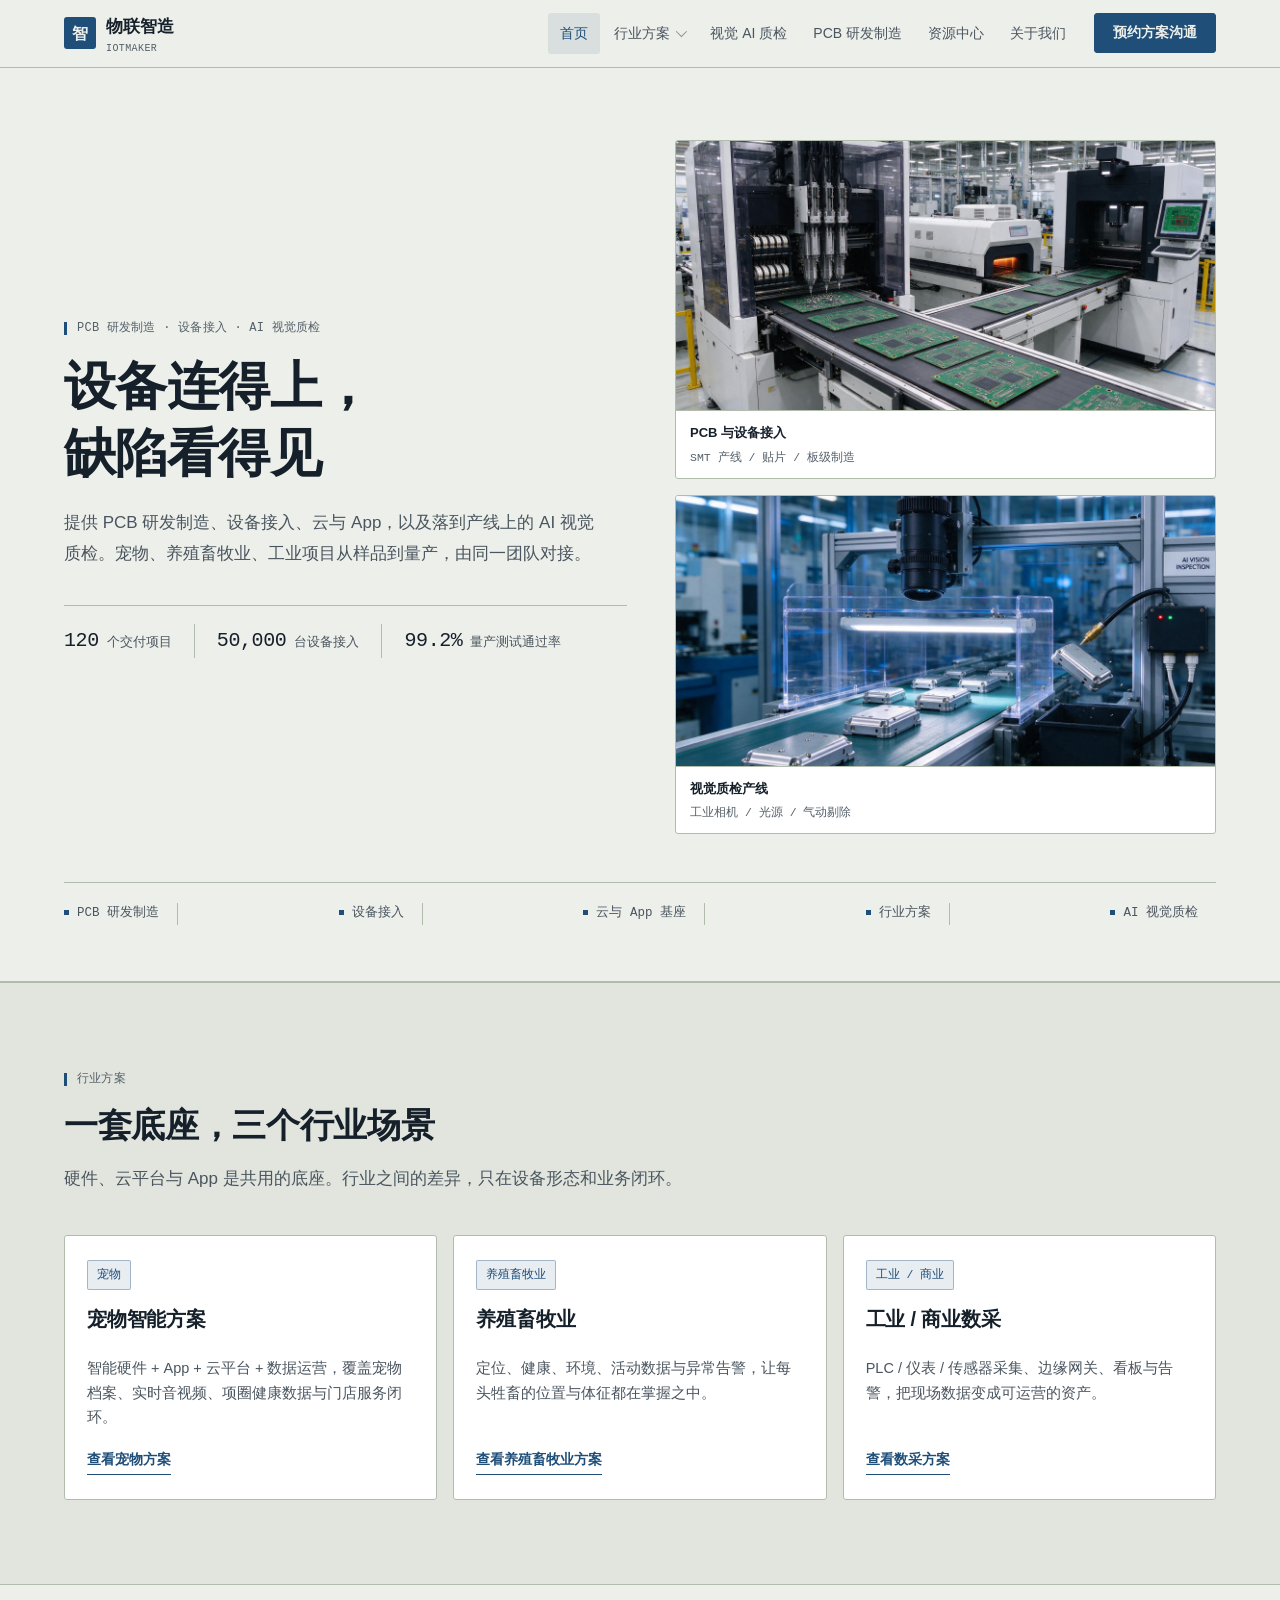
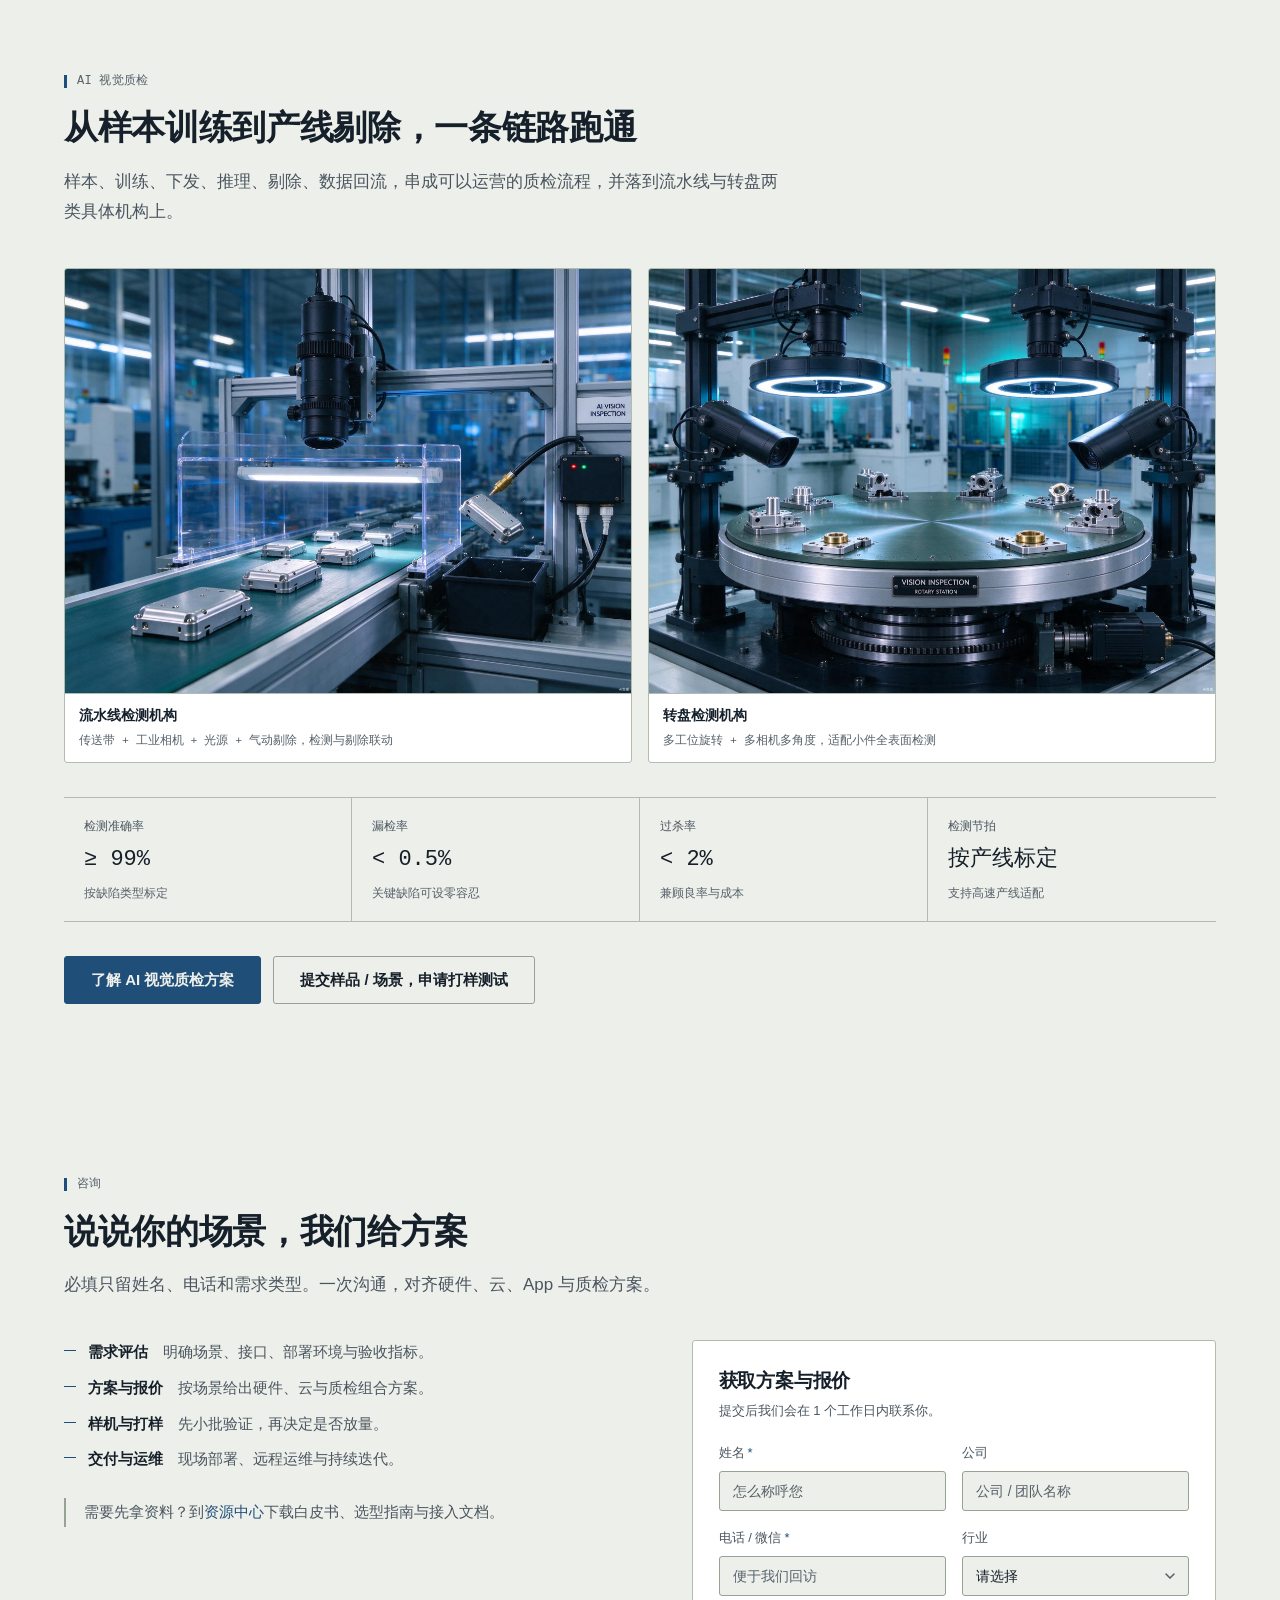
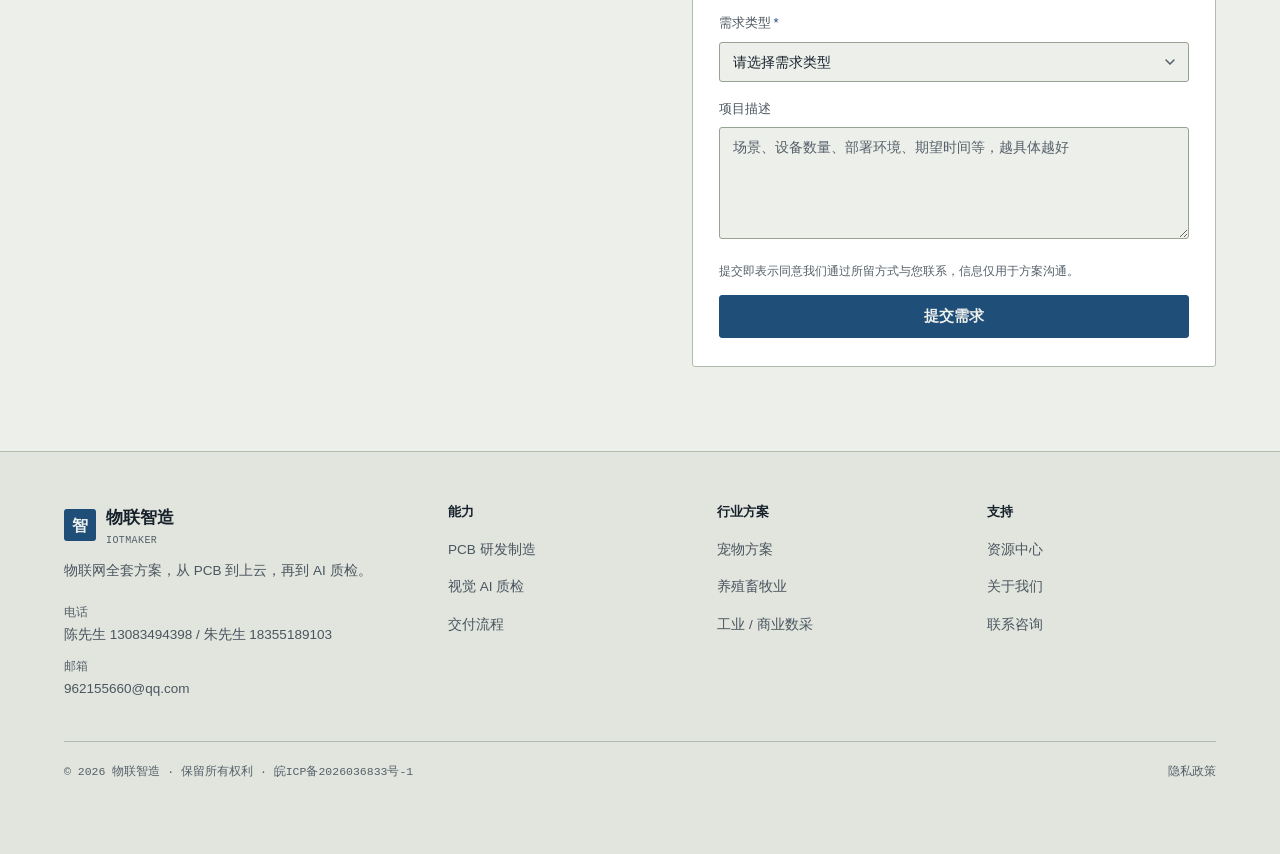
<file: index.html>
<!DOCTYPE html>
<html lang="zh-CN">
<head>
<meta charset="UTF-8">
<meta name="viewport" content="width=device-width, initial-scale=1">
<title>物联智造 · 移联万物，AI 视觉智能</title>
<meta name="description" content="物联智造以「移联万物」的设备连接与数据基座，叠加 AI 视觉智能，为宠物、养殖畜牧业、工业等行业交付从硬件到应用的一体化方案，并提供 PCB 研发制造能力。">
<link rel="stylesheet" href="/assets/css/style.css">
</head>
<body>
<div data-site-header></div>

<main>

<!-- ========== 首屏：双主线（移联万物 / AI 视觉智能） ========== -->
<section class="hero">
  <div class="container">
    <div class="hero__grid">
      <div class="hero__copy reveal">
        <span class="eyebrow">PCB 研发制造 · 设备接入 · AI 视觉质检</span>
        <h1 class="h1 hero__title">设备连得上，<br>缺陷看得见</h1>
        <p class="lead hero__sub">提供 PCB 研发制造、设备接入、云与 App，以及落到产线上的 AI 视觉质检。宠物、养殖畜牧业、工业项目从样品到量产，由同一团队对接。</p>
        <div class="hero__meta">
          <div class="hero__meta-item"><b>120</b><span>个交付项目</span></div>
          <div class="hero__meta-item"><b>50,000</b><span>台设备接入</span></div>
          <div class="hero__meta-item"><b>99.2%</b><span>量产测试通过率</span></div>
        </div>
      </div>

      <div class="hero__visual reveal d1">
        <div class="pillar-visual">
          <figure class="figure">
            <img src="/assets/img/pcb-smt.jpg" alt="SMT 产线上的 PCB 板与贴片设备" fetchpriority="high">
            <figcaption class="figure__caption">PCB 与设备接入<span>SMT 产线 / 贴片 / 板级制造</span></figcaption>
          </figure>
          <figure class="figure">
            <img src="/assets/img/ai-line.jpg" alt="流水线上的工业相机视觉检测机构" loading="lazy">
            <figcaption class="figure__caption">视觉质检产线<span>工业相机 / 光源 / 气动剔除</span></figcaption>
          </figure>
        </div>
      </div>
    </div>

    <div class="trustbar reveal d2">
      <div class="trustbar__row">
        <span class="trustbar__item">PCB 研发制造</span>
        <span class="trustbar__item">设备接入</span>
        <span class="trustbar__item">云与 App 基座</span>
        <span class="trustbar__item">行业方案</span>
        <span class="trustbar__item">AI 视觉质检</span>
      </div>
    </div>
  </div>
</section>

<!-- ========== 行业方案入口 ========== -->
<section class="section section--alt" id="solutions">
  <div class="container">
    <div class="section-head section-head--center reveal">
      <span class="eyebrow">行业方案</span>
      <h2 class="h2">一套底座，三个行业场景</h2>
      <p class="lead">硬件、云平台与 App 是共用的底座。行业之间的差异，只在设备形态和业务闭环。</p>
    </div>

    <div class="grid grid--3">
      <article class="card card--accent reveal">
        <span class="tag tag--cyan">宠物</span>
        <h3 class="card__title" style="margin-top:16px">宠物智能方案</h3>
        <p class="card__text">智能硬件 + App + 云平台 + 数据运营，覆盖宠物档案、实时音视频、项圈健康数据与门店服务闭环。</p>
        <a class="card__link" href="/solutions/pet/">查看宠物方案</a>
      </article>

      <article class="card card--accent reveal d1">
        <span class="tag tag--cyan">养殖畜牧业</span>
        <h3 class="card__title" style="margin-top:16px">养殖畜牧业</h3>
        <p class="card__text">定位、健康、环境、活动数据与异常告警，让每头牲畜的位置与体征都在掌握之中。</p>
        <a class="card__link" href="/solutions/livestock/">查看养殖畜牧业方案</a>
      </article>

      <article class="card card--accent reveal d2">
        <span class="tag tag--cyan">工业 / 商业</span>
        <h3 class="card__title" style="margin-top:16px">工业 / 商业数采</h3>
        <p class="card__text">PLC / 仪表 / 传感器采集、边缘网关、看板与告警，把现场数据变成可运营的资产。</p>
        <a class="card__link" href="/solutions/industrial/">查看数采方案</a>
      </article>
    </div>
  </div>
</section>

<!-- ========== AI 视觉智能专区 ========== -->
<section class="section" id="ai">
  <div class="container">
    <div class="section-head reveal">
      <span class="eyebrow">AI 视觉质检</span>
      <h2 class="h2">从样本训练到产线剔除，一条链路跑通</h2>
      <p class="lead">样本、训练、下发、推理、剔除、数据回流，串成可以运营的质检流程，并落到流水线与转盘两类具体机构上。</p>
    </div>

    <div class="figures reveal d1">
      <figure class="figure">
        <img src="/assets/img/ai-line.jpg" alt="流水线视觉检测机构：传送带上的工件经过工业相机与光源，末端由气动机构剔除不良品" loading="lazy">
        <figcaption class="figure__caption">流水线检测机构<span>传送带 + 工业相机 + 光源 + 气动剔除，检测与剔除联动</span></figcaption>
      </figure>
      <figure class="figure">
        <img src="/assets/img/ai-turntable.jpg" alt="转盘式视觉检测机构：多工位旋转转盘配合多台工业相机进行多角度拍摄" loading="lazy">
        <figcaption class="figure__caption">转盘检测机构<span>多工位旋转 + 多相机多角度，适配小件全表面检测</span></figcaption>
      </figure>
    </div>

    <div class="kpis reveal d2" style="margin-top:34px">
      <div class="kpi"><div class="kpi__label">检测准确率</div><div class="kpi__value">≥ 99%</div><div class="kpi__hint">按缺陷类型标定</div></div>
      <div class="kpi"><div class="kpi__label">漏检率</div><div class="kpi__value">&lt; 0.5%</div><div class="kpi__hint">关键缺陷可设零容忍</div></div>
      <div class="kpi"><div class="kpi__label">过杀率</div><div class="kpi__value">&lt; 2%</div><div class="kpi__hint">兼顾良率与成本</div></div>
      <div class="kpi"><div class="kpi__label">检测节拍</div><div class="kpi__value">按产线标定</div><div class="kpi__hint">支持高速产线适配</div></div>
    </div>

    <div class="actions-row reveal d3">
      <a class="btn btn--primary btn--lg" href="/ai-inspection/">了解 AI 视觉质检方案</a>
      <a class="btn btn--ghost btn--lg" href="/contact/#form">提交样品 / 场景，申请打样测试</a>
    </div>
  </div>
</section>

<!-- ========== 咨询表单 ========== -->
<section class="section" id="contact">
  <div class="container">
    <div class="section-head section-head--center reveal">
      <span class="eyebrow">咨询</span>
      <h2 class="h2">说说你的场景，我们给方案</h2>
      <p class="lead">必填只留姓名、电话和需求类型。一次沟通，对齐硬件、云、App 与质检方案。</p>
    </div>

    <div class="split" style="align-items:flex-start">
      <div class="reveal">
        <ul class="checklist">
          <li><b>需求评估</b>　明确场景、接口、部署环境与验收指标。</li>
          <li><b>方案与报价</b>　按场景给出硬件、云与质检组合方案。</li>
          <li><b>样机与打样</b>　先小批验证，再决定是否放量。</li>
          <li><b>交付与运维</b>　现场部署、远程运维与持续迭代。</li>
        </ul>
        <p class="quote" style="margin-top:26px">需要先拿资料？到<a href="/resources/" style="color:var(--signal)">资源中心</a>下载白皮书、选型指南与接入文档。</p>
      </div>

      <form class="form reveal d1" id="form" data-form>
        <h3 class="h4" style="margin-bottom:6px">获取方案与报价</h3>
        <p class="small muted" style="margin:0 0 20px">提交后我们会在 1 个工作日内联系你。</p>
        <div class="form__grid">
          <div class="field">
            <label class="field__label">姓名<span class="req">*</span></label>
            <input class="input" name="name" required placeholder="怎么称呼您">
            <span class="field__error">请填写姓名</span>
          </div>
          <div class="field">
            <label class="field__label">公司</label>
            <input class="input" name="company" placeholder="公司 / 团队名称">
          </div>
          <div class="field">
            <label class="field__label">电话 / 微信<span class="req">*</span></label>
            <input class="input" name="phone" type="tel" required placeholder="便于我们回访">
            <span class="field__error">请填写正确的联系方式</span>
          </div>
          <div class="field">
            <label class="field__label">行业</label>
            <select class="select" name="industry">
              <option value="">请选择</option>
              <option>宠物</option>
              <option>养殖畜牧业</option>
              <option>工业 / 商业数采</option>
              <option>其他</option>
            </select>
          </div>
          <div class="field field--full">
            <label class="field__label">需求类型<span class="req">*</span></label>
            <select class="select" name="type" required>
              <option value="">请选择需求类型</option>
              <option>PCB 设计 / 打样 / 批量生产</option>
              <option>行业方案（含硬件 · 云 · App）</option>
              <option>视觉 AI 质检</option>
            </select>
            <span class="field__error">请选择需求类型</span>
          </div>
          <div class="field field--full">
            <label class="field__label">项目描述</label>
            <textarea class="textarea" name="desc" placeholder="场景、设备数量、部署环境、期望时间等，越具体越好"></textarea>
          </div>
        </div>
        <div class="form__foot">
          <span class="form__note">提交即表示同意我们通过所留方式与您联系，信息仅用于方案沟通。</span>
          <button class="btn btn--primary" type="submit" data-label="提交需求">提交需求</button>
        </div>
        <div class="form__success">✓ 已收到您的需求，我们会在 1 个工作日内与您联系。</div>
      </form>
    </div>
  </div>
</section>

</main>

<div data-site-footer></div>
<script src="/assets/js/main.js"></script>
</body>
</html>
</file>
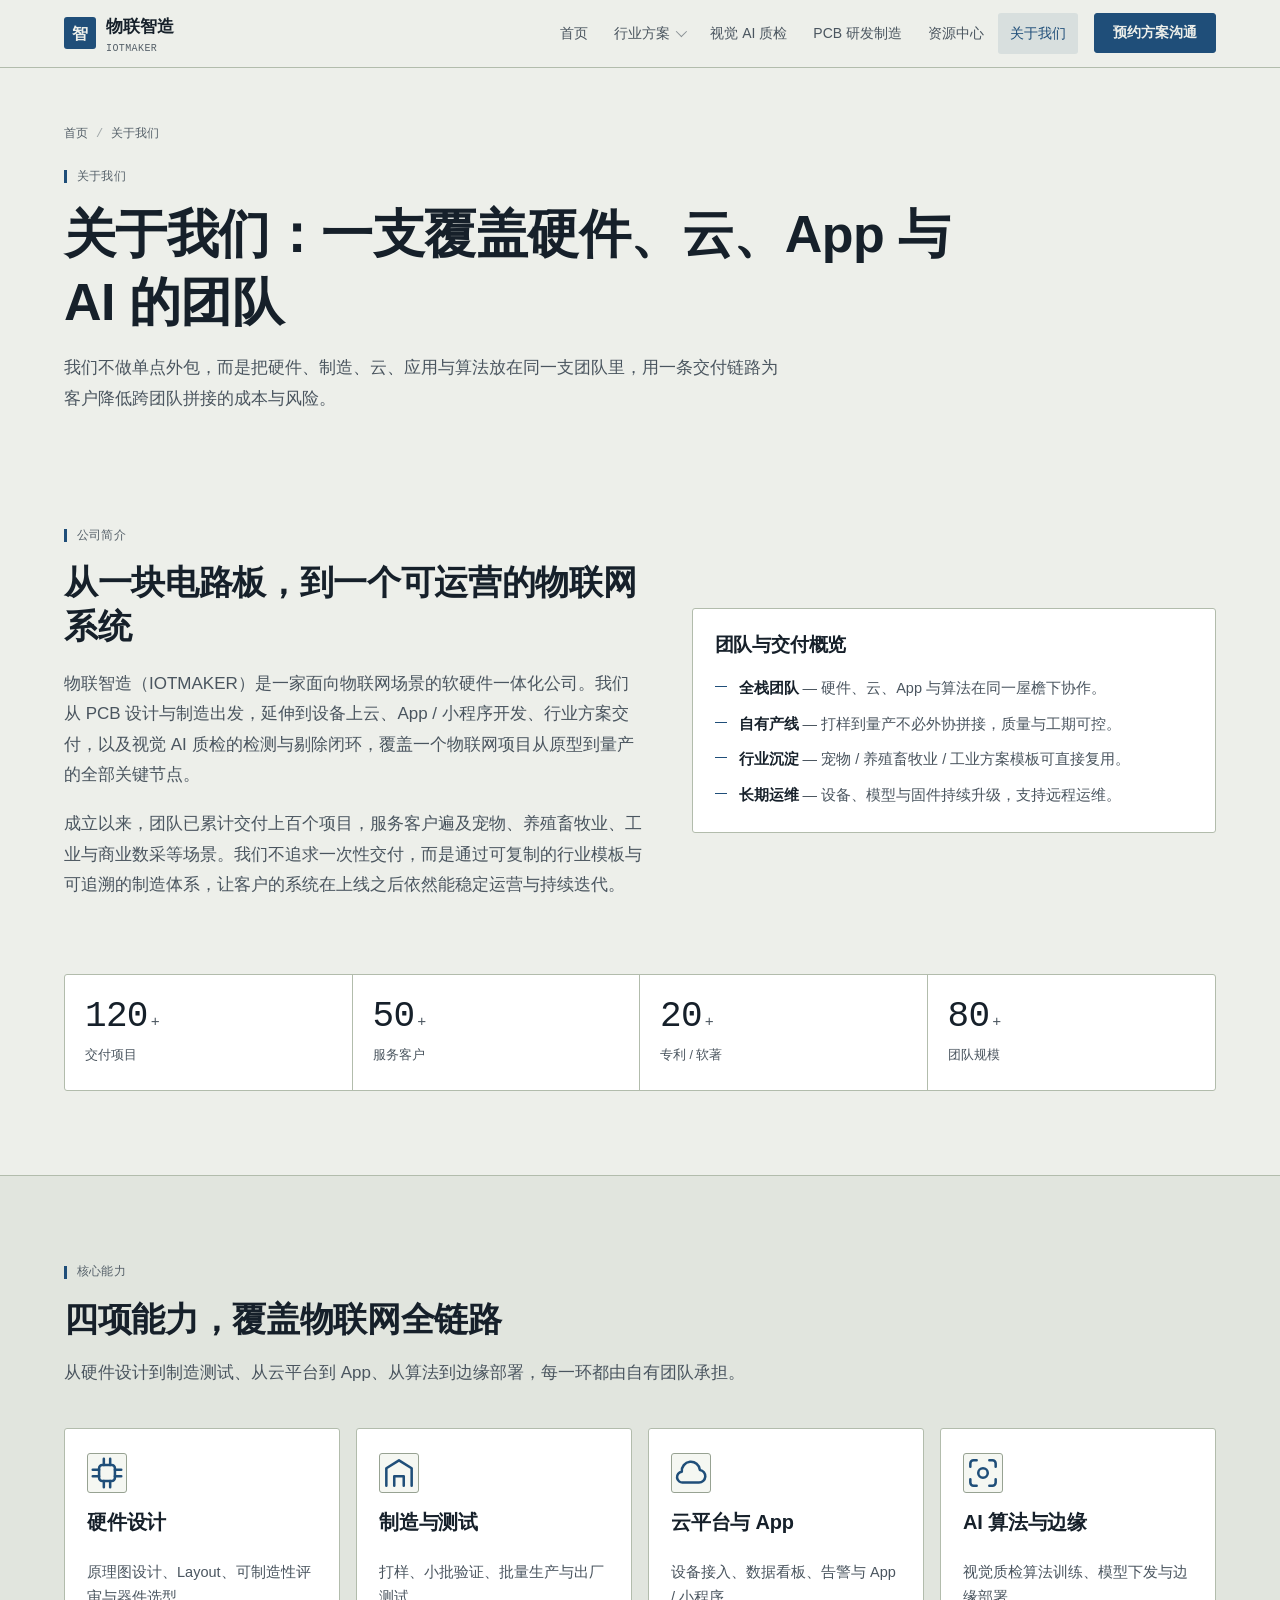
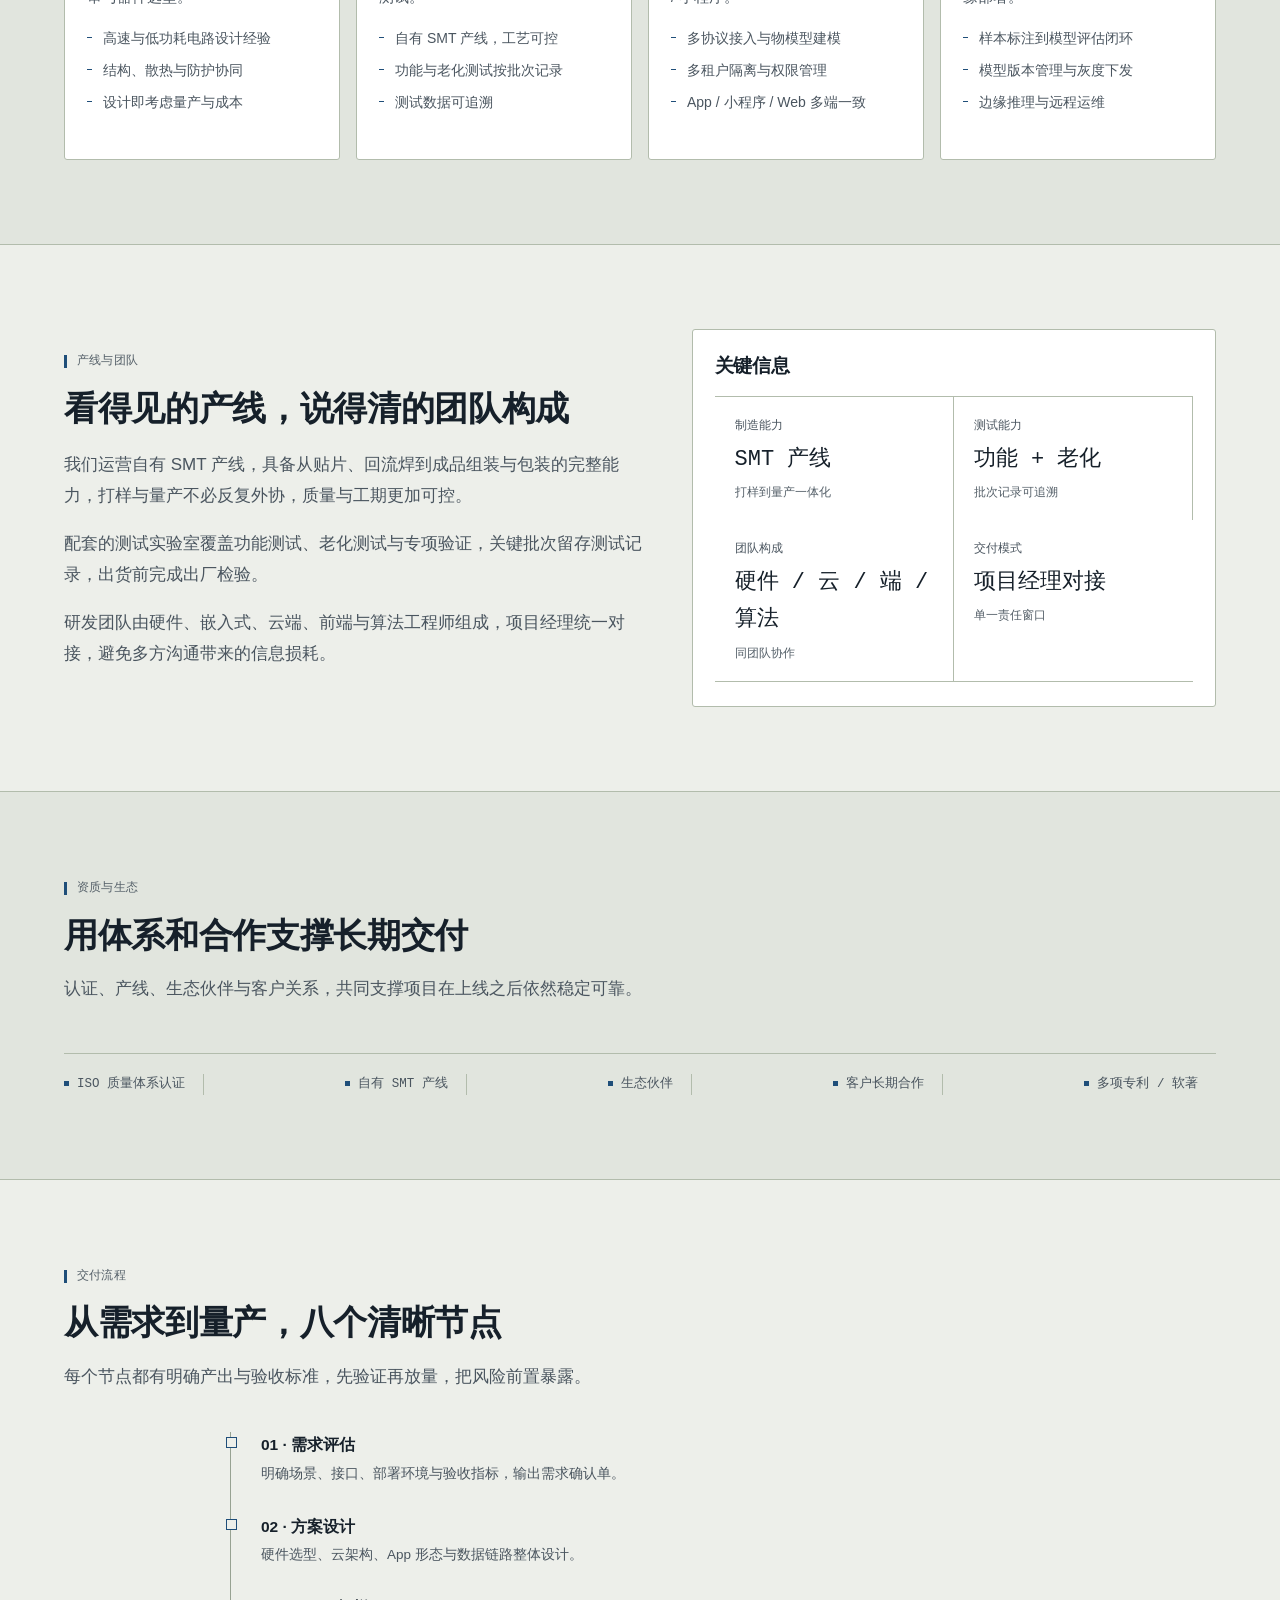
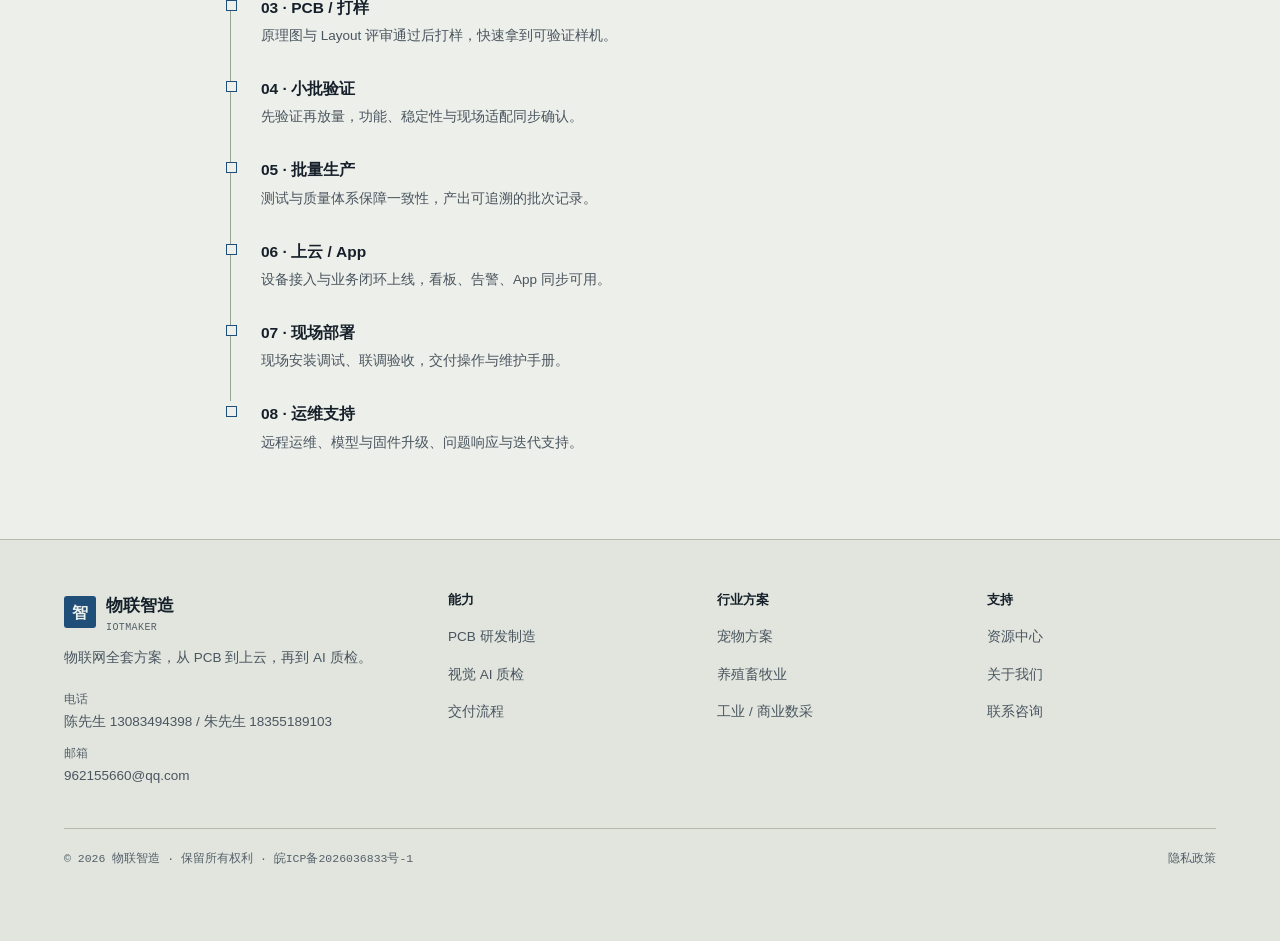
<file: about/index.html>
<!DOCTYPE html>
<html lang="zh-CN">
<head>
<meta charset="UTF-8">
<meta name="viewport" content="width=device-width, initial-scale=1">
<title>关于我们 · 物联智造</title>
<meta name="description" content="物联智造是一支覆盖硬件、云、App 与 AI 的团队，自有 SMT 产线与测试实验室，提供从 PCB 到上云、再到视觉 AI 质检的一条交付链路。">
<link rel="stylesheet" href="/assets/css/style.css">
</head>
<body>
<div data-site-header></div>

<main>

<!-- ========== 页头 ========== -->
<section class="page-hero">
  <div class="container">
    <nav class="breadcrumb"><a href="/">首页</a><i>/</i><span>关于我们</span></nav>
    <span class="eyebrow">关于我们</span>
    <h1 class="h1 page-hero__title">关于我们：一支覆盖硬件、云、App 与 AI 的团队</h1>
    <p class="lead page-hero__lead">我们不做单点外包，而是把硬件、制造、云、应用与算法放在同一支团队里，用一条交付链路为客户降低跨团队拼接的成本与风险。</p>
  </div>
</section>

<!-- ========== 公司简介 ========== -->
<section class="section">
  <div class="container">
    <div class="split">
      <div class="reveal">
        <span class="eyebrow">公司简介</span>
        <h2 class="h2" style="margin-bottom:20px">从一块电路板，到一个可运营的物联网系统</h2>
        <div class="stack">
          <p class="lead">物联智造（IOTMAKER）是一家面向物联网场景的软硬件一体化公司。我们从 PCB 设计与制造出发，延伸到设备上云、App / 小程序开发、行业方案交付，以及视觉 AI 质检的检测与剔除闭环，覆盖一个物联网项目从原型到量产的全部关键节点。</p>
          <p class="lead">成立以来，团队已累计交付上百个项目，服务客户遍及宠物、养殖畜牧业、工业与商业数采等场景。我们不追求一次性交付，而是通过可复制的行业模板与可追溯的制造体系，让客户的系统在上线之后依然能稳定运营与持续迭代。</p>
        </div>
      </div>
      <div class="panel reveal d1">
        <h4 class="h4" style="margin-bottom:18px">团队与交付概览</h4>
        <ul class="checklist">
          <li><b>全栈团队</b> — 硬件、云、App 与算法在同一屋檐下协作。</li>
          <li><b>自有产线</b> — 打样到量产不必外协拼接，质量与工期可控。</li>
          <li><b>行业沉淀</b> — 宠物 / 养殖畜牧业 / 工业方案模板可直接复用。</li>
          <li><b>长期运维</b> — 设备、模型与固件持续升级，支持远程运维。</li>
        </ul>
      </div>
    </div>

    <div class="stats reveal d1" style="margin-top:56px">
      <div class="stat"><div class="stat__num"><span data-count="120">0</span><small>+</small></div><div class="stat__label">交付项目</div></div>
      <div class="stat"><div class="stat__num"><span data-count="50">0</span><small>+</small></div><div class="stat__label">服务客户</div></div>
      <div class="stat"><div class="stat__num"><span data-count="20">0</span><small>+</small></div><div class="stat__label">专利 / 软著</div></div>
      <div class="stat"><div class="stat__num"><span data-count="80">0</span><small>+</small></div><div class="stat__label">团队规模</div></div>
    </div>
  </div>
</section>

<!-- ========== 四项核心能力 ========== -->
<section class="section section--alt">
  <div class="container">
    <div class="section-head section-head--center reveal">
      <span class="eyebrow">核心能力</span>
      <h2 class="h2">四项能力，覆盖物联网全链路</h2>
      <p class="lead">从硬件设计到制造测试、从云平台到 App、从算法到边缘部署，每一环都由自有团队承担。</p>
    </div>

    <div class="grid grid--4">
      <article class="card reveal">
        <div class="card__icon">
          <svg viewBox="0 0 24 24" fill="none" stroke="currentColor" stroke-width="1.6" stroke-linecap="round">
            <rect x="7" y="7" width="10" height="10" rx="2"/>
            <path d="M10 3v4M14 3v4M10 17v4M14 17v4M3 10h4M3 14h4M17 10h4M17 14h4"/>
          </svg>
        </div>
        <h3 class="card__title">硬件设计</h3>
        <p class="card__text">原理图设计、Layout、可制造性评审与器件选型。</p>
        <ul class="card__list">
          <li>高速与低功耗电路设计经验</li>
          <li>结构、散热与防护协同</li>
          <li>设计即考虑量产与成本</li>
        </ul>
      </article>

      <article class="card reveal d1">
        <div class="card__icon">
          <svg viewBox="0 0 24 24" fill="none" stroke="currentColor" stroke-width="1.6" stroke-linecap="round" stroke-linejoin="round">
            <path d="M4 20V9l8-5 8 5v11"/>
            <path d="M9 20v-6h6v6"/>
          </svg>
        </div>
        <h3 class="card__title">制造与测试</h3>
        <p class="card__text">打样、小批验证、批量生产与出厂测试。</p>
        <ul class="card__list">
          <li>自有 SMT 产线，工艺可控</li>
          <li>功能与老化测试按批次记录</li>
          <li>测试数据可追溯</li>
        </ul>
      </article>

      <article class="card reveal d2">
        <div class="card__icon">
          <svg viewBox="0 0 24 24" fill="none" stroke="currentColor" stroke-width="1.6" stroke-linecap="round" stroke-linejoin="round">
            <path d="M7 18h10a4 4 0 0 0 .6-7.96A5.5 5.5 0 0 0 6.2 11.2A3.4 3.4 0 0 0 7 18Z"/>
          </svg>
        </div>
        <h3 class="card__title">云平台与 App</h3>
        <p class="card__text">设备接入、数据看板、告警与 App / 小程序。</p>
        <ul class="card__list">
          <li>多协议接入与物模型建模</li>
          <li>多租户隔离与权限管理</li>
          <li>App / 小程序 / Web 多端一致</li>
        </ul>
      </article>

      <article class="card reveal d3">
        <div class="card__icon">
          <svg viewBox="0 0 24 24" fill="none" stroke="currentColor" stroke-width="1.6" stroke-linecap="round">
            <path d="M4 8V6a2 2 0 0 1 2-2h2M20 8V6a2 2 0 0 0-2-2h-2M4 16v2a2 2 0 0 0 2 2h2M20 16v2a2 2 0 0 1-2 2h-2"/>
            <circle cx="12" cy="12" r="3"/>
          </svg>
        </div>
        <h3 class="card__title">AI 算法与边缘</h3>
        <p class="card__text">视觉质检算法训练、模型下发与边缘部署。</p>
        <ul class="card__list">
          <li>样本标注到模型评估闭环</li>
          <li>模型版本管理与灰度下发</li>
          <li>边缘推理与远程运维</li>
        </ul>
      </article>
    </div>
  </div>
</section>

<!-- ========== 产线与团队 ========== -->
<section class="section">
  <div class="container">
    <div class="split">
      <div class="reveal">
        <span class="eyebrow">产线与团队</span>
        <h2 class="h2" style="margin-bottom:20px">看得见的产线，说得清的团队构成</h2>
        <div class="stack">
          <p class="lead">我们运营自有 SMT 产线，具备从贴片、回流焊到成品组装与包装的完整能力，打样与量产不必反复外协，质量与工期更加可控。</p>
          <p class="lead">配套的测试实验室覆盖功能测试、老化测试与专项验证，关键批次留存测试记录，出货前完成出厂检验。</p>
          <p class="lead">研发团队由硬件、嵌入式、云端、前端与算法工程师组成，项目经理统一对接，避免多方沟通带来的信息损耗。</p>
        </div>
      </div>
      <div class="panel reveal d1">
        <h4 class="h4" style="margin-bottom:18px">关键信息</h4>
        <div class="kpis">
          <div class="kpi"><div class="kpi__label">制造能力</div><div class="kpi__value">SMT 产线</div><div class="kpi__hint">打样到量产一体化</div></div>
          <div class="kpi"><div class="kpi__label">测试能力</div><div class="kpi__value">功能 + 老化</div><div class="kpi__hint">批次记录可追溯</div></div>
          <div class="kpi"><div class="kpi__label">团队构成</div><div class="kpi__value">硬件 / 云 / 端 / 算法</div><div class="kpi__hint">同团队协作</div></div>
          <div class="kpi"><div class="kpi__label">交付模式</div><div class="kpi__value">项目经理对接</div><div class="kpi__hint">单一责任窗口</div></div>
        </div>
      </div>
    </div>
  </div>
</section>

<!-- ========== 资质与合作生态 ========== -->
<section class="section section--alt">
  <div class="container">
    <div class="section-head section-head--center reveal">
      <span class="eyebrow">资质与生态</span>
      <h2 class="h2">用体系和合作支撑长期交付</h2>
      <p class="lead">认证、产线、生态伙伴与客户关系，共同支撑项目在上线之后依然稳定可靠。</p>
    </div>

    <div class="trustbar reveal d1">
      <div class="trustbar__row">
        <span class="trustbar__item">ISO 质量体系认证</span>
        <span class="trustbar__item">自有 SMT 产线</span>
        <span class="trustbar__item">生态伙伴</span>
        <span class="trustbar__item">客户长期合作</span>
        <span class="trustbar__item">多项专利 / 软著</span>
      </div>
    </div>
  </div>
</section>

<!-- ========== 交付流程 ========== -->
<section class="section" id="process">
  <div class="container">
    <div class="section-head section-head--center reveal">
      <span class="eyebrow">交付流程</span>
      <h2 class="h2">从需求到量产，八个清晰节点</h2>
      <p class="lead">每个节点都有明确产出与验收标准，先验证再放量，把风险前置暴露。</p>
    </div>

    <div class="timeline reveal d1" style="max-width:820px;margin:0 auto">
      <div class="timeline__item"><div class="timeline__title">01 · 需求评估</div><div class="timeline__text">明确场景、接口、部署环境与验收指标，输出需求确认单。</div></div>
      <div class="timeline__item"><div class="timeline__title">02 · 方案设计</div><div class="timeline__text">硬件选型、云架构、App 形态与数据链路整体设计。</div></div>
      <div class="timeline__item"><div class="timeline__title">03 · PCB / 打样</div><div class="timeline__text">原理图与 Layout 评审通过后打样，快速拿到可验证样机。</div></div>
      <div class="timeline__item"><div class="timeline__title">04 · 小批验证</div><div class="timeline__text">先验证再放量，功能、稳定性与现场适配同步确认。</div></div>
      <div class="timeline__item"><div class="timeline__title">05 · 批量生产</div><div class="timeline__text">测试与质量体系保障一致性，产出可追溯的批次记录。</div></div>
      <div class="timeline__item"><div class="timeline__title">06 · 上云 / App</div><div class="timeline__text">设备接入与业务闭环上线，看板、告警、App 同步可用。</div></div>
      <div class="timeline__item"><div class="timeline__title">07 · 现场部署</div><div class="timeline__text">现场安装调试、联调验收，交付操作与维护手册。</div></div>
      <div class="timeline__item"><div class="timeline__title">08 · 运维支持</div><div class="timeline__text">远程运维、模型与固件升级、问题响应与迭代支持。</div></div>
    </div>
  </div>
</section>

</main>

<div data-site-footer></div>
<script src="/assets/js/main.js"></script>
</body>
</html>
</file>
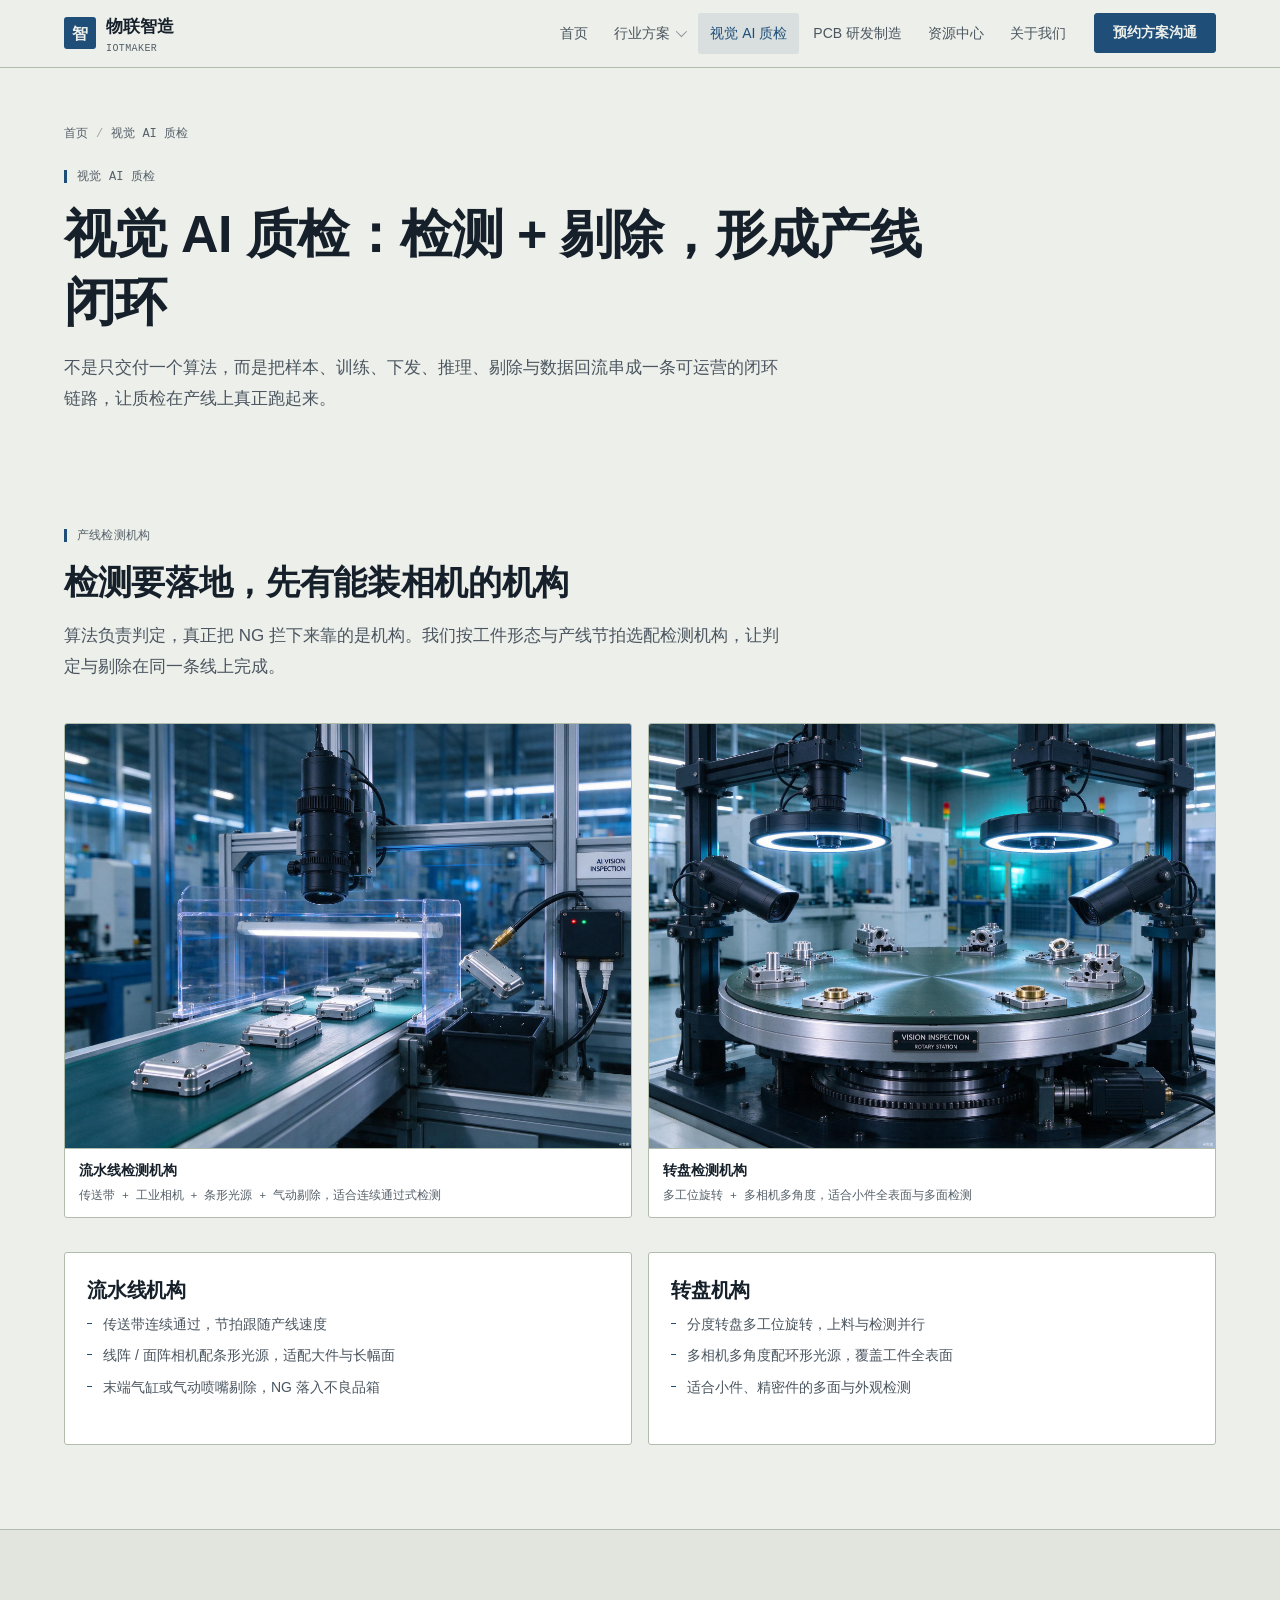
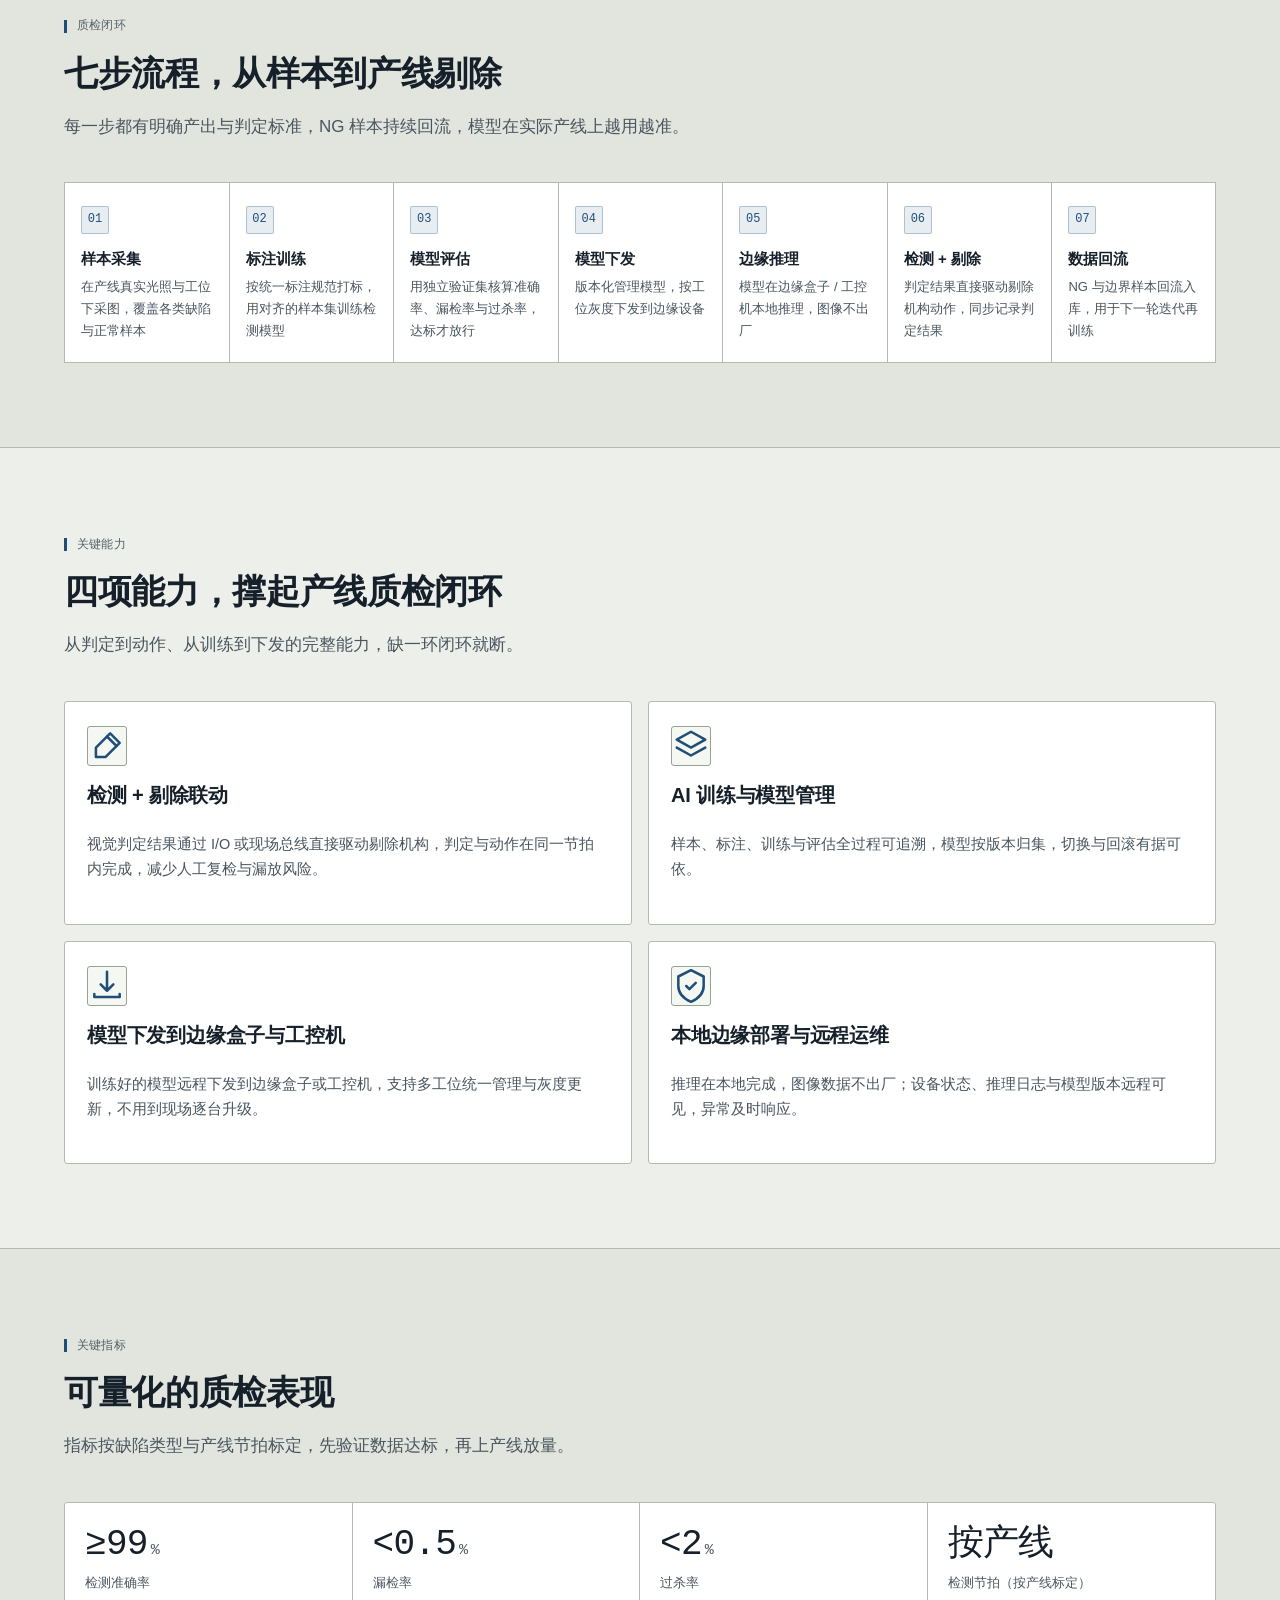
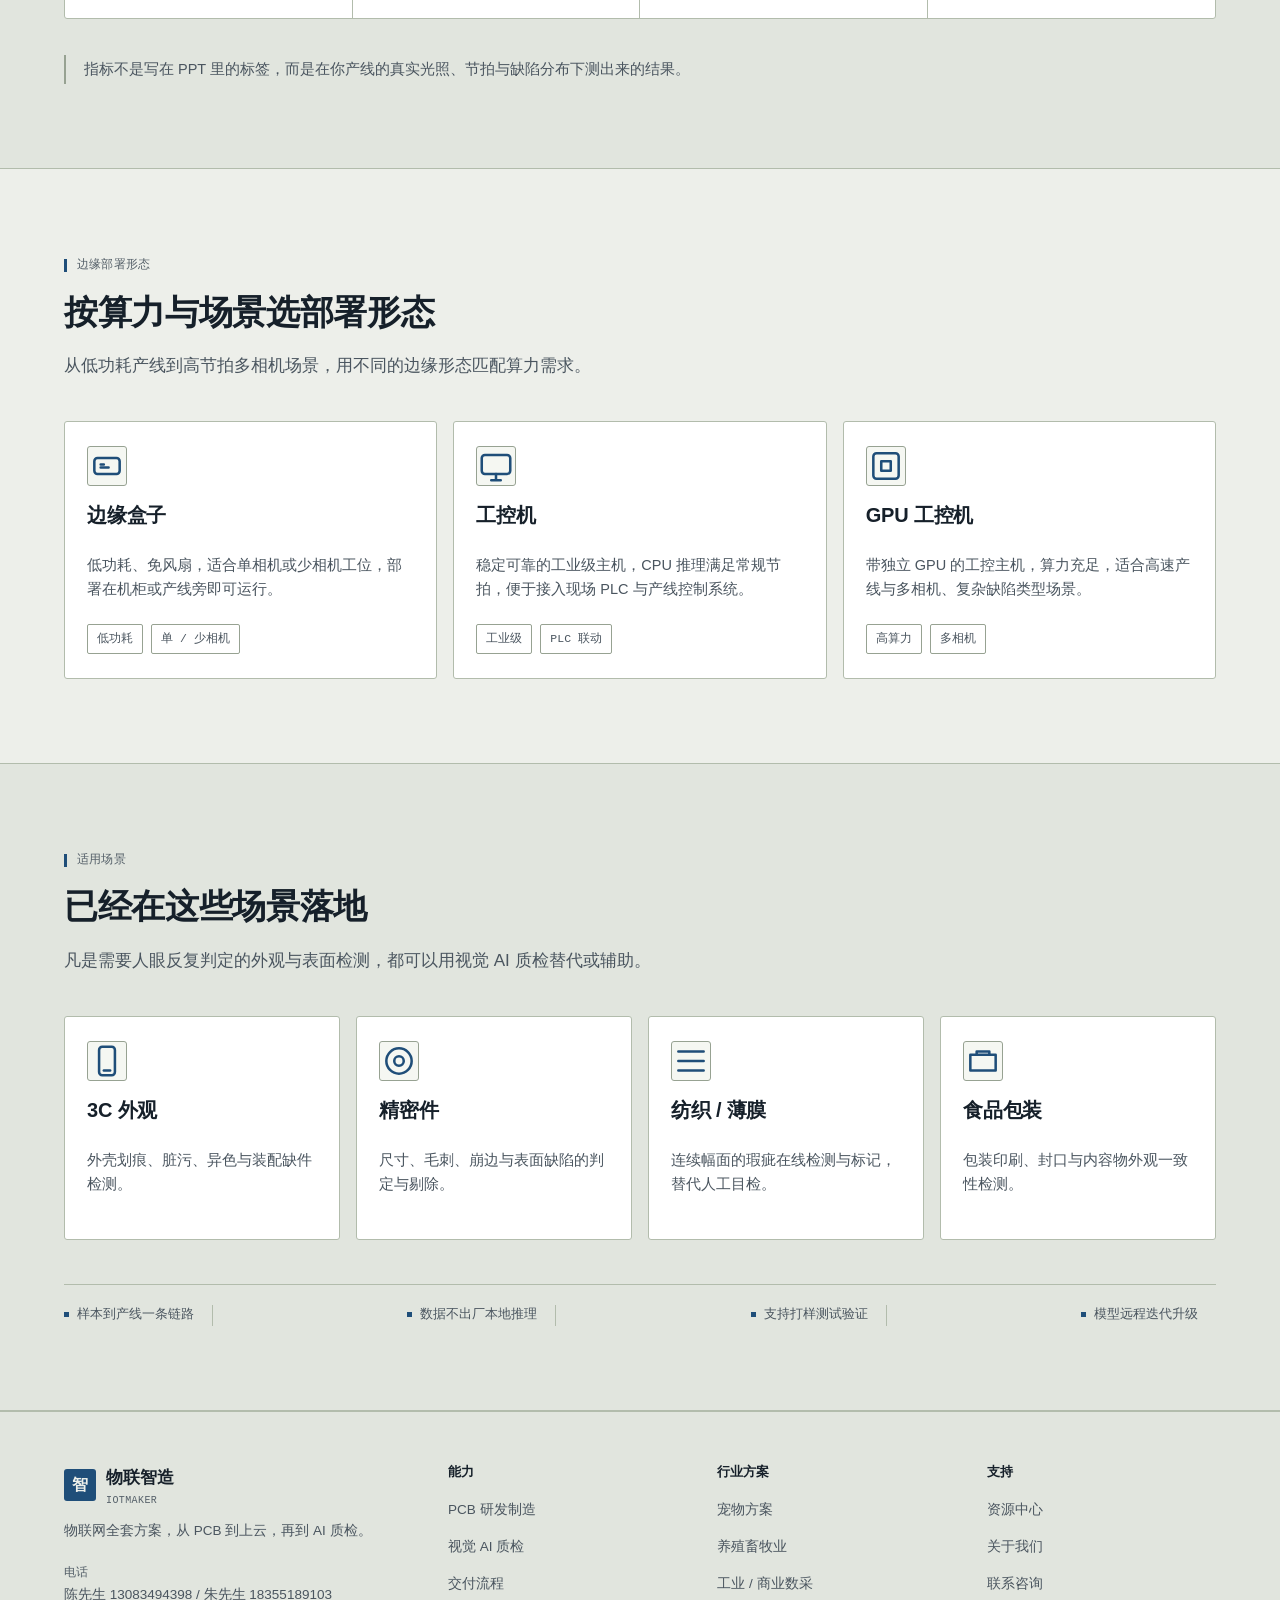
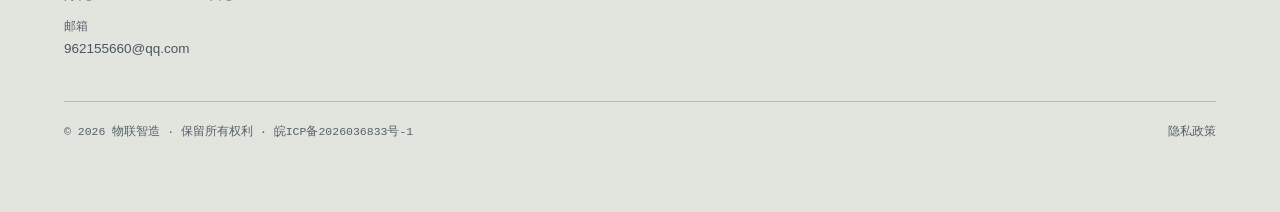
<file: ai-inspection/index.html>
<!DOCTYPE html>
<html lang="zh-CN">
<head>
<meta charset="UTF-8">
<meta name="viewport" content="width=device-width, initial-scale=1">
<title>视觉 AI 质检 · 物联智造</title>
<meta name="description" content="物联智造视觉 AI 质检方案：从样本采集、标注训练到边缘推理与检测 + 剔除联动，形成产线质检闭环。支持边缘盒子 / 工控机本地部署与远程运维，检测准确率 ≥99%、漏检率 <0.5%。">
<link rel="stylesheet" href="/assets/css/style.css">
</head>
<body>
<div data-site-header></div>

<main>

<!-- ========== 页头 ========== -->
<section class="page-hero">
  <div class="container">
    <nav class="breadcrumb"><a href="/">首页</a><i>/</i><span>视觉 AI 质检</span></nav>
    <span class="eyebrow">视觉 AI 质检</span>
    <h1 class="h1 page-hero__title">视觉 AI 质检：检测 + 剔除，形成产线闭环</h1>
    <p class="lead page-hero__lead">不是只交付一个算法，而是把样本、训练、下发、推理、剔除与数据回流串成一条可运营的闭环链路，让质检在产线上真正跑起来。</p>
  </div>
</section>

<!-- ========== 屏一：产线检测机构 ========== -->
<section class="section" id="mechanism">
  <div class="container">
    <div class="section-head reveal">
      <span class="eyebrow">产线检测机构</span>
      <h2 class="h2">检测要落地，先有能装相机的机构</h2>
      <p class="lead">算法负责判定，真正把 NG 拦下来靠的是机构。我们按工件形态与产线节拍选配检测机构，让判定与剔除在同一条线上完成。</p>
    </div>

    <div class="figures reveal d1">
      <figure class="figure">
        <img src="/assets/img/ai-line.jpg" alt="流水线视觉检测机构：传送带上的工件经过工业相机与条形光源，末端由气动机构剔除不良品" loading="lazy">
        <figcaption class="figure__caption">流水线检测机构<span>传送带 + 工业相机 + 条形光源 + 气动剔除，适合连续通过式检测</span></figcaption>
      </figure>
      <figure class="figure">
        <img src="/assets/img/ai-turntable.jpg" alt="转盘式视觉检测机构：多工位旋转转盘配合多台工业相机进行多角度拍摄" loading="lazy">
        <figcaption class="figure__caption">转盘检测机构<span>多工位旋转 + 多相机多角度，适合小件全表面与多面检测</span></figcaption>
      </figure>
    </div>

    <div class="grid grid--2" style="margin-top:34px">
      <article class="card reveal">
        <h3 class="card__title">流水线机构</h3>
        <ul class="card__list">
          <li>传送带连续通过，节拍跟随产线速度</li>
          <li>线阵 / 面阵相机配条形光源，适配大件与长幅面</li>
          <li>末端气缸或气动喷嘴剔除，NG 落入不良品箱</li>
        </ul>
      </article>
      <article class="card reveal d1">
        <h3 class="card__title">转盘机构</h3>
        <ul class="card__list">
          <li>分度转盘多工位旋转，上料与检测并行</li>
          <li>多相机多角度配环形光源，覆盖工件全表面</li>
          <li>适合小件、精密件的多面与外观检测</li>
        </ul>
      </article>
    </div>
  </div>
</section>

<!-- ========== 屏二：七步闭环流程 ========== -->
<section class="section section--alt" id="flow">
  <div class="container">
    <div class="section-head reveal">
      <span class="eyebrow">质检闭环</span>
      <h2 class="h2">七步流程，从样本到产线剔除</h2>
      <p class="lead">每一步都有明确产出与判定标准，NG 样本持续回流，模型在实际产线上越用越准。</p>
    </div>

    <div class="flow flow--row reveal d1">
      <div class="flow__step"><span class="flow__num">01</span><div class="flow__title">样本采集</div><div class="flow__text">在产线真实光照与工位下采图，覆盖各类缺陷与正常样本</div></div>
      <div class="flow__step"><span class="flow__num">02</span><div class="flow__title">标注训练</div><div class="flow__text">按统一标注规范打标，用对齐的样本集训练检测模型</div></div>
      <div class="flow__step"><span class="flow__num">03</span><div class="flow__title">模型评估</div><div class="flow__text">用独立验证集核算准确率、漏检率与过杀率，达标才放行</div></div>
      <div class="flow__step"><span class="flow__num">04</span><div class="flow__title">模型下发</div><div class="flow__text">版本化管理模型，按工位灰度下发到边缘设备</div></div>
      <div class="flow__step"><span class="flow__num">05</span><div class="flow__title">边缘推理</div><div class="flow__text">模型在边缘盒子 / 工控机本地推理，图像不出厂</div></div>
      <div class="flow__step"><span class="flow__num">06</span><div class="flow__title">检测 + 剔除</div><div class="flow__text">判定结果直接驱动剔除机构动作，同步记录判定结果</div></div>
      <div class="flow__step"><span class="flow__num">07</span><div class="flow__title">数据回流</div><div class="flow__text">NG 与边界样本回流入库，用于下一轮迭代再训练</div></div>
    </div>
  </div>
</section>

<!-- ========== 屏二：四项关键能力 ========== -->
<section class="section" id="capability">
  <div class="container">
    <div class="section-head section-head--center reveal">
      <span class="eyebrow">关键能力</span>
      <h2 class="h2">四项能力，撑起产线质检闭环</h2>
      <p class="lead">从判定到动作、从训练到下发的完整能力，缺一环闭环就断。</p>
    </div>

    <div class="grid grid--2">
      <article class="card card--accent reveal">
        <div class="card__icon">
          <svg viewBox="0 0 24 24" fill="none" stroke="currentColor" stroke-width="1.6" stroke-linecap="round" stroke-linejoin="round">
            <path d="m14 4 6 6-9 9H5v-6z"/>
            <path d="m12 6 6 6"/>
          </svg>
        </div>
        <h3 class="card__title">检测 + 剔除联动</h3>
        <p class="card__text">视觉判定结果通过 I/O 或现场总线直接驱动剔除机构，判定与动作在同一节拍内完成，减少人工复检与漏放风险。</p>
      </article>

      <article class="card card--accent reveal d1">
        <div class="card__icon">
          <svg viewBox="0 0 24 24" fill="none" stroke="currentColor" stroke-width="1.6" stroke-linecap="round" stroke-linejoin="round">
            <path d="M12 3 3 8l9 5 9-5-9-5Z"/>
            <path d="m3 13 9 5 9-5"/>
          </svg>
        </div>
        <h3 class="card__title">AI 训练与模型管理</h3>
        <p class="card__text">样本、标注、训练与评估全过程可追溯，模型按版本归集，切换与回滚有据可依。</p>
      </article>

      <article class="card card--accent reveal d2">
        <div class="card__icon">
          <svg viewBox="0 0 24 24" fill="none" stroke="currentColor" stroke-width="1.6" stroke-linecap="round" stroke-linejoin="round">
            <path d="M12 3v12M12 15l-4-4M12 15l4-4"/>
            <path d="M4 17v2h16v-2"/>
          </svg>
        </div>
        <h3 class="card__title">模型下发到边缘盒子与工控机</h3>
        <p class="card__text">训练好的模型远程下发到边缘盒子或工控机，支持多工位统一管理与灰度更新，不用到现场逐台升级。</p>
      </article>

      <article class="card card--accent reveal d3">
        <div class="card__icon">
          <svg viewBox="0 0 24 24" fill="none" stroke="currentColor" stroke-width="1.6" stroke-linecap="round" stroke-linejoin="round">
            <path d="M12 2 4 6v6c0 5 3.5 8 8 10 4.5-2 8-5 8-10V6l-8-4Z"/>
            <path d="m9 12 2 2 4-4"/>
          </svg>
        </div>
        <h3 class="card__title">本地边缘部署与远程运维</h3>
        <p class="card__text">推理在本地完成，图像数据不出厂；设备状态、推理日志与模型版本远程可见，异常及时响应。</p>
      </article>
    </div>
  </div>
</section>

<!-- ========== 屏三：关键指标 ========== -->
<section class="section section--alt" id="metrics">
  <div class="container">
    <div class="section-head reveal">
      <span class="eyebrow">关键指标</span>
      <h2 class="h2">可量化的质检表现</h2>
      <p class="lead">指标按缺陷类型与产线节拍标定，先验证数据达标，再上产线放量。</p>
    </div>

    <div class="stats reveal d1">
      <div class="stat">
        <div class="stat__num">≥<span data-count="99" data-decimals="0">0</span><small>%</small></div>
        <div class="stat__label">检测准确率</div>
      </div>
      <div class="stat">
        <div class="stat__num">&lt;<span data-count="0.5" data-decimals="1">0</span><small>%</small></div>
        <div class="stat__label">漏检率</div>
      </div>
      <div class="stat">
        <div class="stat__num">&lt;<span data-count="2" data-decimals="0">0</span><small>%</small></div>
        <div class="stat__label">过杀率</div>
      </div>
      <div class="stat">
        <div class="stat__num">按产线</div>
        <div class="stat__label">检测节拍（按产线标定）</div>
      </div>
    </div>

    <div class="quote reveal d2" style="margin-top:36px">指标不是写在 PPT 里的标签，而是在你产线的真实光照、节拍与缺陷分布下测出来的结果。</div>
  </div>
</section>

<!-- ========== 屏四：边缘部署形态 ========== -->
<section class="section" id="edge">
  <div class="container">
    <div class="section-head section-head--center reveal">
      <span class="eyebrow">边缘部署形态</span>
      <h2 class="h2">按算力与场景选部署形态</h2>
      <p class="lead">从低功耗产线到高节拍多相机场景，用不同的边缘形态匹配算力需求。</p>
    </div>

    <div class="grid grid--3">
      <article class="card reveal">
        <div class="card__icon">
          <svg viewBox="0 0 24 24" fill="none" stroke="currentColor" stroke-width="1.6" stroke-linecap="round" stroke-linejoin="round">
            <rect x="4" y="7" width="16" height="10" rx="2"/>
            <path d="M8 11h2M8 13h5"/>
          </svg>
        </div>
        <h3 class="card__title">边缘盒子</h3>
        <p class="card__text">低功耗、免风扇，适合单相机或少相机工位，部署在机柜或产线旁即可运行。</p>
        <div class="case-card__metrics" style="margin-top:4px"><span class="tag">低功耗</span><span class="tag">单 / 少相机</span></div>
      </article>

      <article class="card reveal d1">
        <div class="card__icon">
          <svg viewBox="0 0 24 24" fill="none" stroke="currentColor" stroke-width="1.6" stroke-linecap="round" stroke-linejoin="round">
            <rect x="3" y="5" width="18" height="12" rx="2"/>
            <path d="M9 21h6M12 17v4"/>
          </svg>
        </div>
        <h3 class="card__title">工控机</h3>
        <p class="card__text">稳定可靠的工业级主机，CPU 推理满足常规节拍，便于接入现场 PLC 与产线控制系统。</p>
        <div class="case-card__metrics" style="margin-top:4px"><span class="tag">工业级</span><span class="tag">PLC 联动</span></div>
      </article>

      <article class="card reveal d2">
        <div class="card__icon">
          <svg viewBox="0 0 24 24" fill="none" stroke="currentColor" stroke-width="1.6" stroke-linecap="round" stroke-linejoin="round">
            <rect x="4" y="4" width="16" height="16" rx="2"/>
            <path d="M9 9h6v6H9z"/>
          </svg>
        </div>
        <h3 class="card__title">GPU 工控机</h3>
        <p class="card__text">带独立 GPU 的工控主机，算力充足，适合高速产线与多相机、复杂缺陷类型场景。</p>
        <div class="case-card__metrics" style="margin-top:4px"><span class="tag">高算力</span><span class="tag">多相机</span></div>
      </article>
    </div>
  </div>
</section>

<!-- ========== 屏五：适用场景 ========== -->
<section class="section section--alt" id="scenarios">
  <div class="container">
    <div class="section-head section-head--center reveal">
      <span class="eyebrow">适用场景</span>
      <h2 class="h2">已经在这些场景落地</h2>
      <p class="lead">凡是需要人眼反复判定的外观与表面检测，都可以用视觉 AI 质检替代或辅助。</p>
    </div>

    <div class="grid grid--4">
      <article class="card reveal">
        <div class="card__icon">
          <svg viewBox="0 0 24 24" fill="none" stroke="currentColor" stroke-width="1.6" stroke-linecap="round" stroke-linejoin="round">
            <rect x="7" y="3" width="10" height="18" rx="2"/>
            <path d="M10 18h4"/>
          </svg>
        </div>
        <h3 class="card__title">3C 外观</h3>
        <p class="card__text">外壳划痕、脏污、异色与装配缺件检测。</p>
      </article>

      <article class="card reveal d1">
        <div class="card__icon">
          <svg viewBox="0 0 24 24" fill="none" stroke="currentColor" stroke-width="1.6" stroke-linecap="round" stroke-linejoin="round">
            <circle cx="12" cy="12" r="8"/>
            <circle cx="12" cy="12" r="3"/>
          </svg>
        </div>
        <h3 class="card__title">精密件</h3>
        <p class="card__text">尺寸、毛刺、崩边与表面缺陷的判定与剔除。</p>
      </article>

      <article class="card reveal d2">
        <div class="card__icon">
          <svg viewBox="0 0 24 24" fill="none" stroke="currentColor" stroke-width="1.6" stroke-linecap="round" stroke-linejoin="round">
            <path d="M4 6h16M4 12h16M4 18h16"/>
          </svg>
        </div>
        <h3 class="card__title">纺织 / 薄膜</h3>
        <p class="card__text">连续幅面的瑕疵在线检测与标记，替代人工目检。</p>
      </article>

      <article class="card reveal d3">
        <div class="card__icon">
          <svg viewBox="0 0 24 24" fill="none" stroke="currentColor" stroke-width="1.6" stroke-linecap="round" stroke-linejoin="round">
            <path d="M4 8h16v10H4z"/>
            <path d="M8 8V6h8v2"/>
          </svg>
        </div>
        <h3 class="card__title">食品包装</h3>
        <p class="card__text">包装印刷、封口与内容物外观一致性检测。</p>
      </article>
    </div>

    <div class="trustbar reveal d3" style="margin-top:44px">
      <div class="trustbar__row">
        <span class="trustbar__item">样本到产线一条链路</span>
        <span class="trustbar__item">数据不出厂本地推理</span>
        <span class="trustbar__item">支持打样测试验证</span>
        <span class="trustbar__item">模型远程迭代升级</span>
      </div>
    </div>
  </div>
</section>

</main>

<div data-site-footer></div>
<script src="/assets/js/main.js"></script>
</body>
</html>
</file>
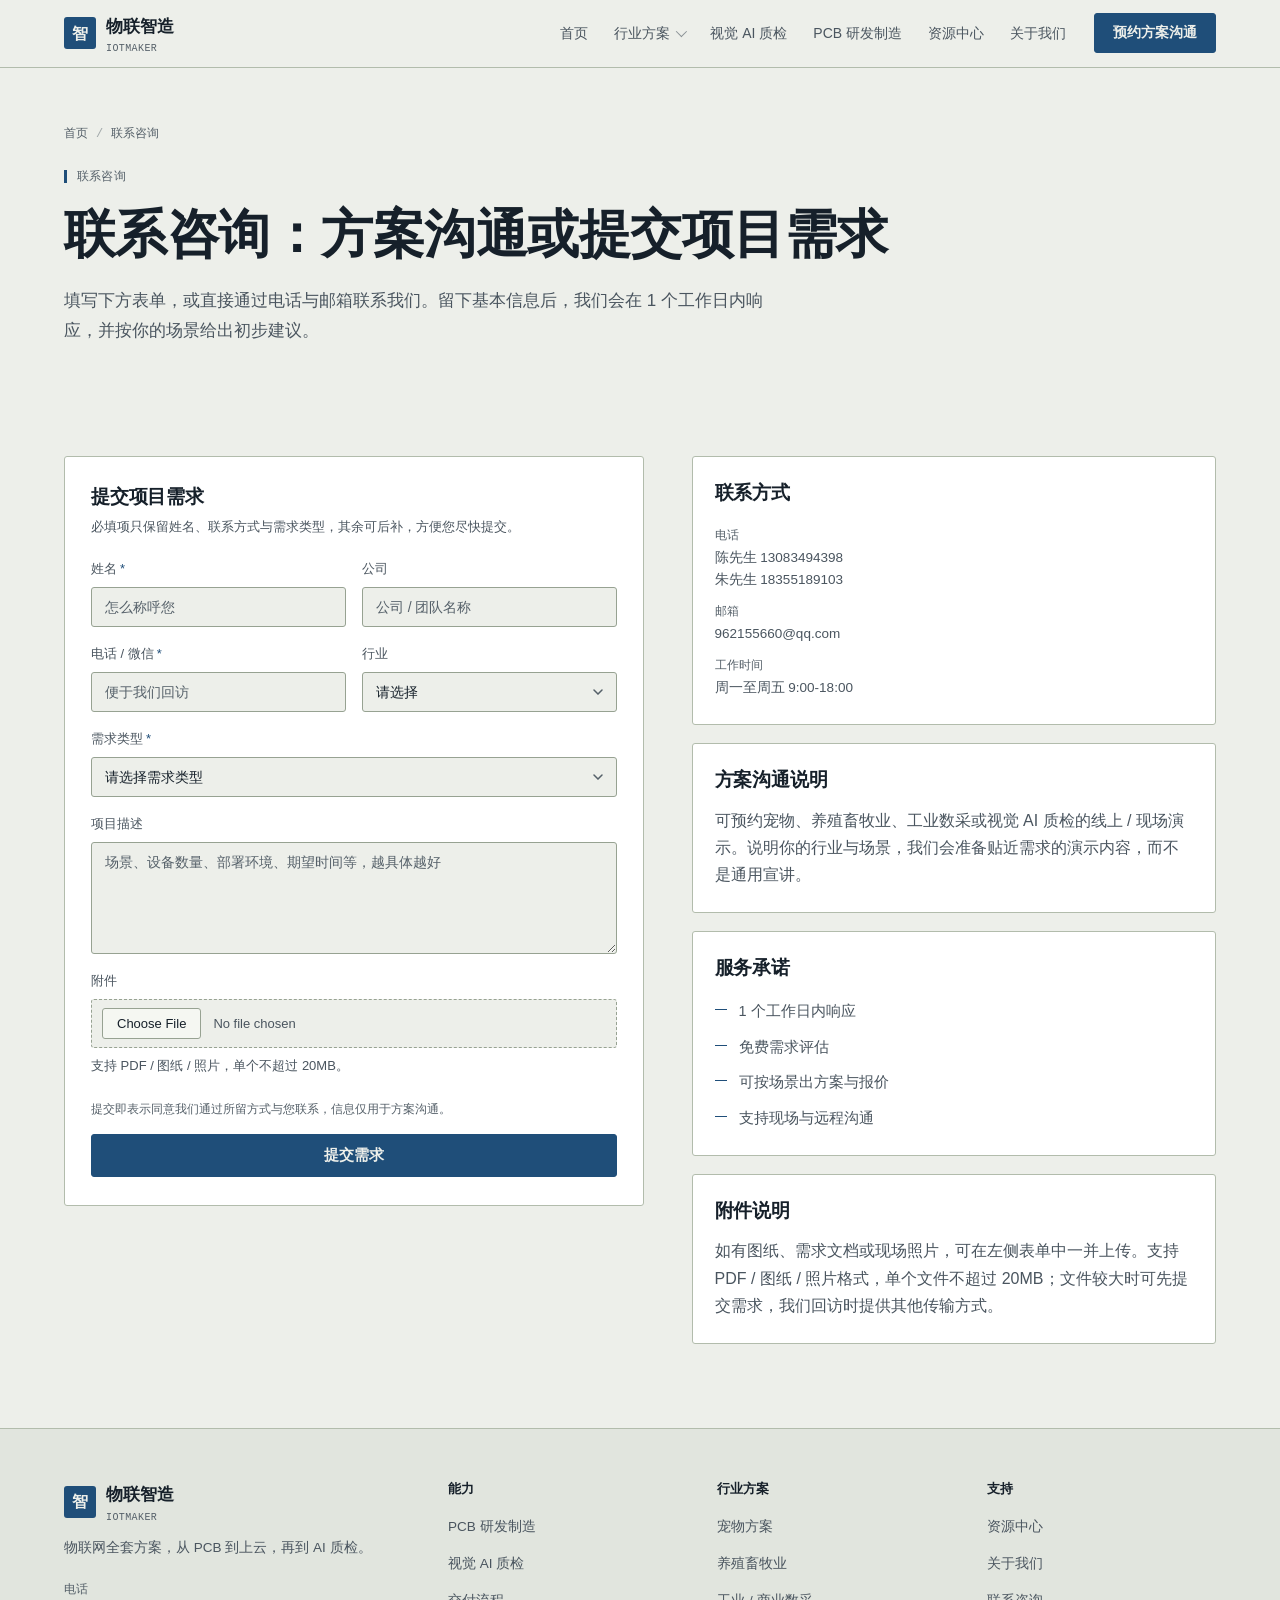
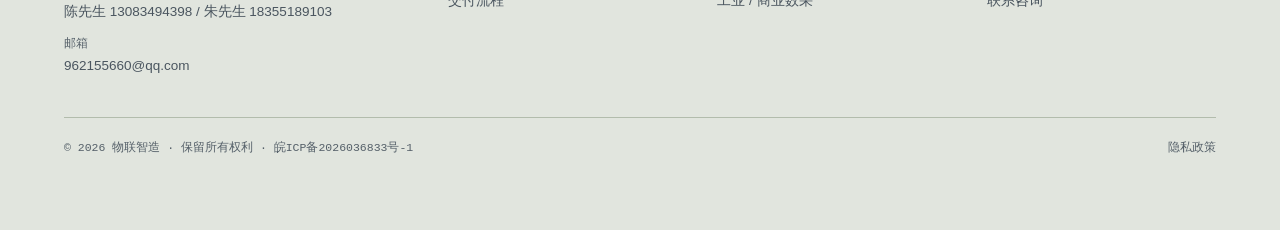
<file: contact/index.html>
<!DOCTYPE html>
<html lang="zh-CN">
<head>
<meta charset="UTF-8">
<meta name="viewport" content="width=device-width, initial-scale=1">
<title>联系咨询 · 物联智造</title>
<meta name="description" content="联系物联智造：在线提交项目需求或预约方案沟通，覆盖 PCB 设计打样、批量生产、设备上云、App / 小程序、行业方案与视觉 AI 质检。">
<link rel="stylesheet" href="/assets/css/style.css">
</head>
<body>
<div data-site-header></div>

<main>

<!-- ========== 页头 ========== -->
<section class="page-hero">
  <div class="container">
    <nav class="breadcrumb"><a href="/">首页</a><i>/</i><span>联系咨询</span></nav>
    <span class="eyebrow">联系咨询</span>
    <h1 class="h1 page-hero__title">联系咨询：方案沟通或提交项目需求</h1>
    <p class="lead page-hero__lead">填写下方表单，或直接通过电话与邮箱联系我们。留下基本信息后，我们会在 1 个工作日内响应，并按你的场景给出初步建议。</p>
  </div>
</section>

<!-- ========== 表单与联系方式 ========== -->
<section class="section">
  <div class="container">
    <div class="split" style="align-items:flex-start">

      <form class="form reveal" id="form" data-form>
        <h3 class="h4" style="margin-bottom:6px">提交项目需求</h3>
        <p class="small muted" style="margin:0 0 20px">必填项只保留姓名、联系方式与需求类型，其余可后补，方便您尽快提交。</p>
        <div class="form__grid">
          <div class="field">
            <label class="field__label">姓名<span class="req">*</span></label>
            <input class="input" name="name" required placeholder="怎么称呼您">
            <span class="field__error">请填写姓名</span>
          </div>
          <div class="field">
            <label class="field__label">公司</label>
            <input class="input" name="company" placeholder="公司 / 团队名称">
          </div>
          <div class="field">
            <label class="field__label">电话 / 微信<span class="req">*</span></label>
            <input class="input" name="phone" type="tel" required placeholder="便于我们回访">
            <span class="field__error">请填写正确的联系方式</span>
          </div>
          <div class="field">
            <label class="field__label">行业</label>
            <select class="select" name="industry">
              <option value="">请选择</option>
              <option>宠物</option>
              <option>养殖畜牧业</option>
              <option>工业</option>
              <option>商业数采</option>
              <option>其他</option>
            </select>
          </div>
          <div class="field field--full">
            <label class="field__label">需求类型<span class="req">*</span></label>
            <select class="select" name="type" required>
              <option value="">请选择需求类型</option>
              <option>PCB 设计</option>
              <option>打样</option>
              <option>批量生产</option>
              <option>设备上云</option>
              <option>App</option>
              <option>小程序</option>
              <option>行业方案</option>
              <option>视觉 AI 质检</option>
            </select>
            <span class="field__error">请选择需求类型</span>
          </div>
          <div class="field field--full">
            <label class="field__label">项目描述</label>
            <textarea class="textarea" name="desc" placeholder="场景、设备数量、部署环境、期望时间等，越具体越好"></textarea>
          </div>
          <div class="field field--full">
            <label class="field__label">附件</label>
            <input class="input" type="file" name="attachment">
            <span class="small muted">支持 PDF / 图纸 / 照片，单个不超过 20MB。</span>
          </div>
        </div>
        <div class="form__foot">
          <span class="form__note">提交即表示同意我们通过所留方式与您联系，信息仅用于方案沟通。</span>
          <button class="btn btn--primary" type="submit" data-label="提交需求">提交需求</button>
        </div>
        <div class="form__success">✓ 已收到您的需求，我们会在 1 个工作日内与您联系。</div>
      </form>

      <div class="stack reveal d1">
        <div class="panel">
          <h4 class="h4" style="margin-bottom:18px">联系方式</h4>
          <div class="footer__contact">
            <div><span>电话</span><br>陈先生 13083494398<br>朱先生 18355189103</div>
            <div><span>邮箱</span><br>962155660@qq.com</div>
            <div><span>工作时间</span><br>周一至周五 9:00-18:00</div>
          </div>
        </div>

        <div class="panel">
          <h4 class="h4" style="margin-bottom:14px">方案沟通说明</h4>
          <p class="muted" style="margin:0">可预约宠物、养殖畜牧业、工业数采或视觉 AI 质检的线上 / 现场演示。说明你的行业与场景，我们会准备贴近需求的演示内容，而不是通用宣讲。</p>
        </div>

        <div class="panel">
          <h4 class="h4" style="margin-bottom:18px">服务承诺</h4>
          <ul class="checklist">
            <li>1 个工作日内响应</li>
            <li>免费需求评估</li>
            <li>可按场景出方案与报价</li>
            <li>支持现场与远程沟通</li>
          </ul>
        </div>

        <div class="panel">
          <h4 class="h4" style="margin-bottom:14px">附件说明</h4>
          <p class="muted" style="margin:0">如有图纸、需求文档或现场照片，可在左侧表单中一并上传。支持 PDF / 图纸 / 照片格式，单个文件不超过 20MB；文件较大时可先提交需求，我们回访时提供其他传输方式。</p>
        </div>
      </div>

    </div>
  </div>
</section>

</main>

<div data-site-footer></div>
<script src="/assets/js/main.js"></script>
</body>
</html>
</file>
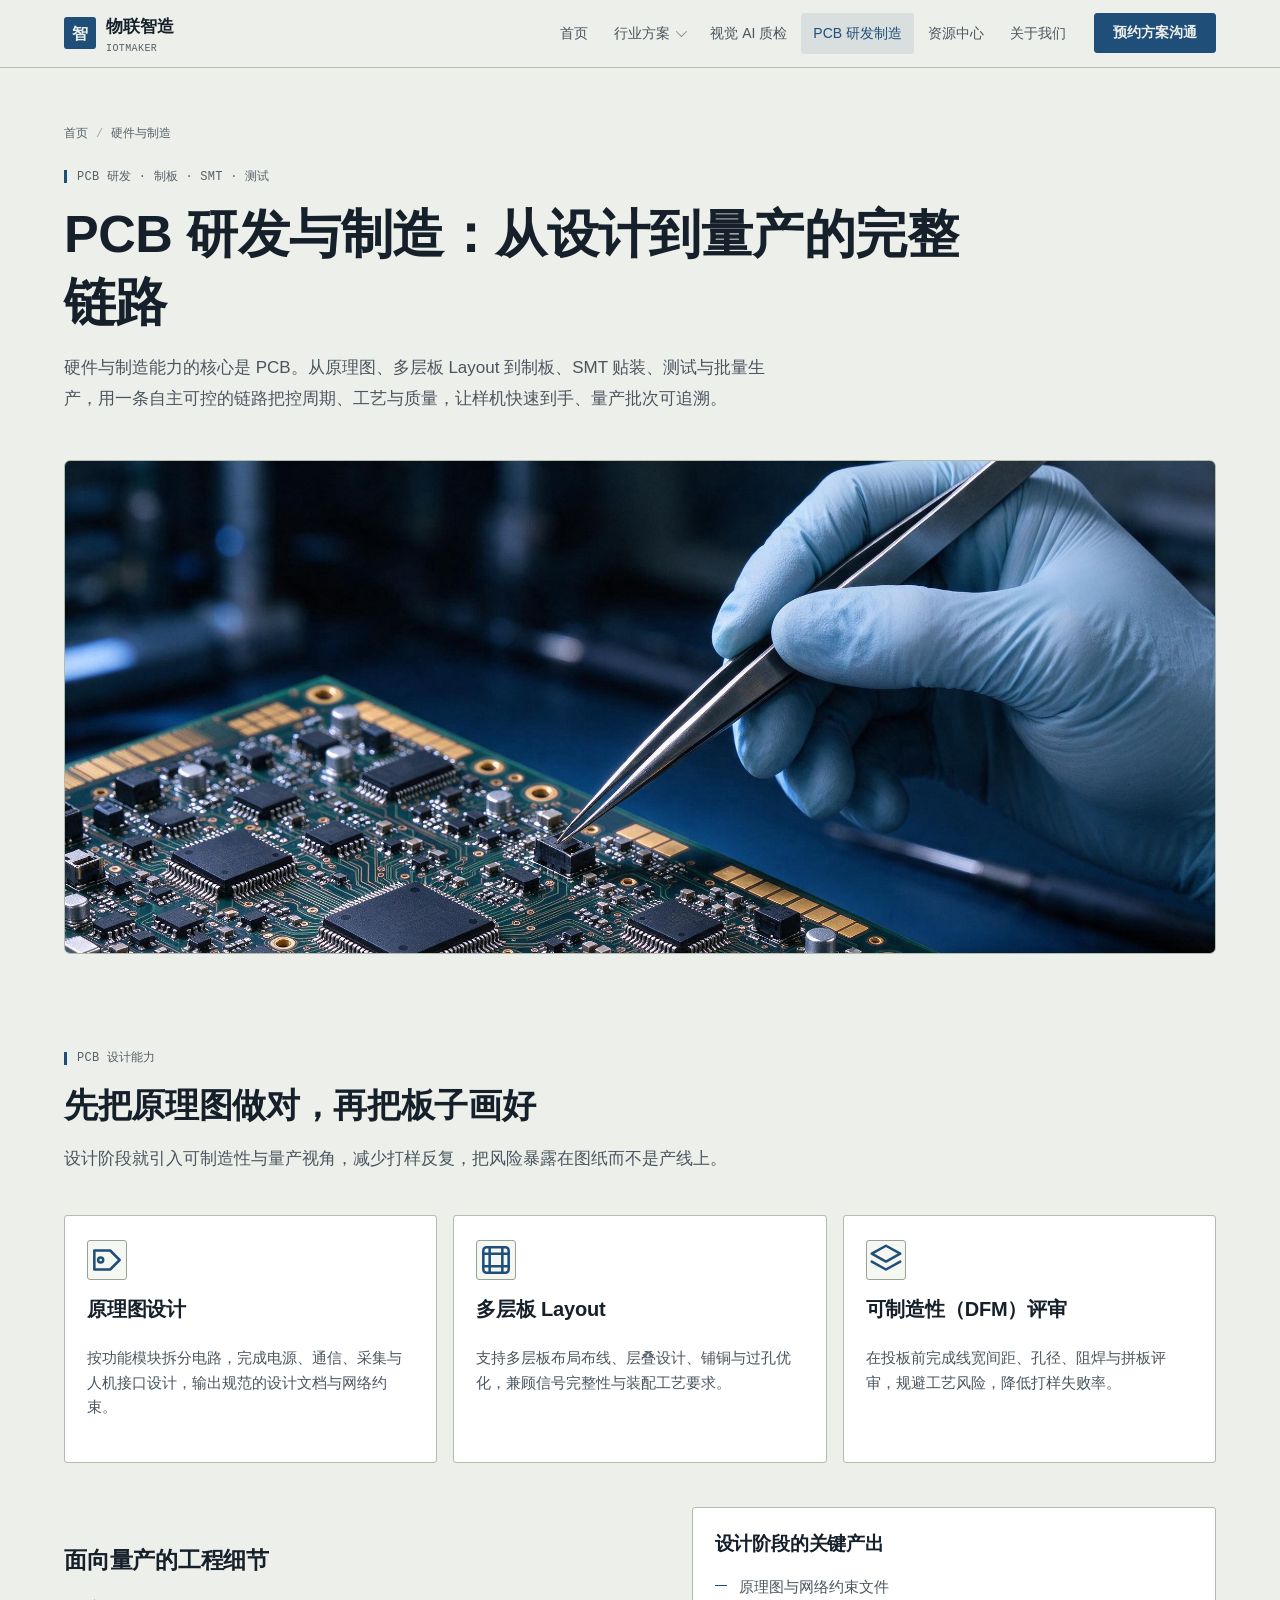
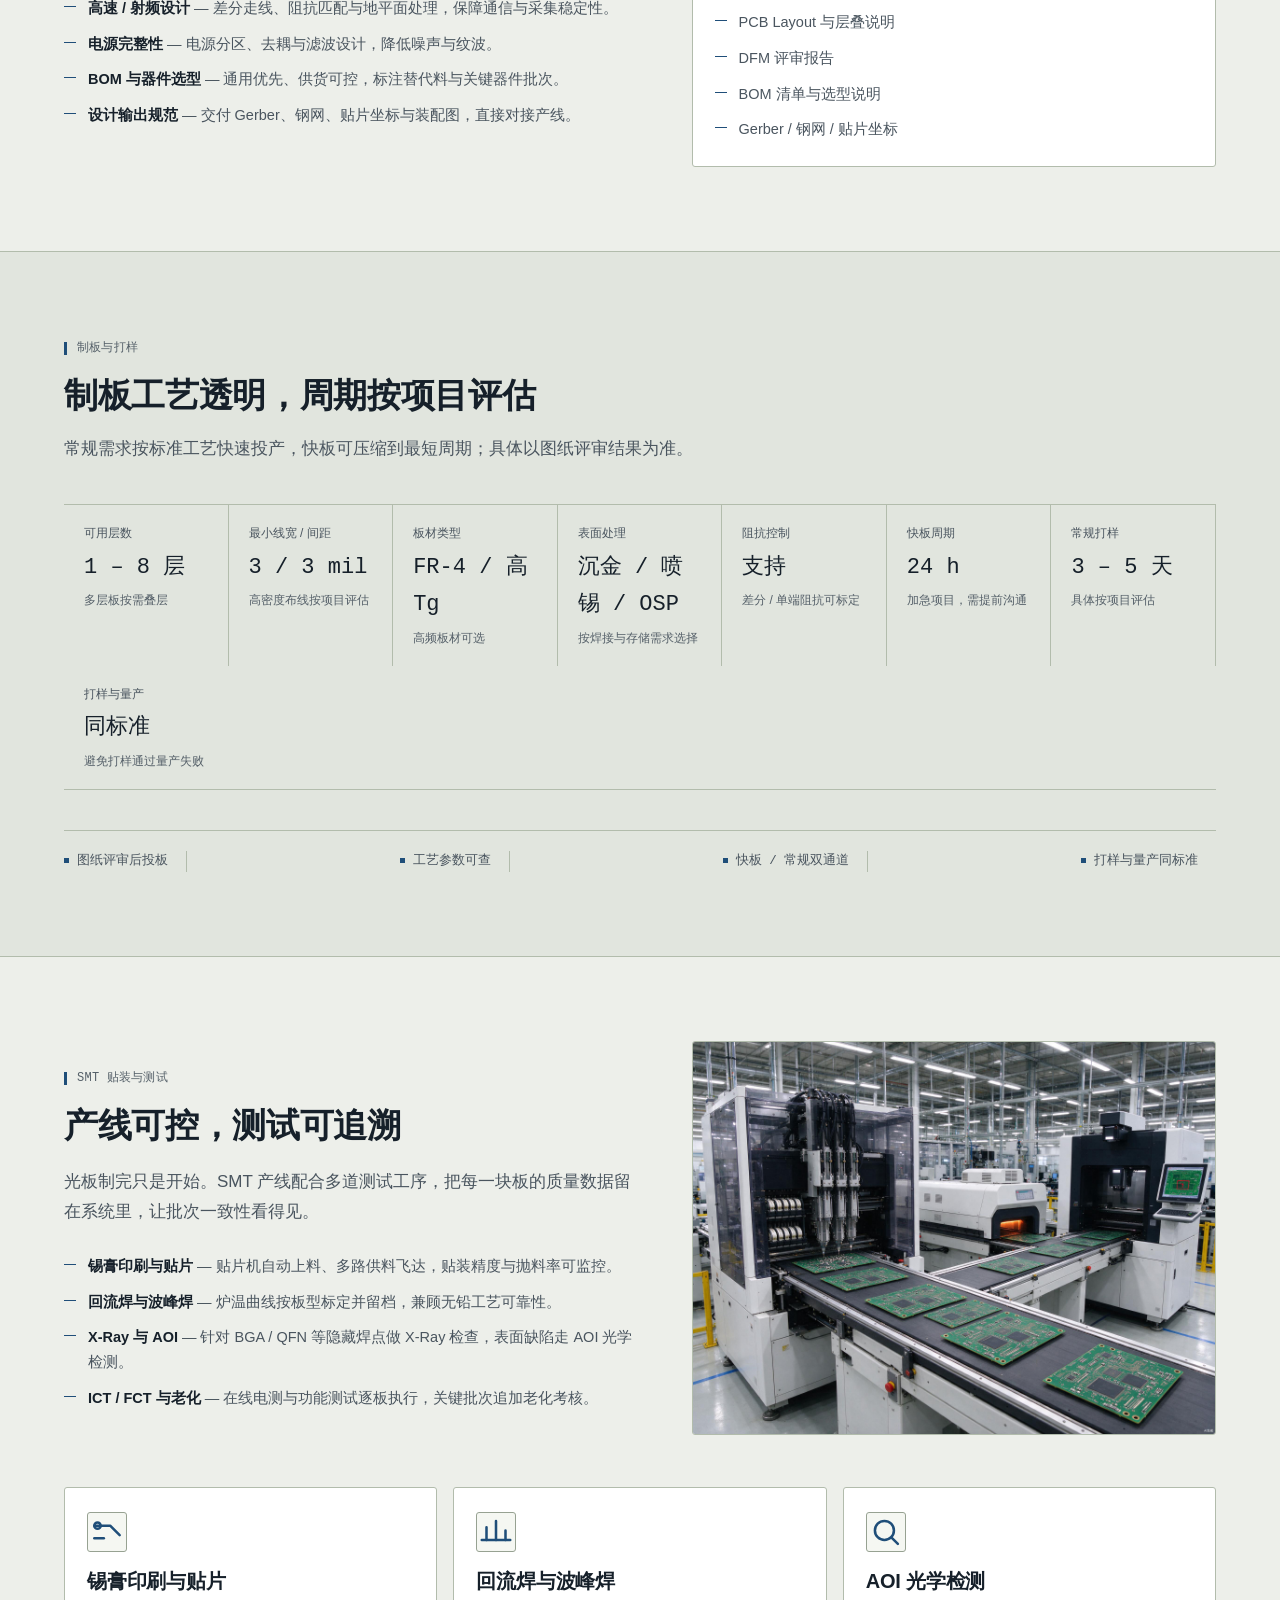
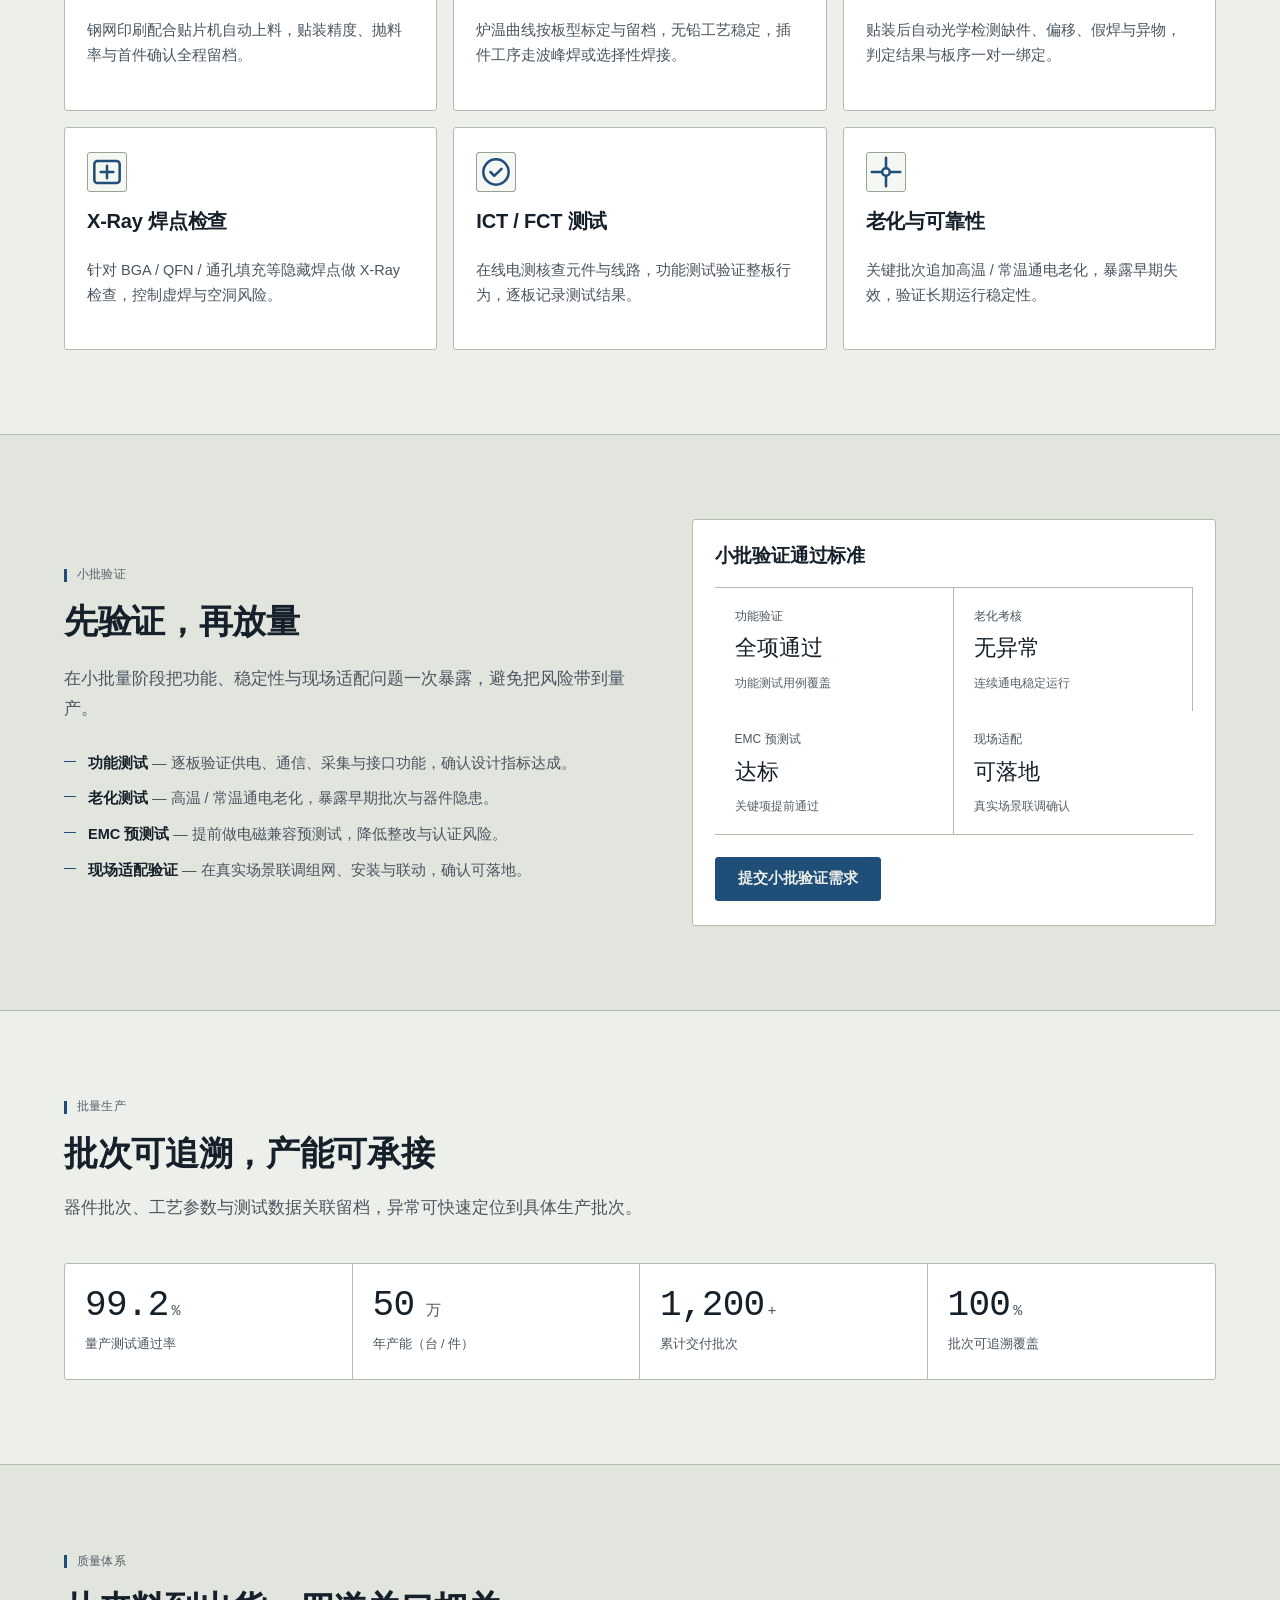
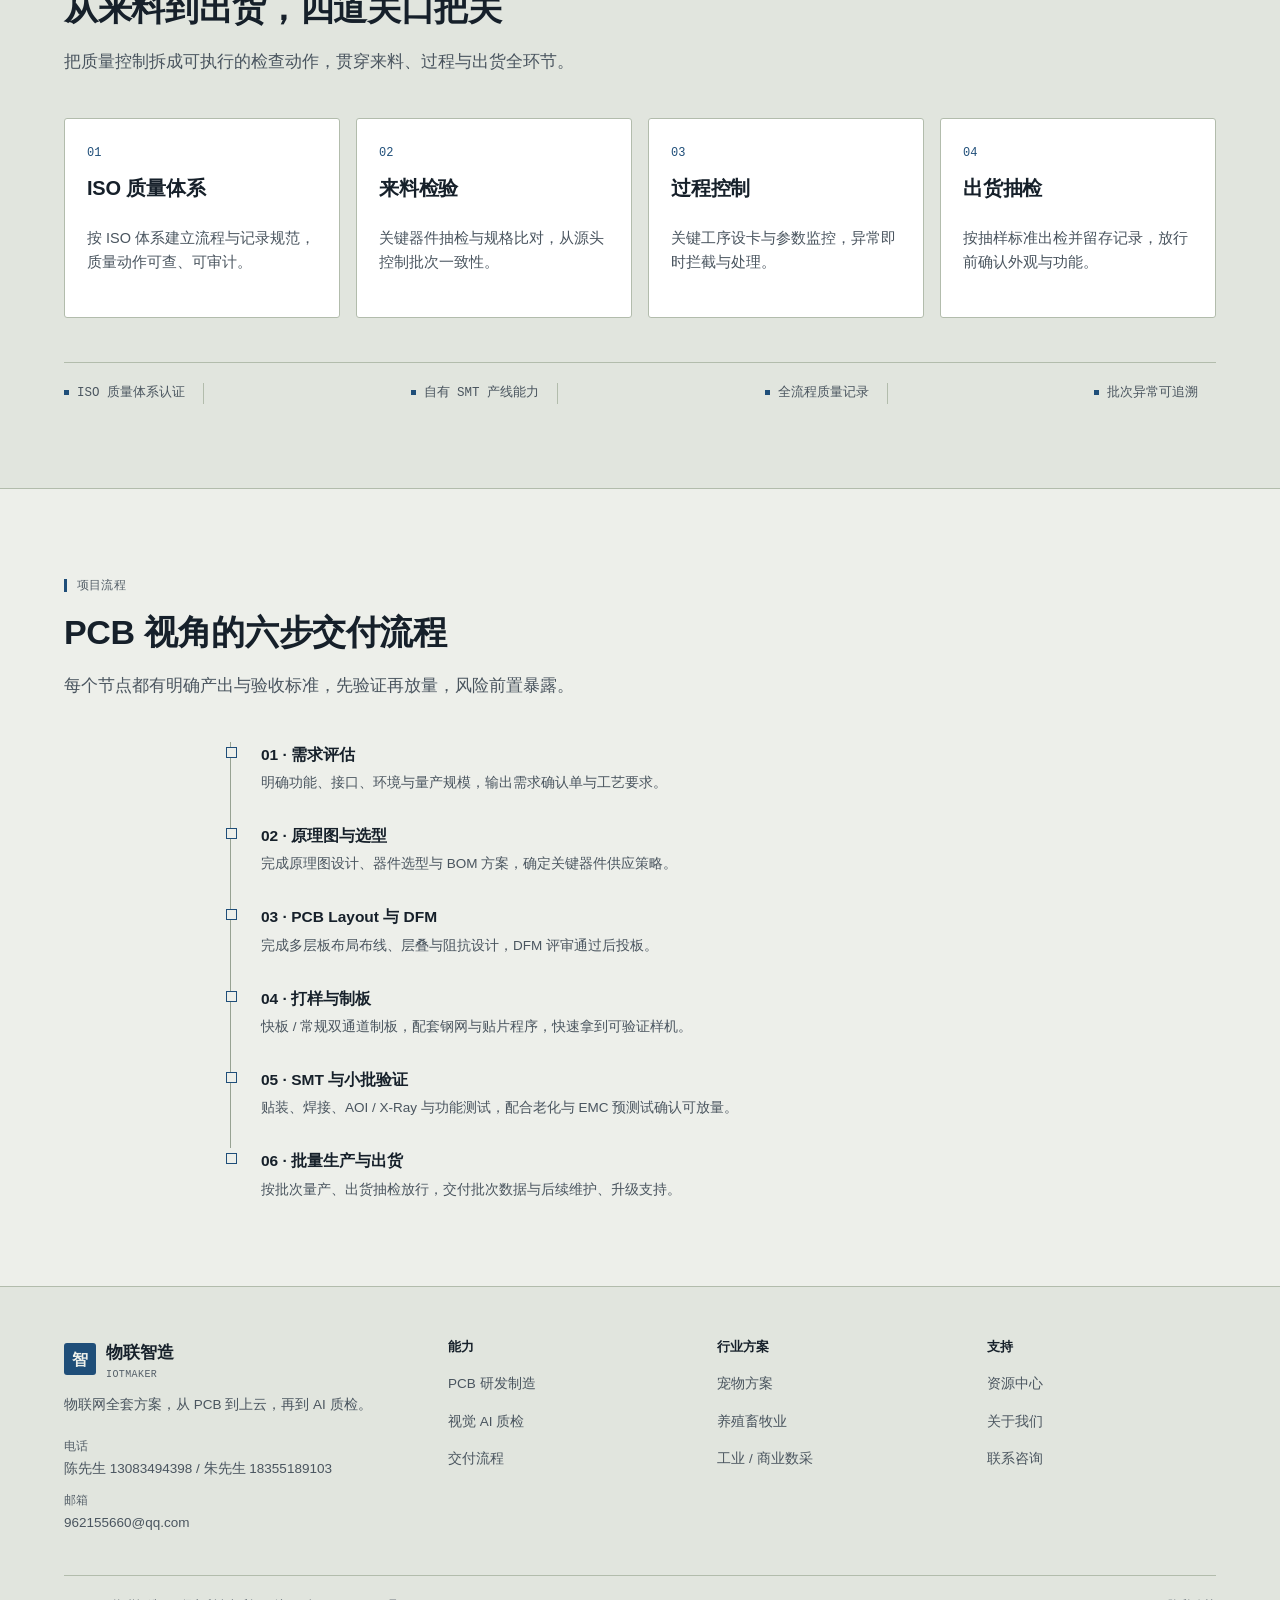
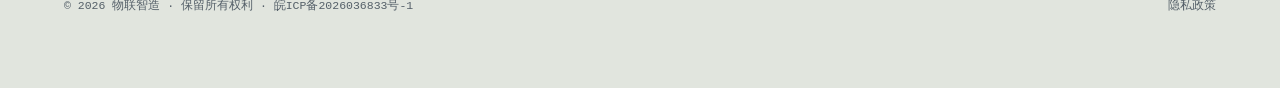
<file: hardware/index.html>
<!DOCTYPE html>
<html lang="zh-CN">
<head>
<meta charset="UTF-8">
<meta name="viewport" content="width=device-width, initial-scale=1">
<title>PCB 研发与制造 · 物联智造</title>
<meta name="description" content="物联智造以 PCB 研发与生产为核心能力：原理图与多层板 Layout 设计、DFM 评审、制板工艺、SMT 贴装与焊接、AOI / ICT / FCT 测试、小批验证与批量生产，全流程批次可追溯。">
<link rel="stylesheet" href="/assets/css/style.css">
</head>
<body>
<div data-site-header></div>

<main>

<!-- ========== 页头 ========== -->
<section class="page-hero">
  <div class="container">
    <nav class="breadcrumb"><a href="/">首页</a><i>/</i><span>硬件与制造</span></nav>
    <span class="eyebrow">PCB 研发 · 制板 · SMT · 测试</span>
    <h1 class="h1 page-hero__title">PCB 研发与制造：从设计到量产的完整链路</h1>
    <p class="lead page-hero__lead">硬件与制造能力的核心是 PCB。从原理图、多层板 Layout 到制板、SMT 贴装、测试与批量生产，用一条自主可控的链路把控周期、工艺与质量，让样机快速到手、量产批次可追溯。</p>

    <figure class="figure figure--lg reveal d1" style="margin-top:46px;aspect-ratio:21/9">
      <img src="/assets/img/pcb-board.jpg" alt="多层印制电路板特写：表面贴装器件、镀金焊盘、铜箔走线与过孔" loading="lazy">
      <figcaption class="figure__caption">PCB 研发与制造<span>原理图 · 多层板 Layout · 制板 · SMT 贴装 · 测试与量产</span></figcaption>
    </figure>
  </div>
</section>

<!-- ========== 屏一：PCB 设计能力 ========== -->
<section class="section" id="design">
  <div class="container">
    <div class="section-head reveal">
      <span class="eyebrow">PCB 设计能力</span>
      <h2 class="h2">先把原理图做对，再把板子画好</h2>
      <p class="lead">设计阶段就引入可制造性与量产视角，减少打样反复，把风险暴露在图纸而不是产线上。</p>
    </div>

    <div class="grid grid--3">
      <article class="card reveal">
        <div class="card__icon">
          <svg viewBox="0 0 24 24" fill="none" stroke="currentColor" stroke-width="1.6" stroke-linecap="round" stroke-linejoin="round">
            <path d="M4 6h10l6 6-6 6H4z"/>
            <circle cx="8" cy="12" r="1.6"/>
          </svg>
        </div>
        <h3 class="card__title">原理图设计</h3>
        <p class="card__text">按功能模块拆分电路，完成电源、通信、采集与人机接口设计，输出规范的设计文档与网络约束。</p>
      </article>

      <article class="card reveal d1">
        <div class="card__icon">
          <svg viewBox="0 0 24 24" fill="none" stroke="currentColor" stroke-width="1.6" stroke-linecap="round" stroke-linejoin="round">
            <rect x="4" y="4" width="16" height="16" rx="2"/>
            <path d="M8 4v16M16 4v16M4 8h16M4 16h16"/>
          </svg>
        </div>
        <h3 class="card__title">多层板 Layout</h3>
        <p class="card__text">支持多层板布局布线、层叠设计、铺铜与过孔优化，兼顾信号完整性与装配工艺要求。</p>
      </article>

      <article class="card reveal d2">
        <div class="card__icon">
          <svg viewBox="0 0 24 24" fill="none" stroke="currentColor" stroke-width="1.6" stroke-linecap="round" stroke-linejoin="round">
            <path d="M12 3 3 8l9 5 9-5-9-5Z"/>
            <path d="m3 13 9 5 9-5"/>
          </svg>
        </div>
        <h3 class="card__title">可制造性（DFM）评审</h3>
        <p class="card__text">在投板前完成线宽间距、孔径、阻焊与拼板评审，规避工艺风险，降低打样失败率。</p>
      </article>
    </div>

    <div class="split" style="margin-top:44px">
      <div class="reveal">
        <h3 class="h3" style="margin-bottom:20px">面向量产的工程细节</h3>
        <ul class="checklist">
          <li><b>高速 / 射频设计</b> — 差分走线、阻抗匹配与地平面处理，保障通信与采集稳定性。</li>
          <li><b>电源完整性</b> — 电源分区、去耦与滤波设计，降低噪声与纹波。</li>
          <li><b>BOM 与器件选型</b> — 通用优先、供货可控，标注替代料与关键器件批次。</li>
          <li><b>设计输出规范</b> — 交付 Gerber、钢网、贴片坐标与装配图，直接对接产线。</li>
        </ul>
      </div>
      <div class="panel reveal d1">
        <h4 class="h4" style="margin-bottom:18px">设计阶段的关键产出</h4>
        <ul class="checklist">
          <li>原理图与网络约束文件</li>
          <li>PCB Layout 与层叠说明</li>
          <li>DFM 评审报告</li>
          <li>BOM 清单与选型说明</li>
          <li>Gerber / 钢网 / 贴片坐标</li>
        </ul>
      </div>
    </div>
  </div>
</section>

<!-- ========== 屏二：制板工艺能力 ========== -->
<section class="section section--alt" id="fabrication">
  <div class="container">
    <div class="section-head section-head--center reveal">
      <span class="eyebrow">制板与打样</span>
      <h2 class="h2">制板工艺透明，周期按项目评估</h2>
      <p class="lead">常规需求按标准工艺快速投产，快板可压缩到最短周期；具体以图纸评审结果为准。</p>
    </div>

    <div class="kpis reveal d1">
      <div class="kpi"><div class="kpi__label">可用层数</div><div class="kpi__value">1 – 8 层</div><div class="kpi__hint">多层板按需叠层</div></div>
      <div class="kpi"><div class="kpi__label">最小线宽 / 间距</div><div class="kpi__value">3 / 3 mil</div><div class="kpi__hint">高密度布线按项目评估</div></div>
      <div class="kpi"><div class="kpi__label">板材类型</div><div class="kpi__value">FR-4 / 高 Tg</div><div class="kpi__hint">高频板材可选</div></div>
      <div class="kpi"><div class="kpi__label">表面处理</div><div class="kpi__value">沉金 / 喷锡 / OSP</div><div class="kpi__hint">按焊接与存储需求选择</div></div>
      <div class="kpi"><div class="kpi__label">阻抗控制</div><div class="kpi__value">支持</div><div class="kpi__hint">差分 / 单端阻抗可标定</div></div>
      <div class="kpi"><div class="kpi__label">快板周期</div><div class="kpi__value">24 h</div><div class="kpi__hint">加急项目，需提前沟通</div></div>
      <div class="kpi"><div class="kpi__label">常规打样</div><div class="kpi__value">3 – 5 天</div><div class="kpi__hint">具体按项目评估</div></div>
      <div class="kpi"><div class="kpi__label">打样与量产</div><div class="kpi__value">同标准</div><div class="kpi__hint">避免打样通过量产失败</div></div>
    </div>

    <div class="trustbar reveal d2" style="margin-top:40px">
      <div class="trustbar__row">
        <span class="trustbar__item">图纸评审后投板</span>
        <span class="trustbar__item">工艺参数可查</span>
        <span class="trustbar__item">快板 / 常规双通道</span>
        <span class="trustbar__item">打样与量产同标准</span>
      </div>
    </div>
  </div>
</section>

<!-- ========== 屏三：SMT 贴装与测试 ========== -->
<section class="section" id="smt">
  <div class="container">
    <div class="split" style="margin-bottom:52px">
      <div class="reveal">
        <span class="eyebrow">SMT 贴装与测试</span>
        <h2 class="h2" style="margin-bottom:20px">产线可控，测试可追溯</h2>
        <p class="lead" style="margin-bottom:26px">光板制完只是开始。SMT 产线配合多道测试工序，把每一块板的质量数据留在系统里，让批次一致性看得见。</p>
        <ul class="checklist">
          <li><b>锡膏印刷与贴片</b> — 贴片机自动上料、多路供料飞达，贴装精度与抛料率可监控。</li>
          <li><b>回流焊与波峰焊</b> — 炉温曲线按板型标定并留档，兼顾无铅工艺可靠性。</li>
          <li><b>X-Ray 与 AOI</b> — 针对 BGA / QFN 等隐藏焊点做 X-Ray 检查，表面缺陷走 AOI 光学检测。</li>
          <li><b>ICT / FCT 与老化</b> — 在线电测与功能测试逐板执行，关键批次追加老化考核。</li>
        </ul>
      </div>
      <div class="reveal d1">
        <figure class="figure" style="aspect-ratio:4/3">
          <img src="/assets/img/pcb-smt.jpg" alt="SMT 表面贴装产线：贴片机、回流焊炉与 AOI 光学检测设备" loading="lazy">
          <figcaption class="figure__caption">SMT 贴装与检测产线<span>贴片 · 回流焊 · AOI / X-Ray · 在线电测</span></figcaption>
        </figure>
      </div>
    </div>

    <div class="grid grid--3">
      <article class="card reveal">
        <div class="card__icon">
          <svg viewBox="0 0 24 24" fill="none" stroke="currentColor" stroke-width="1.6" stroke-linecap="round" stroke-linejoin="round">
            <path d="M4 8h10l6 6"/>
            <path d="M4 16h6"/>
            <circle cx="6" cy="8" r="2"/>
          </svg>
        </div>
        <h3 class="card__title">锡膏印刷与贴片</h3>
        <p class="card__text">钢网印刷配合贴片机自动上料，贴装精度、抛料率与首件确认全程留档。</p>
      </article>

      <article class="card reveal d1">
        <div class="card__icon">
          <svg viewBox="0 0 24 24" fill="none" stroke="currentColor" stroke-width="1.6" stroke-linecap="round" stroke-linejoin="round">
            <path d="M3 17h18"/>
            <path d="M6 17V9M12 17V5M18 17v-6"/>
          </svg>
        </div>
        <h3 class="card__title">回流焊与波峰焊</h3>
        <p class="card__text">炉温曲线按板型标定与留档，无铅工艺稳定，插件工序走波峰焊或选择性焊接。</p>
      </article>

      <article class="card reveal d2">
        <div class="card__icon">
          <svg viewBox="0 0 24 24" fill="none" stroke="currentColor" stroke-width="1.6" stroke-linecap="round" stroke-linejoin="round">
            <circle cx="11" cy="11" r="6"/>
            <path d="m15.5 15.5 4 4"/>
          </svg>
        </div>
        <h3 class="card__title">AOI 光学检测</h3>
        <p class="card__text">贴装后自动光学检测缺件、偏移、假焊与异物，判定结果与板序一对一绑定。</p>
      </article>

      <article class="card reveal">
        <div class="card__icon">
          <svg viewBox="0 0 24 24" fill="none" stroke="currentColor" stroke-width="1.6" stroke-linecap="round" stroke-linejoin="round">
            <rect x="4" y="5" width="16" height="14" rx="2"/>
            <path d="M8 12h8M12 8v8"/>
          </svg>
        </div>
        <h3 class="card__title">X-Ray 焊点检查</h3>
        <p class="card__text">针对 BGA / QFN / 通孔填充等隐藏焊点做 X-Ray 检查，控制虚焊与空洞风险。</p>
      </article>

      <article class="card reveal d1">
        <div class="card__icon">
          <svg viewBox="0 0 24 24" fill="none" stroke="currentColor" stroke-width="1.6" stroke-linecap="round" stroke-linejoin="round">
            <circle cx="12" cy="12" r="8"/>
            <path d="m8.5 12 2.4 2.4L15.5 10"/>
          </svg>
        </div>
        <h3 class="card__title">ICT / FCT 测试</h3>
        <p class="card__text">在线电测核查元件与线路，功能测试验证整板行为，逐板记录测试结果。</p>
      </article>

      <article class="card reveal d2">
        <div class="card__icon">
          <svg viewBox="0 0 24 24" fill="none" stroke="currentColor" stroke-width="1.6" stroke-linecap="round" stroke-linejoin="round">
            <path d="M12 3v6M12 15v6M3 12h6M15 12h6"/>
            <circle cx="12" cy="12" r="2.4"/>
          </svg>
        </div>
        <h3 class="card__title">老化与可靠性</h3>
        <p class="card__text">关键批次追加高温 / 常温通电老化，暴露早期失效，验证长期运行稳定性。</p>
      </article>
    </div>
  </div>
</section>

<!-- ========== 屏四：小批验证 ========== -->
<section class="section section--alt" id="pilot">
  <div class="container">
    <div class="split">
      <div class="reveal">
        <span class="eyebrow">小批验证</span>
        <h2 class="h2" style="margin-bottom:20px">先验证，再放量</h2>
        <p class="lead" style="margin-bottom:26px">在小批量阶段把功能、稳定性与现场适配问题一次暴露，避免把风险带到量产。</p>
        <ul class="checklist">
          <li><b>功能测试</b> — 逐板验证供电、通信、采集与接口功能，确认设计指标达成。</li>
          <li><b>老化测试</b> — 高温 / 常温通电老化，暴露早期批次与器件隐患。</li>
          <li><b>EMC 预测试</b> — 提前做电磁兼容预测试，降低整改与认证风险。</li>
          <li><b>现场适配验证</b> — 在真实场景联调组网、安装与联动，确认可落地。</li>
        </ul>
      </div>
      <div class="panel reveal d1">
        <h4 class="h4" style="margin-bottom:18px">小批验证通过标准</h4>
        <div class="kpis">
          <div class="kpi"><div class="kpi__label">功能验证</div><div class="kpi__value">全项通过</div><div class="kpi__hint">功能测试用例覆盖</div></div>
          <div class="kpi"><div class="kpi__label">老化考核</div><div class="kpi__value">无异常</div><div class="kpi__hint">连续通电稳定运行</div></div>
          <div class="kpi"><div class="kpi__label">EMC 预测试</div><div class="kpi__value">达标</div><div class="kpi__hint">关键项提前通过</div></div>
          <div class="kpi"><div class="kpi__label">现场适配</div><div class="kpi__value">可落地</div><div class="kpi__hint">真实场景联调确认</div></div>
        </div>
        <a class="btn btn--primary" style="margin-top:22px" href="/contact/#form">提交小批验证需求</a>
      </div>
    </div>
  </div>
</section>

<!-- ========== 屏五：批量生产与产能 ========== -->
<section class="section" id="production">
  <div class="container">
    <div class="section-head reveal">
      <span class="eyebrow">批量生产</span>
      <h2 class="h2">批次可追溯，产能可承接</h2>
      <p class="lead">器件批次、工艺参数与测试数据关联留档，异常可快速定位到具体生产批次。</p>
    </div>

    <div class="stats reveal d1">
      <div class="stat">
        <div class="stat__num"><span data-count="99.2" data-decimals="1">0</span><small>%</small></div>
        <div class="stat__label">量产测试通过率</div>
      </div>
      <div class="stat">
        <div class="stat__num"><span data-count="50" data-decimals="0">0</span><small> 万</small></div>
        <div class="stat__label">年产能（台 / 件）</div>
      </div>
      <div class="stat">
        <div class="stat__num"><span data-count="1200" data-decimals="0">0</span><small>+</small></div>
        <div class="stat__label">累计交付批次</div>
      </div>
      <div class="stat">
        <div class="stat__num"><span data-count="100" data-decimals="0">0</span><small>%</small></div>
        <div class="stat__label">批次可追溯覆盖</div>
      </div>
    </div>
  </div>
</section>

<!-- ========== 屏六：质量体系 ========== -->
<section class="section section--alt" id="quality">
  <div class="container">
    <div class="section-head section-head--center reveal">
      <span class="eyebrow">质量体系</span>
      <h2 class="h2">从来料到出货，四道关口把关</h2>
      <p class="lead">把质量控制拆成可执行的检查动作，贯穿来料、过程与出货全环节。</p>
    </div>

    <div class="grid grid--4">
      <article class="card reveal">
        <div class="card__index">01</div>
        <h3 class="card__title">ISO 质量体系</h3>
        <p class="card__text">按 ISO 体系建立流程与记录规范，质量动作可查、可审计。</p>
      </article>
      <article class="card reveal d1">
        <div class="card__index">02</div>
        <h3 class="card__title">来料检验</h3>
        <p class="card__text">关键器件抽检与规格比对，从源头控制批次一致性。</p>
      </article>
      <article class="card reveal d2">
        <div class="card__index">03</div>
        <h3 class="card__title">过程控制</h3>
        <p class="card__text">关键工序设卡与参数监控，异常即时拦截与处理。</p>
      </article>
      <article class="card reveal d3">
        <div class="card__index">04</div>
        <h3 class="card__title">出货抽检</h3>
        <p class="card__text">按抽样标准出检并留存记录，放行前确认外观与功能。</p>
      </article>
    </div>

    <div class="trustbar reveal d3" style="margin-top:44px">
      <div class="trustbar__row">
        <span class="trustbar__item">ISO 质量体系认证</span>
        <span class="trustbar__item">自有 SMT 产线能力</span>
        <span class="trustbar__item">全流程质量记录</span>
        <span class="trustbar__item">批次异常可追溯</span>
      </div>
    </div>
  </div>
</section>

<!-- ========== 屏七：项目流程 ========== -->
<section class="section" id="process">
  <div class="container">
    <div class="section-head section-head--center reveal">
      <span class="eyebrow">项目流程</span>
      <h2 class="h2">PCB 视角的六步交付流程</h2>
      <p class="lead">每个节点都有明确产出与验收标准，先验证再放量，风险前置暴露。</p>
    </div>

    <div class="timeline reveal d1" style="max-width:820px;margin:0 auto">
      <div class="timeline__item"><div class="timeline__title">01 · 需求评估</div><div class="timeline__text">明确功能、接口、环境与量产规模，输出需求确认单与工艺要求。</div></div>
      <div class="timeline__item"><div class="timeline__title">02 · 原理图与选型</div><div class="timeline__text">完成原理图设计、器件选型与 BOM 方案，确定关键器件供应策略。</div></div>
      <div class="timeline__item"><div class="timeline__title">03 · PCB Layout 与 DFM</div><div class="timeline__text">完成多层板布局布线、层叠与阻抗设计，DFM 评审通过后投板。</div></div>
      <div class="timeline__item"><div class="timeline__title">04 · 打样与制板</div><div class="timeline__text">快板 / 常规双通道制板，配套钢网与贴片程序，快速拿到可验证样机。</div></div>
      <div class="timeline__item"><div class="timeline__title">05 · SMT 与小批验证</div><div class="timeline__text">贴装、焊接、AOI / X-Ray 与功能测试，配合老化与 EMC 预测试确认可放量。</div></div>
      <div class="timeline__item"><div class="timeline__title">06 · 批量生产与出货</div><div class="timeline__text">按批次量产、出货抽检放行，交付批次数据与后续维护、升级支持。</div></div>
    </div>
  </div>
</section>

</main>

<div data-site-footer></div>
<script src="/assets/js/main.js"></script>
</body>
</html>
</file>
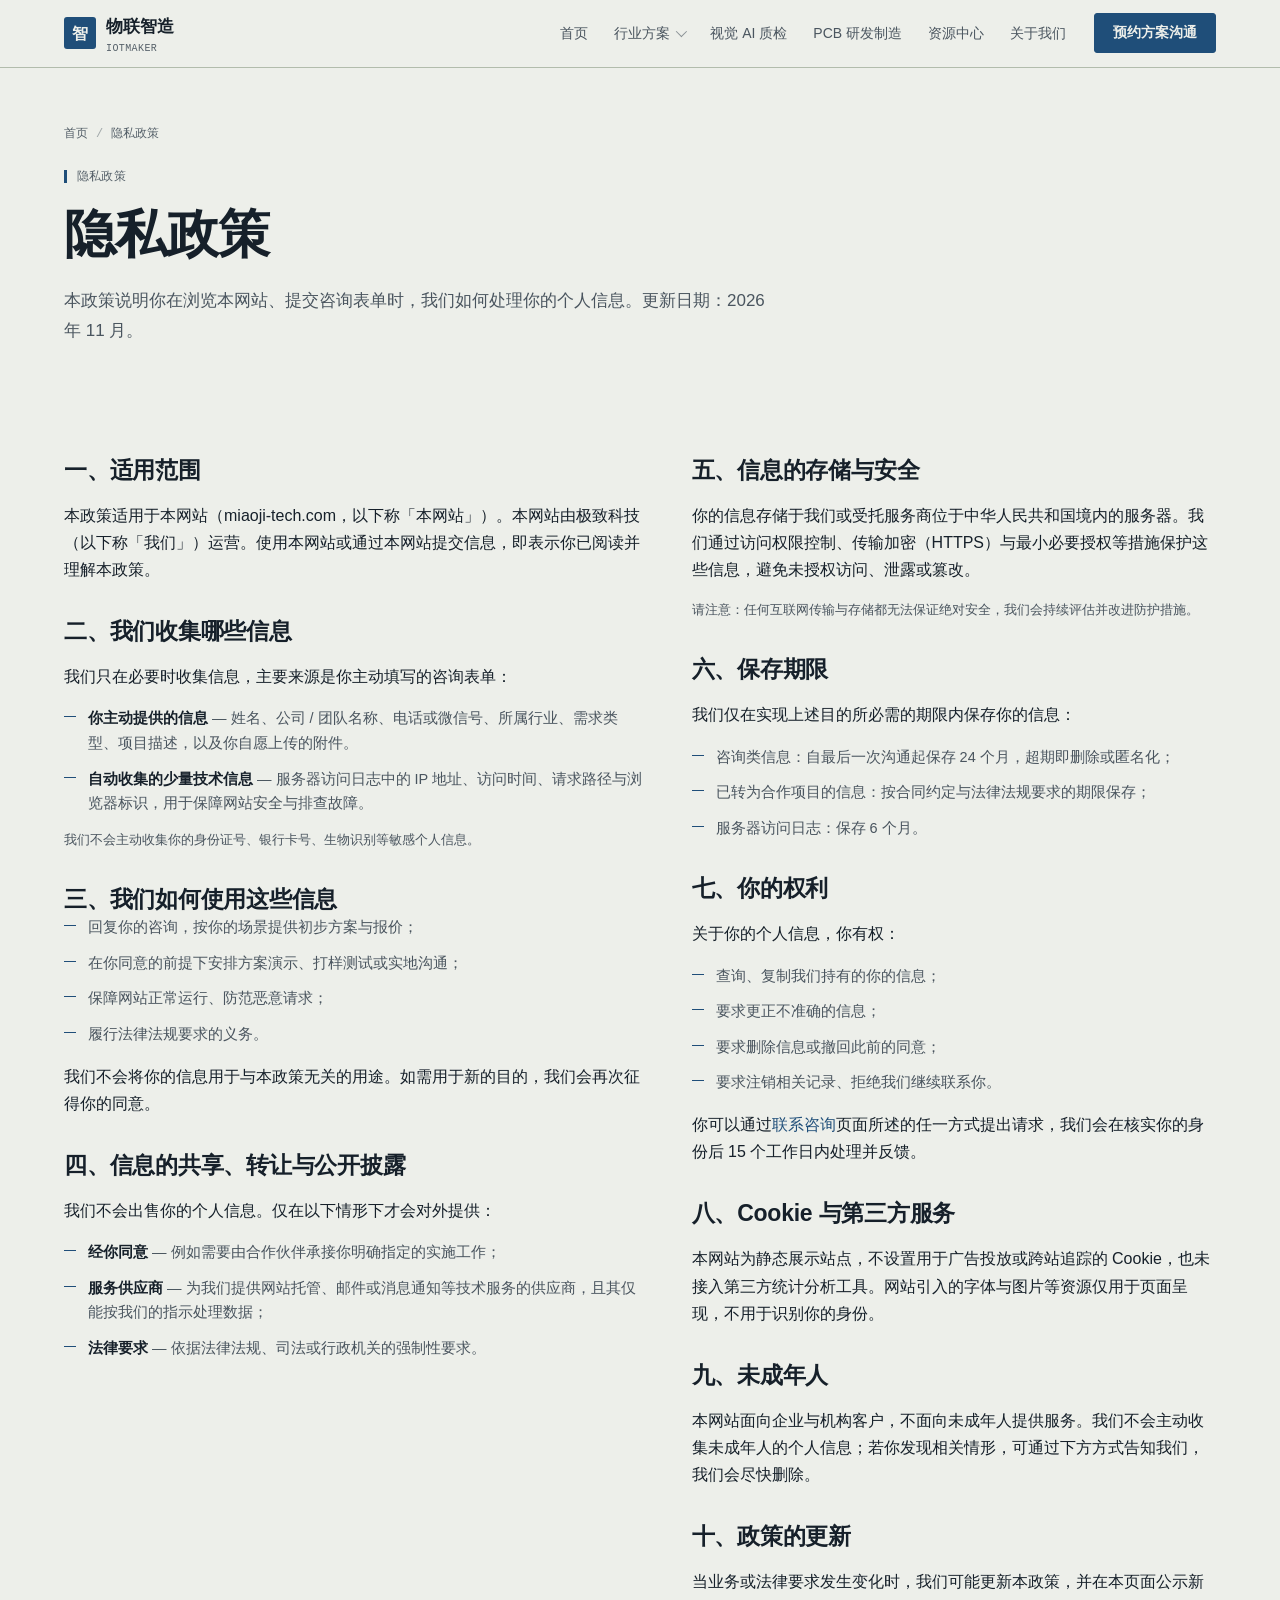
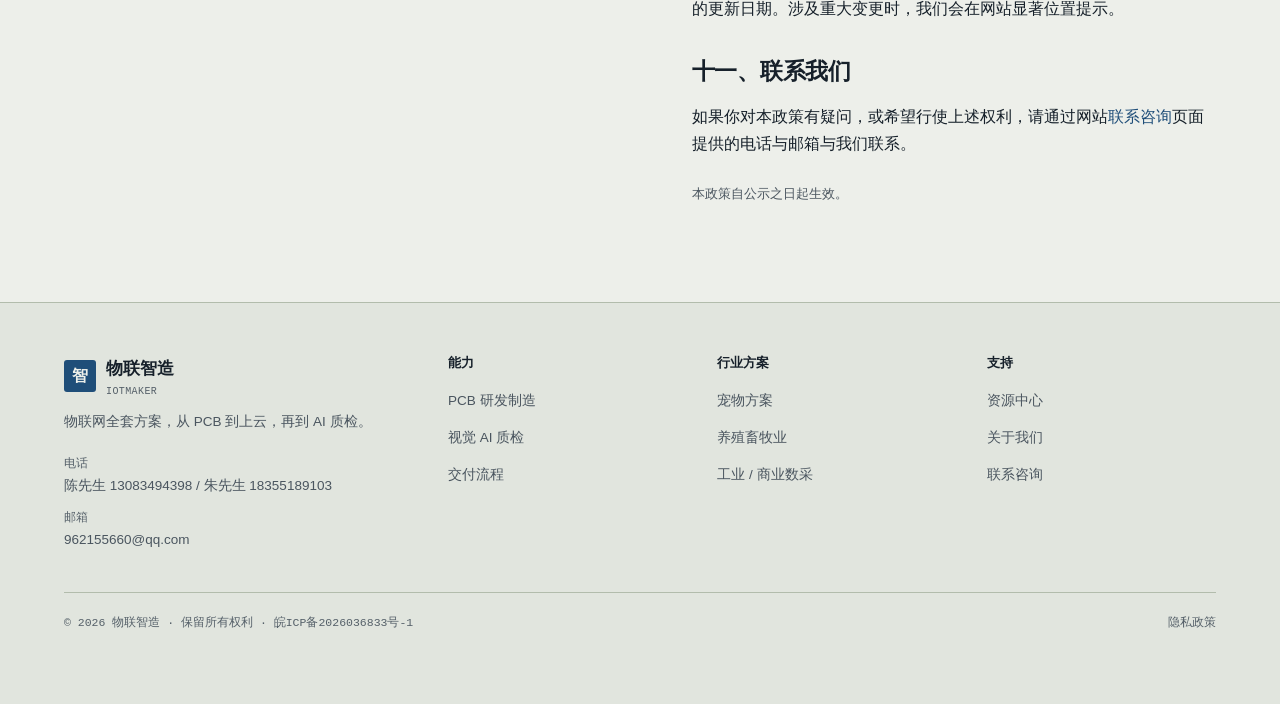
<file: privacy/index.html>
<!DOCTYPE html>
<html lang="zh-CN">
<head>
<meta charset="UTF-8">
<meta name="viewport" content="width=device-width, initial-scale=1">
<title>隐私政策 · 物联智造</title>
<meta name="description" content="物联智造官网隐私政策：说明我们通过咨询表单收集哪些信息、如何使用与保护、保存多久，以及你可以如何查询、更正或删除自己的个人信息。">
<link rel="stylesheet" href="/assets/css/style.css">
</head>
<body>
<div data-site-header></div>

<main>

<!-- ========== 页头 ========== -->
<section class="page-hero">
  <div class="container">
    <nav class="breadcrumb"><a href="/">首页</a><i>/</i><span>隐私政策</span></nav>
    <span class="eyebrow">隐私政策</span>
    <h1 class="h1 page-hero__title">隐私政策</h1>
    <p class="lead page-hero__lead">本政策说明你在浏览本网站、提交咨询表单时，我们如何处理你的个人信息。更新日期：2026 年 11 月。</p>
  </div>
</section>

<!-- ========== 正文 ========== -->
<section class="section">
  <div class="container">
    <div class="split" style="align-items:flex-start">

      <div class="reveal">
        <h2 class="h3">一、适用范围</h2>
        <p>本政策适用于本网站（miaoji-tech.com，以下称「本网站」）。本网站由极致科技（以下称「我们」）运营。使用本网站或通过本网站提交信息，即表示你已阅读并理解本政策。</p>

        <h2 class="h3" style="margin-top:34px">二、我们收集哪些信息</h2>
        <p>我们只在必要时收集信息，主要来源是你主动填写的咨询表单：</p>
        <ul class="checklist">
          <li><b>你主动提供的信息</b> — 姓名、公司 / 团队名称、电话或微信号、所属行业、需求类型、项目描述，以及你自愿上传的附件。</li>
          <li><b>自动收集的少量技术信息</b> — 服务器访问日志中的 IP 地址、访问时间、请求路径与浏览器标识，用于保障网站安全与排查故障。</li>
        </ul>
        <p class="small muted">我们不会主动收集你的身份证号、银行卡号、生物识别等敏感个人信息。</p>

        <h2 class="h3" style="margin-top:34px">三、我们如何使用这些信息</h2>
        <ul class="checklist">
          <li>回复你的咨询，按你的场景提供初步方案与报价；</li>
          <li>在你同意的前提下安排方案演示、打样测试或实地沟通；</li>
          <li>保障网站正常运行、防范恶意请求；</li>
          <li>履行法律法规要求的义务。</li>
        </ul>
        <p>我们不会将你的信息用于与本政策无关的用途。如需用于新的目的，我们会再次征得你的同意。</p>

        <h2 class="h3" style="margin-top:34px">四、信息的共享、转让与公开披露</h2>
        <p>我们不会出售你的个人信息。仅在以下情形下才会对外提供：</p>
        <ul class="checklist">
          <li><b>经你同意</b> — 例如需要由合作伙伴承接你明确指定的实施工作；</li>
          <li><b>服务供应商</b> — 为我们提供网站托管、邮件或消息通知等技术服务的供应商，且其仅能按我们的指示处理数据；</li>
          <li><b>法律要求</b> — 依据法律法规、司法或行政机关的强制性要求。</li>
        </ul>
      </div>

      <div class="reveal d1">
        <h2 class="h3">五、信息的存储与安全</h2>
        <p>你的信息存储于我们或受托服务商位于中华人民共和国境内的服务器。我们通过访问权限控制、传输加密（HTTPS）与最小必要授权等措施保护这些信息，避免未授权访问、泄露或篡改。</p>
        <p class="small muted">请注意：任何互联网传输与存储都无法保证绝对安全，我们会持续评估并改进防护措施。</p>

        <h2 class="h3" style="margin-top:34px">六、保存期限</h2>
        <p>我们仅在实现上述目的所必需的期限内保存你的信息：</p>
        <ul class="checklist">
          <li>咨询类信息：自最后一次沟通起保存 24 个月，超期即删除或匿名化；</li>
          <li>已转为合作项目的信息：按合同约定与法律法规要求的期限保存；</li>
          <li>服务器访问日志：保存 6 个月。</li>
        </ul>

        <h2 class="h3" style="margin-top:34px">七、你的权利</h2>
        <p>关于你的个人信息，你有权：</p>
        <ul class="checklist">
          <li>查询、复制我们持有的你的信息；</li>
          <li>要求更正不准确的信息；</li>
          <li>要求删除信息或撤回此前的同意；</li>
          <li>要求注销相关记录、拒绝我们继续联系你。</li>
        </ul>
        <p>你可以通过<a href="/contact/" style="color:var(--signal)">联系咨询</a>页面所述的任一方式提出请求，我们会在核实你的身份后 15 个工作日内处理并反馈。</p>

        <h2 class="h3" style="margin-top:34px">八、Cookie 与第三方服务</h2>
        <p>本网站为静态展示站点，不设置用于广告投放或跨站追踪的 Cookie，也未接入第三方统计分析工具。网站引入的字体与图片等资源仅用于页面呈现，不用于识别你的身份。</p>

        <h2 class="h3" style="margin-top:34px">九、未成年人</h2>
        <p>本网站面向企业与机构客户，不面向未成年人提供服务。我们不会主动收集未成年人的个人信息；若你发现相关情形，可通过下方方式告知我们，我们会尽快删除。</p>

        <h2 class="h3" style="margin-top:34px">十、政策的更新</h2>
        <p>当业务或法律要求发生变化时，我们可能更新本政策，并在本页面公示新的更新日期。涉及重大变更时，我们会在网站显著位置提示。</p>

        <h2 class="h3" style="margin-top:34px">十一、联系我们</h2>
        <p>如果你对本政策有疑问，或希望行使上述权利，请通过网站<a href="/contact/" style="color:var(--signal)">联系咨询</a>页面提供的电话与邮箱与我们联系。</p>
        <p class="small muted" style="margin-top:26px">本政策自公示之日起生效。</p>
      </div>

    </div>
  </div>
</section>

</main>

<div data-site-footer></div>
<script src="/assets/js/main.js"></script>
</body>
</html>
</file>
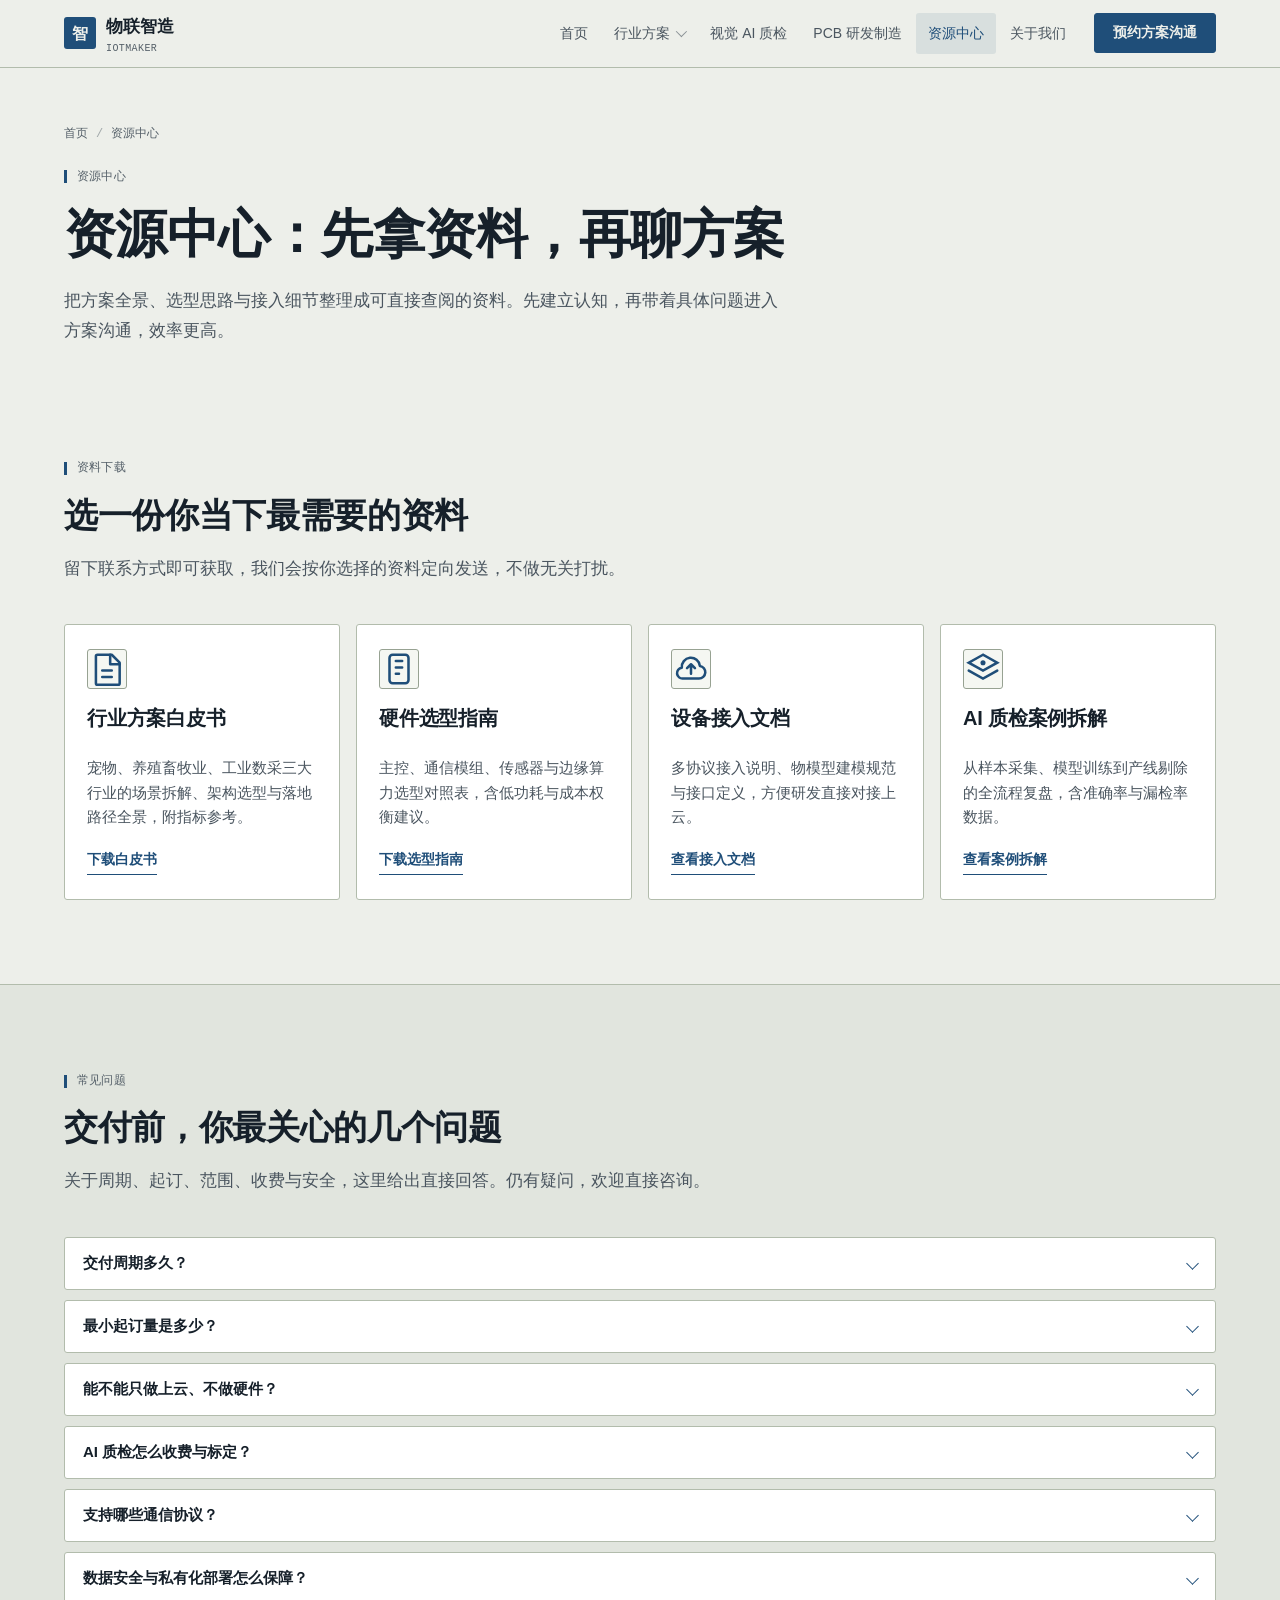
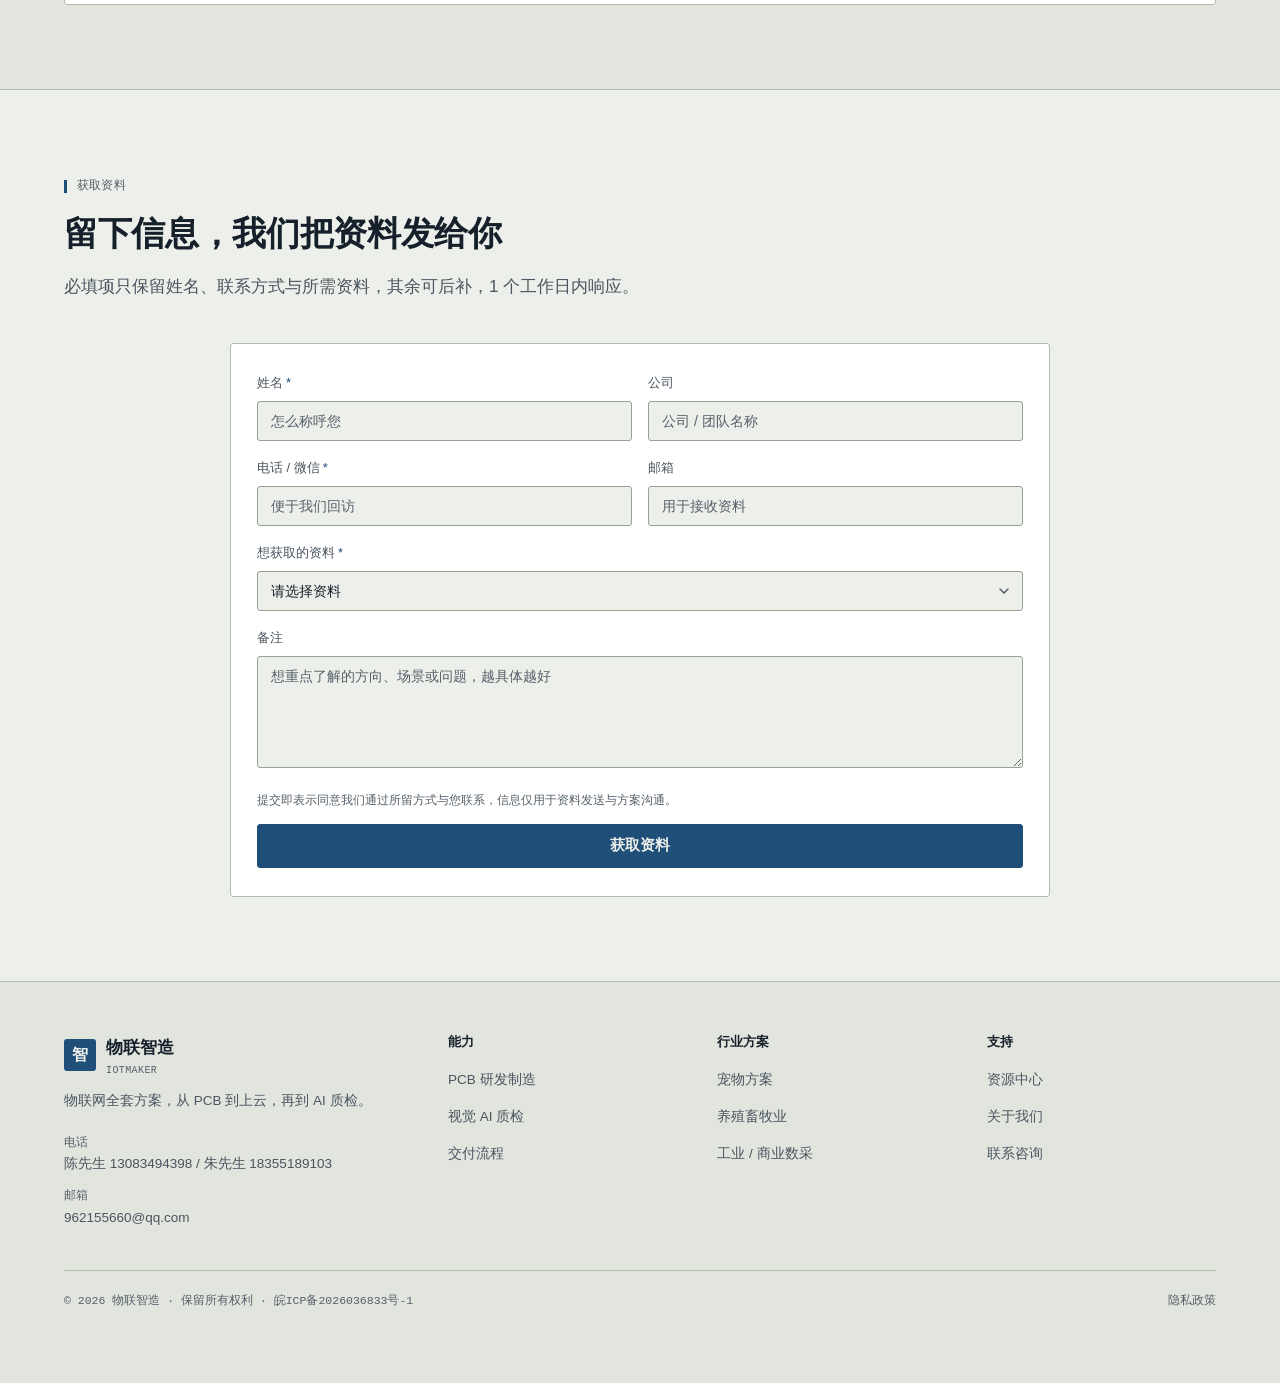
<file: resources/index.html>
<!DOCTYPE html>
<html lang="zh-CN">
<head>
<meta charset="UTF-8">
<meta name="viewport" content="width=device-width, initial-scale=1">
<title>资源中心 · 物联智造</title>
<meta name="description" content="物联智造资源中心：行业方案白皮书、硬件选型指南、设备接入文档与 AI 质检案例拆解，先拿资料了解能力，再聊具体方案。">
<link rel="stylesheet" href="/assets/css/style.css">
</head>
<body>
<div data-site-header></div>

<main>

<!-- ========== 页头 ========== -->
<section class="page-hero">
  <div class="container">
    <nav class="breadcrumb"><a href="/">首页</a><i>/</i><span>资源中心</span></nav>
    <span class="eyebrow">资源中心</span>
    <h1 class="h1 page-hero__title">资源中心：先拿资料，再聊方案</h1>
    <p class="lead page-hero__lead">把方案全景、选型思路与接入细节整理成可直接查阅的资料。先建立认知，再带着具体问题进入方案沟通，效率更高。</p>
  </div>
</section>

<!-- ========== 资料下载 ========== -->
<section class="section">
  <div class="container">
    <div class="section-head section-head--center reveal">
      <span class="eyebrow">资料下载</span>
      <h2 class="h2">选一份你当下最需要的资料</h2>
      <p class="lead">留下联系方式即可获取，我们会按你选择的资料定向发送，不做无关打扰。</p>
    </div>

    <div class="grid grid--4">
      <article class="card reveal">
        <div class="card__icon">
          <svg viewBox="0 0 24 24" fill="none" stroke="currentColor" stroke-width="1.6" stroke-linecap="round" stroke-linejoin="round">
            <path d="M6 3h9l5 5v13a1 1 0 0 1-1 1H6a1 1 0 0 1-1-1V4a1 1 0 0 1 1-1Z"/>
            <path d="M14 3v6h6M9 13h6M9 17h6"/>
          </svg>
        </div>
        <h3 class="card__title">行业方案白皮书</h3>
        <p class="card__text">宠物、养殖畜牧业、工业数采三大行业的场景拆解、架构选型与落地路径全景，附指标参考。</p>
        <a class="card__link" href="/contact/#form">下载白皮书</a>
      </article>

      <article class="card reveal d1">
        <div class="card__icon">
          <svg viewBox="0 0 24 24" fill="none" stroke="currentColor" stroke-width="1.6" stroke-linecap="round" stroke-linejoin="round">
            <rect x="6" y="3" width="12" height="18" rx="2"/>
            <path d="M10 7h4M10 11h4M10 15h2"/>
          </svg>
        </div>
        <h3 class="card__title">硬件选型指南</h3>
        <p class="card__text">主控、通信模组、传感器与边缘算力选型对照表，含低功耗与成本权衡建议。</p>
        <a class="card__link" href="/contact/#form">下载选型指南</a>
      </article>

      <article class="card reveal d2">
        <div class="card__icon">
          <svg viewBox="0 0 24 24" fill="none" stroke="currentColor" stroke-width="1.6" stroke-linecap="round" stroke-linejoin="round">
            <path d="M7 18h10a4 4 0 0 0 .6-7.96A5.5 5.5 0 0 0 6.2 11.2A3.4 3.4 0 0 0 7 18Z"/>
            <path d="M12 15V9M9.5 11.5 12 9l2.5 2.5"/>
          </svg>
        </div>
        <h3 class="card__title">设备接入文档</h3>
        <p class="card__text">多协议接入说明、物模型建模规范与接口定义，方便研发直接对接上云。</p>
        <a class="card__link" href="/contact/#form">查看接入文档</a>
      </article>

      <article class="card reveal d3">
        <div class="card__icon">
          <svg viewBox="0 0 24 24" fill="none" stroke="currentColor" stroke-width="1.6" stroke-linecap="round">
            <path d="M12 3 3 8l9 5 9-5-9-5Z"/>
            <path d="m3 13 9 5 9-5"/>
            <circle cx="12" cy="8" r="1.6" fill="currentColor" stroke="none"/>
          </svg>
        </div>
        <h3 class="card__title">AI 质检案例拆解</h3>
        <p class="card__text">从样本采集、模型训练到产线剔除的全流程复盘，含准确率与漏检率数据。</p>
        <a class="card__link" href="/contact/#form">查看案例拆解</a>
      </article>
    </div>
  </div>
</section>

<!-- ========== 常见问题 ========== -->
<section class="section section--alt">
  <div class="container">
    <div class="section-head reveal">
      <span class="eyebrow">常见问题</span>
      <h2 class="h2">交付前，你最关心的几个问题</h2>
      <p class="lead">关于周期、起订、范围、收费与安全，这里给出直接回答。仍有疑问，欢迎直接咨询。</p>
    </div>

    <div class="accordion reveal d1">
      <div class="accordion__item">
        <button class="accordion__head" type="button">交付周期多久？<i></i></button>
        <div class="accordion__body"><div class="accordion__body-inner">分为几个阶段：PCB 打样通常 5-10 个工作日；小批验证根据复杂度 2-4 周；批量生产按订单量排期；设备上云与 App 一般在硬件定型后并行推进。整体从需求评估到量产交付，标准项目约 6-12 周，具体以需求确认单为准。</div></div>
      </div>
      <div class="accordion__item">
        <button class="accordion__head" type="button">最小起订量是多少？<i></i></button>
        <div class="accordion__body"><div class="accordion__body-inner">打样阶段不设起订门槛，1 片即可打样验证。批量生产的起订量根据产品形态与工艺而定：消费类智能硬件一般 100 台起，工业类设备 50 台起，PCB 板级量产 100 片起。我们会在方案阶段一并给出量价阶梯，便于你做成本规划。</div></div>
      </div>
      <div class="accordion__item">
        <button class="accordion__head" type="button">能不能只做上云、不做硬件？<i></i></button>
        <div class="accordion__body"><div class="accordion__body-inner">可以。我们支持三种合作方式：纯硬件与制造、纯云端与 App（对接你既有硬件）、以及软硬件一体化交付。若你已有设备，我们提供协议对接与物模型建模服务，直接接入云平台。</div></div>
      </div>
      <div class="accordion__item">
        <button class="accordion__head" type="button">AI 质检怎么收费与标定？<i></i></button>
        <div class="accordion__body"><div class="accordion__body-inner">费用分为一次性项目投入（样本采集方案、模型训练、边缘部署）与可选年度维护（模型迭代、远程运维）。标定按你的缺陷类型与验收标准执行，先在打样测试阶段用真实样本验证准确率与漏检率，达标后再进入产线部署，避免盲投。</div></div>
      </div>
      <div class="accordion__item">
        <button class="accordion__head" type="button">支持哪些通信协议？<i></i></button>
        <div class="accordion__body"><div class="accordion__body-inner">设备侧支持 MQTT、Modbus、OPC UA、LoRaWAN、NB-IoT、HTTP 等主流协议；边缘网关可做多协议解析与转发。云端提供标准接入网关与物模型抽象，新增协议可通过驱动扩展实现，不影响既有业务。</div></div>
      </div>
      <div class="accordion__item">
        <button class="accordion__head" type="button">数据安全与私有化部署怎么保障？<i></i></button>
        <div class="accordion__body"><div class="accordion__body-inner">支持公有云、私有云与混合部署三种模式。私有化部署下数据不出厂 / 不出园区，边缘侧可本地缓存与断点续传；平台提供多租户隔离、分级权限与操作审计，传输链路全程加密。具体方案会结合你的合规要求确定。</div></div>
      </div>
    </div>
  </div>
</section>

<!-- ========== 下载 / 咨询表单 ========== -->
<section class="section">
  <div class="container">
    <div class="section-head section-head--center reveal">
      <span class="eyebrow">获取资料</span>
      <h2 class="h2">留下信息，我们把资料发给你</h2>
      <p class="lead">必填项只保留姓名、联系方式与所需资料，其余可后补，1 个工作日内响应。</p>
    </div>

    <form class="form reveal d1" id="form" data-form style="max-width:820px;margin:0 auto">
      <div class="form__grid">
        <div class="field">
          <label class="field__label">姓名<span class="req">*</span></label>
          <input class="input" name="name" required placeholder="怎么称呼您">
          <span class="field__error">请填写姓名</span>
        </div>
        <div class="field">
          <label class="field__label">公司</label>
          <input class="input" name="company" placeholder="公司 / 团队名称">
        </div>
        <div class="field">
          <label class="field__label">电话 / 微信<span class="req">*</span></label>
          <input class="input" name="phone" type="tel" required placeholder="便于我们回访">
          <span class="field__error">请填写正确的联系方式</span>
        </div>
        <div class="field">
          <label class="field__label">邮箱</label>
          <input class="input" name="email" type="email" placeholder="用于接收资料">
        </div>
        <div class="field field--full">
          <label class="field__label">想获取的资料<span class="req">*</span></label>
          <select class="select" name="resource" required>
            <option value="">请选择资料</option>
            <option>行业方案白皮书</option>
            <option>硬件选型指南</option>
            <option>设备接入文档</option>
            <option>AI 质检案例拆解</option>
          </select>
          <span class="field__error">请选择想获取的资料</span>
        </div>
        <div class="field field--full">
          <label class="field__label">备注</label>
          <textarea class="textarea" name="note" placeholder="想重点了解的方向、场景或问题，越具体越好"></textarea>
        </div>
      </div>
      <div class="form__foot">
        <span class="form__note">提交即表示同意我们通过所留方式与您联系，信息仅用于资料发送与方案沟通。</span>
        <button class="btn btn--primary" type="submit" data-label="获取资料">获取资料</button>
      </div>
      <div class="form__success">✓ 已收到，资料会在 1 个工作日内发送到您留下的联系方式。</div>
    </form>
  </div>
</section>

</main>

<div data-site-footer></div>
<script src="/assets/js/main.js"></script>
</body>
</html>
</file>
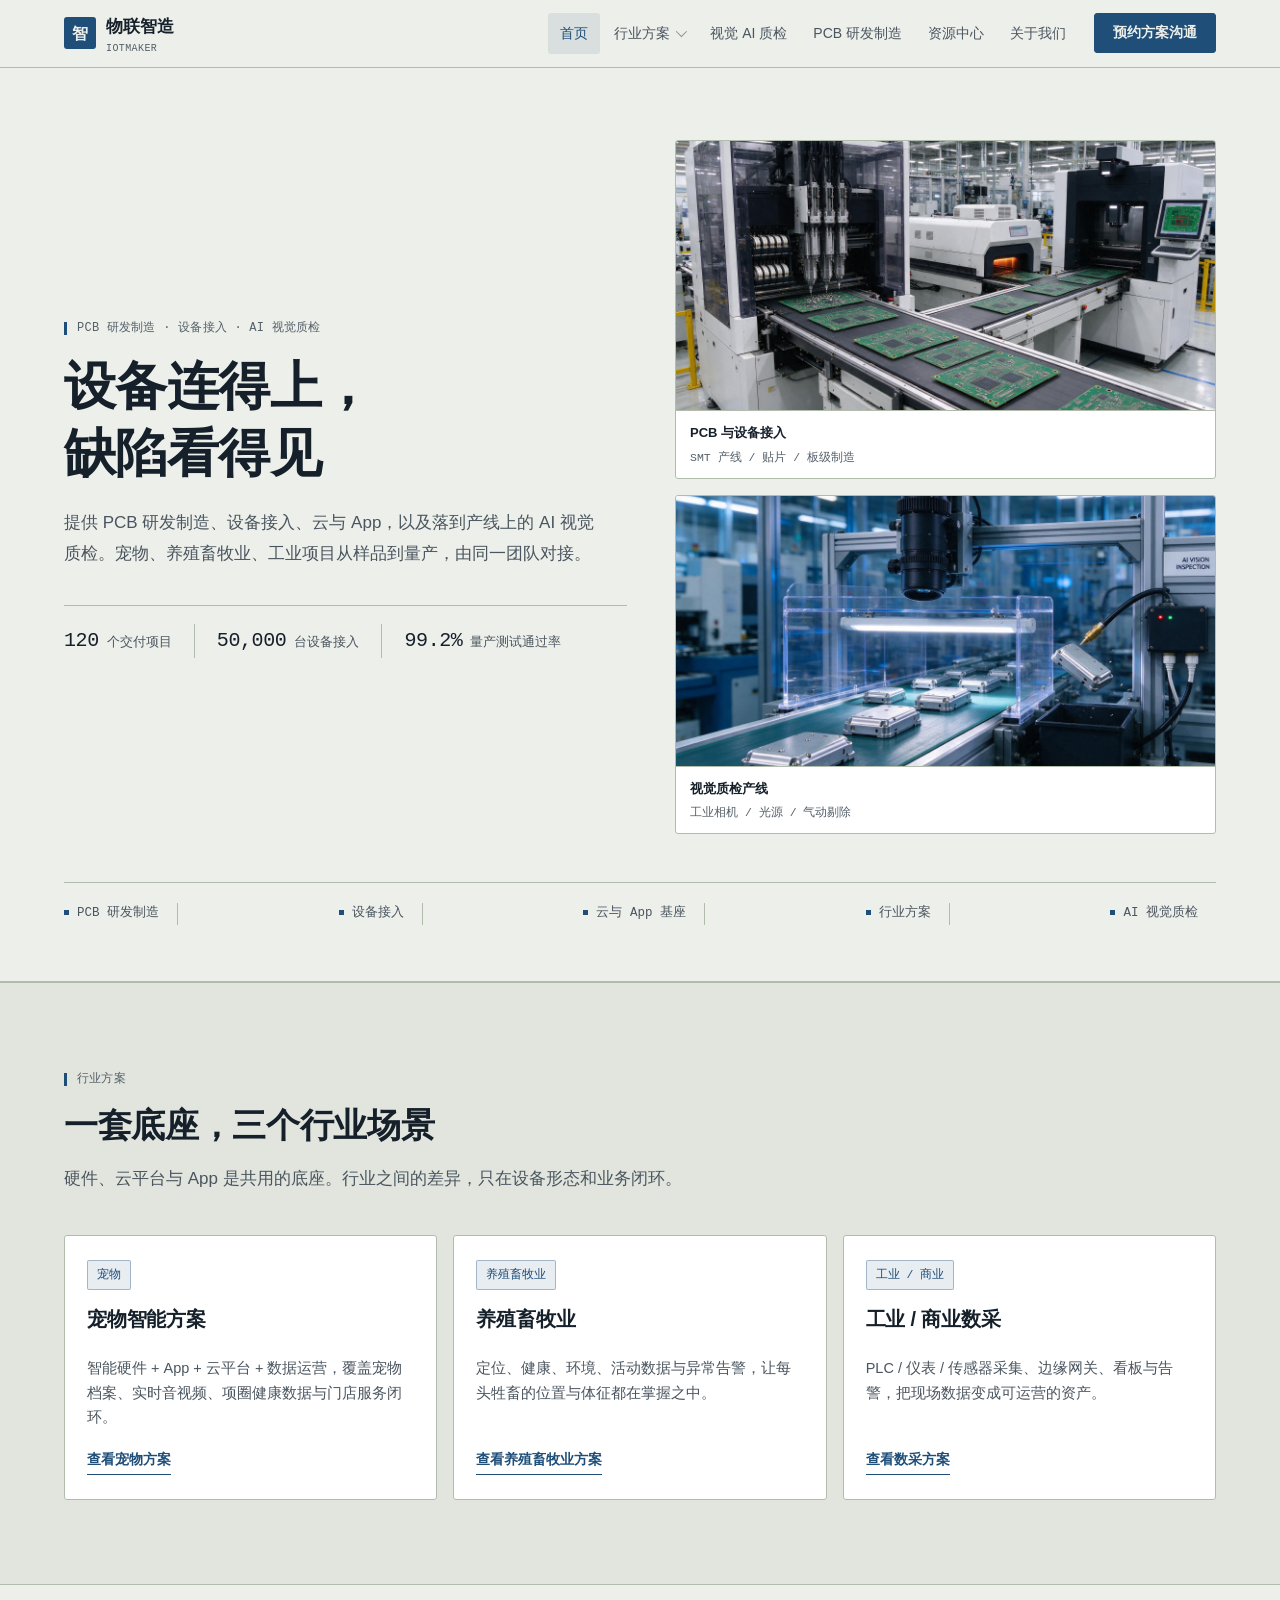
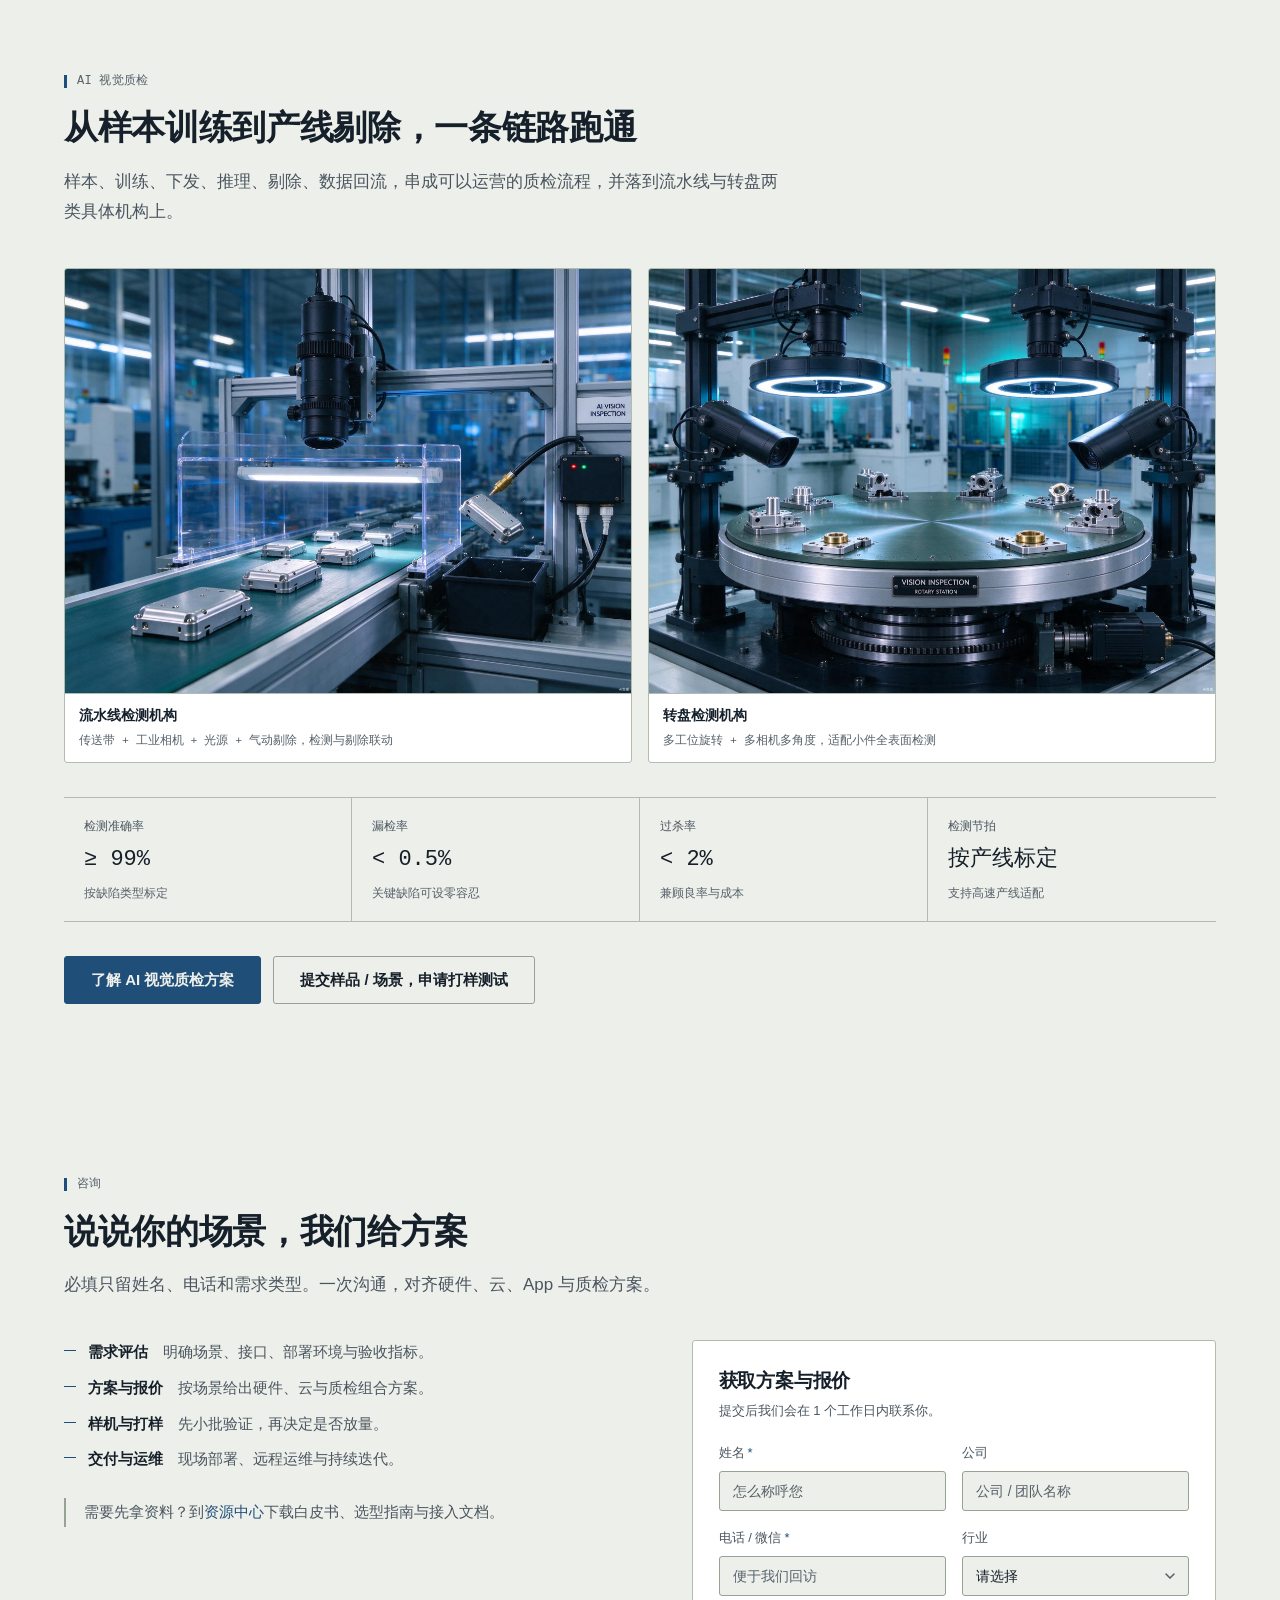
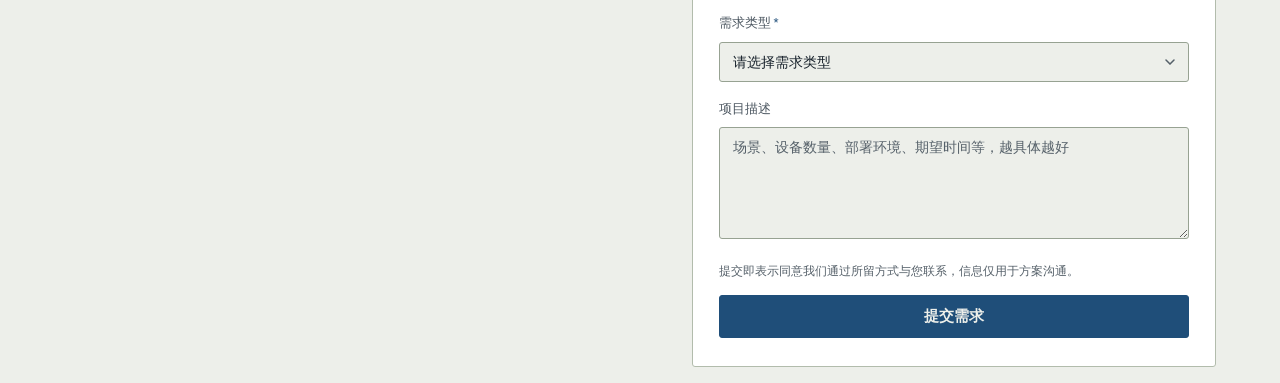
<file: solutions/index.html>
<!DOCTYPE html>
<html lang="zh-CN">
<head>
<meta charset="UTF-8">
<meta name="robots" content="noindex">
<title>行业方案 · 物联智造</title>
<!-- 行业方案总览页已下线，此文件仅用于避免目录被直接列出，进入后立即返回首页 -->
<meta http-equiv="refresh" content="0; url=/">
<link rel="canonical" href="/">
</head>
<body>
<p>正在返回首页…若未自动跳转，请<a href="/">点此进入首页</a>。</p>
</body>
</html>
</file>
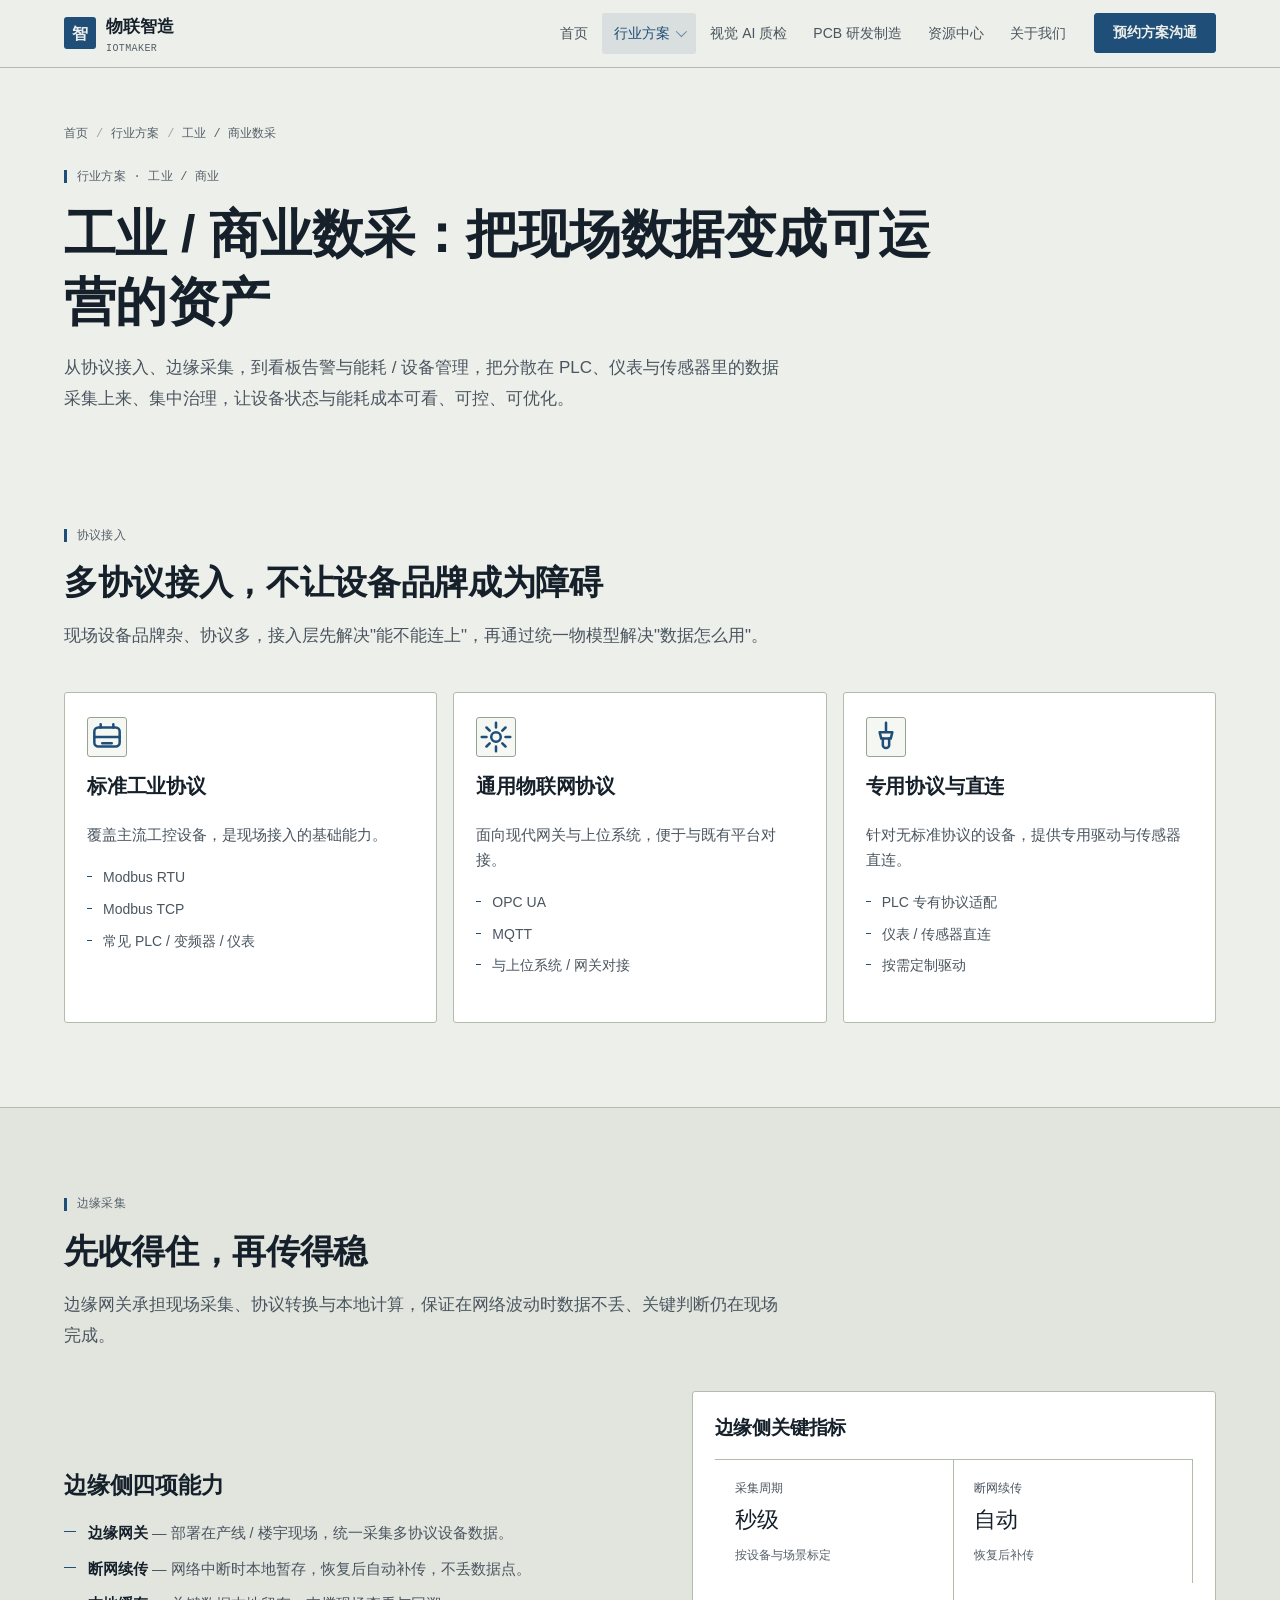
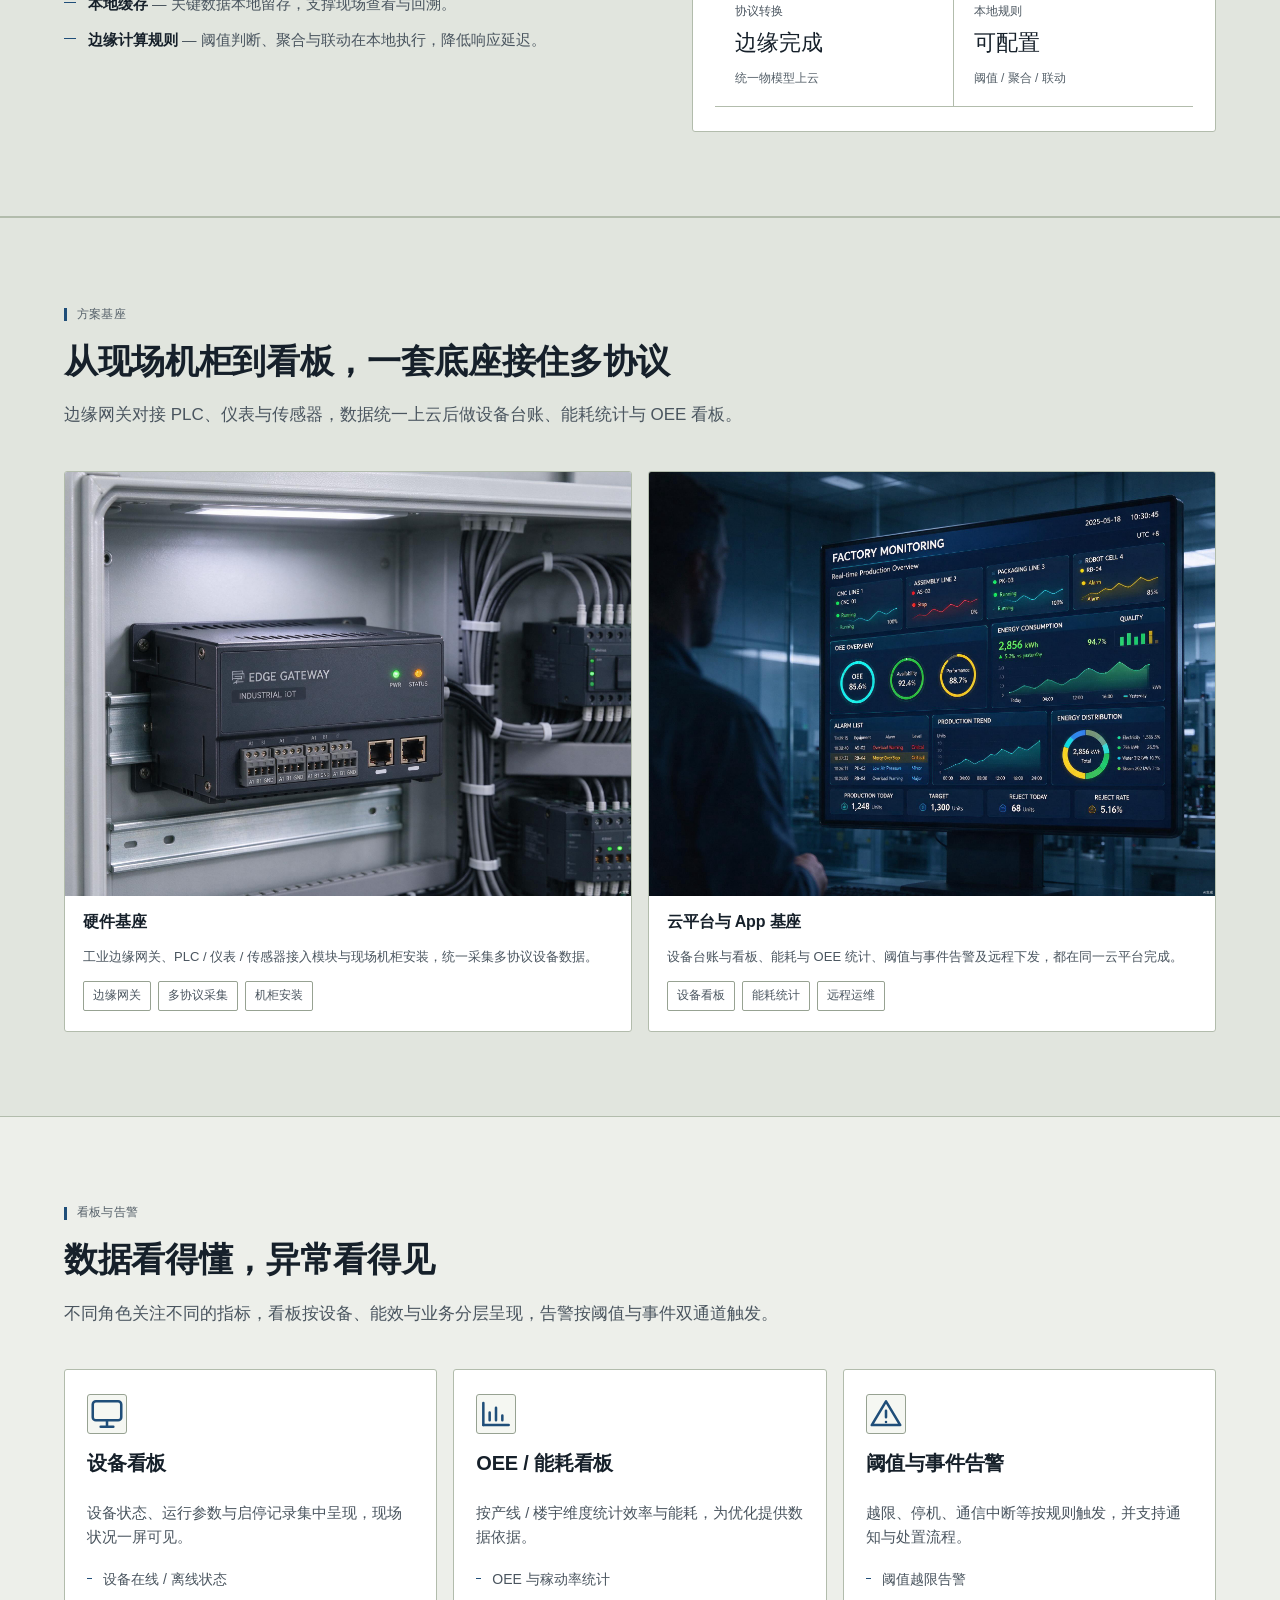
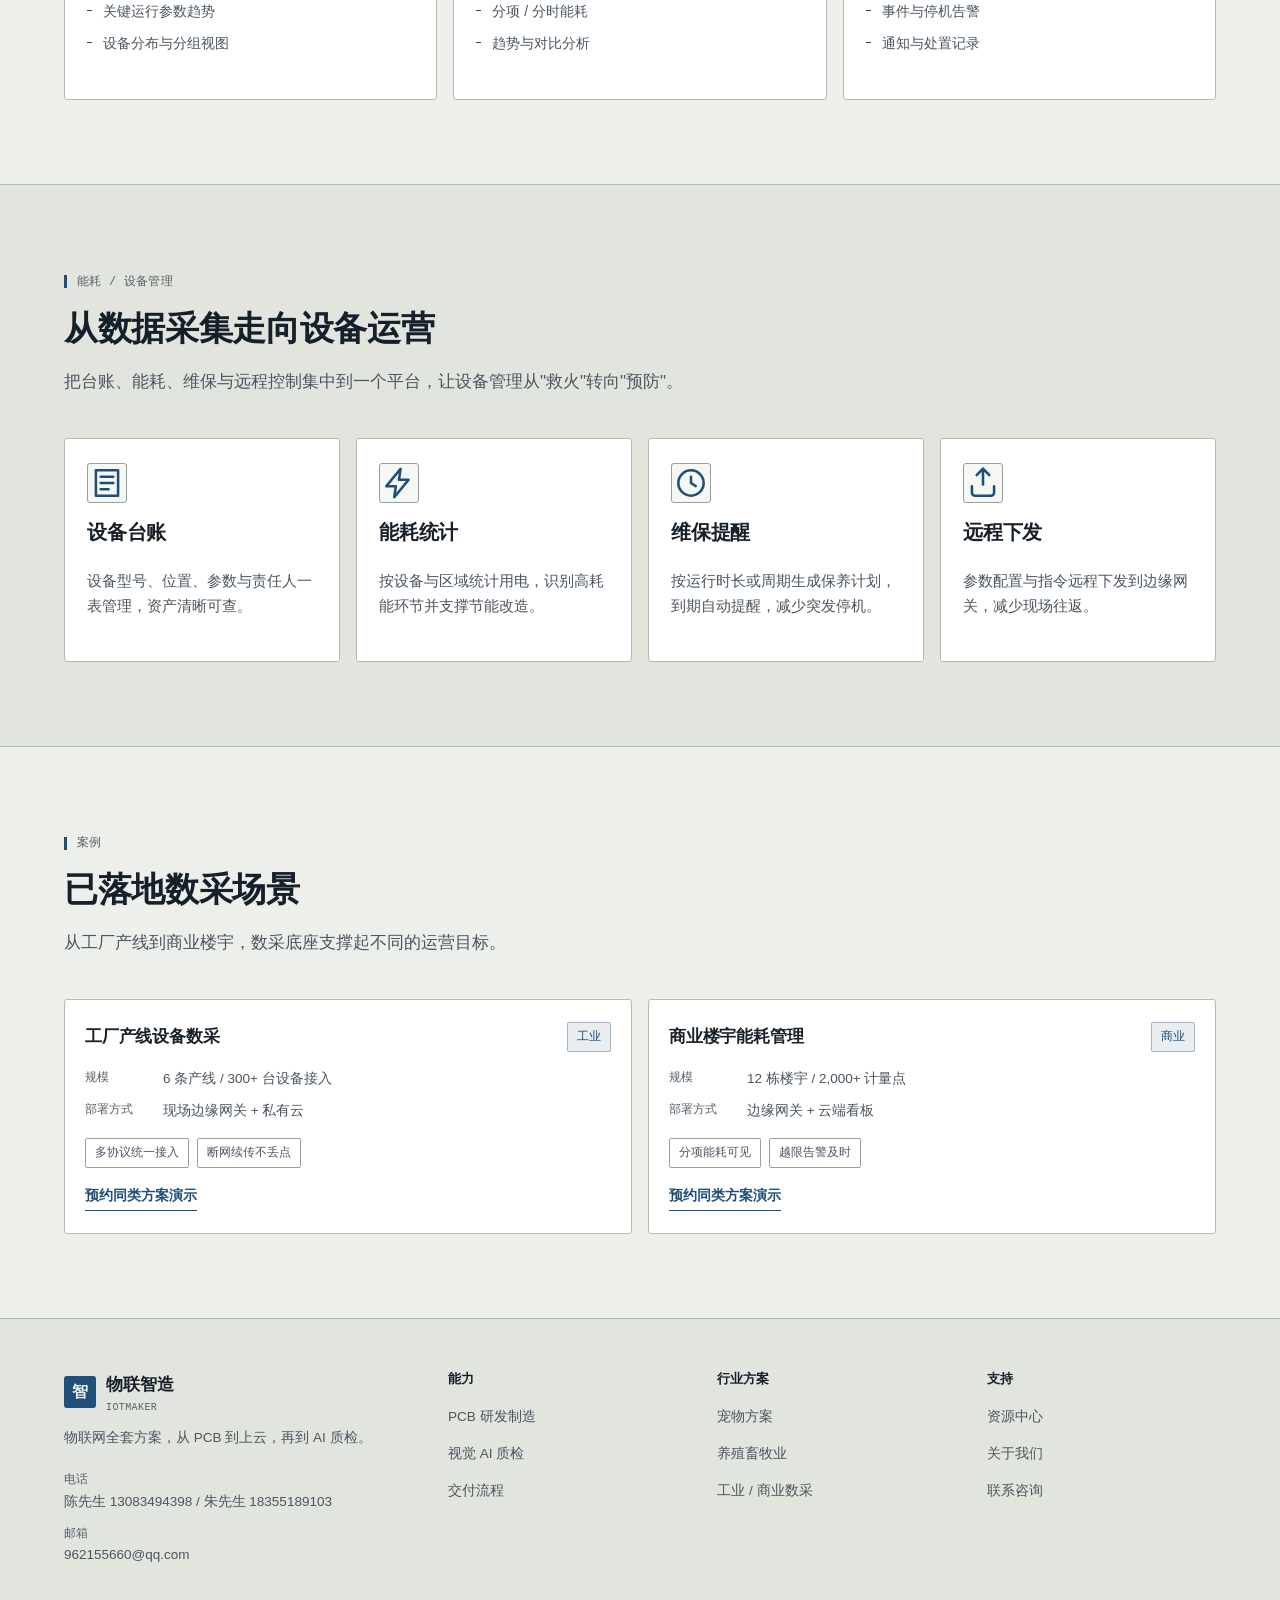
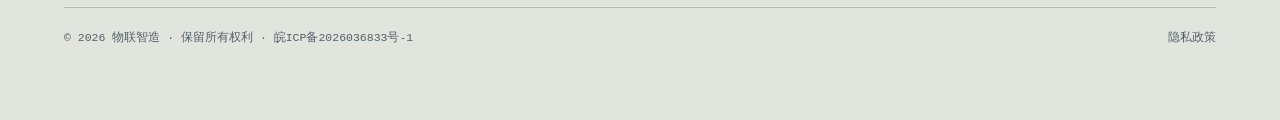
<file: solutions/industrial/index.html>
<!DOCTYPE html>
<html lang="zh-CN">
<head>
<meta charset="UTF-8">
<meta name="viewport" content="width=device-width, initial-scale=1">
<title>工业 / 商业数采 · 物联智造</title>
<meta name="description" content="工业 / 商业数采方案：Modbus、OPC UA、MQTT 等多协议接入，边缘网关采集与断网续传，设备看板与告警，能耗与设备管理，把现场数据变成可运营的资产。">
<link rel="stylesheet" href="/assets/css/style.css">
</head>
<body>
<div data-site-header></div>

<main>

<!-- ========== 页头 ========== -->
<section class="page-hero">
  <div class="container">
    <nav class="breadcrumb"><a href="/">首页</a><i>/</i><span>行业方案</span><i>/</i><span>工业 / 商业数采</span></nav>
    <span class="eyebrow">行业方案 · 工业 / 商业</span>
    <h1 class="h1 page-hero__title">工业 / 商业数采：把现场数据变成可运营的资产</h1>
    <p class="lead page-hero__lead">从协议接入、边缘采集，到看板告警与能耗 / 设备管理，把分散在 PLC、仪表与传感器里的数据采集上来、集中治理，让设备状态与能耗成本可看、可控、可优化。</p>
  </div>
</section>

<!-- ========== 协议接入 ========== -->
<section class="section">
  <div class="container">
    <div class="section-head reveal">
      <span class="eyebrow">协议接入</span>
      <h2 class="h2">多协议接入，不让设备品牌成为障碍</h2>
      <p class="lead">现场设备品牌杂、协议多，接入层先解决"能不能连上"，再通过统一物模型解决"数据怎么用"。</p>
    </div>

    <div class="grid grid--3">
      <article class="card reveal">
        <div class="card__icon">
          <svg viewBox="0 0 24 24" fill="none" stroke="currentColor" stroke-width="1.6" stroke-linecap="round" stroke-linejoin="round">
            <rect x="4" y="6" width="16" height="12" rx="2.5"/>
            <path d="M8 6V4M16 6V4M4 12h16M9 16h6"/>
          </svg>
        </div>
        <h3 class="card__title">标准工业协议</h3>
        <p class="card__text">覆盖主流工控设备，是现场接入的基础能力。</p>
        <ul class="card__list">
          <li>Modbus RTU</li>
          <li>Modbus TCP</li>
          <li>常见 PLC / 变频器 / 仪表</li>
        </ul>
      </article>

      <article class="card reveal d1">
        <div class="card__icon">
          <svg viewBox="0 0 24 24" fill="none" stroke="currentColor" stroke-width="1.6" stroke-linecap="round" stroke-linejoin="round">
            <circle cx="12" cy="12" r="3"/>
            <path d="M12 3v3M12 18v3M3 12h3M18 12h3M6 6l2 2M16 16l2 2M18 6l-2 2M8 16l-2 2"/>
          </svg>
        </div>
        <h3 class="card__title">通用物联网协议</h3>
        <p class="card__text">面向现代网关与上位系统，便于与既有平台对接。</p>
        <ul class="card__list">
          <li>OPC UA</li>
          <li>MQTT</li>
          <li>与上位系统 / 网关对接</li>
        </ul>
      </article>

      <article class="card reveal d2">
        <div class="card__icon">
          <svg viewBox="0 0 24 24" fill="none" stroke="currentColor" stroke-width="1.6" stroke-linecap="round" stroke-linejoin="round">
            <path d="M12 3v6M8 9h8l-1 4H9L8 9Z"/>
            <path d="M10 13v4a2 2 0 0 0 4 0v-4"/>
          </svg>
        </div>
        <h3 class="card__title">专用协议与直连</h3>
        <p class="card__text">针对无标准协议的设备，提供专用驱动与传感器直连。</p>
        <ul class="card__list">
          <li>PLC 专有协议适配</li>
          <li>仪表 / 传感器直连</li>
          <li>按需定制驱动</li>
        </ul>
      </article>
    </div>
  </div>
</section>

<!-- ========== 边缘采集 ========== -->
<section class="section section--alt">
  <div class="container">
    <div class="section-head reveal">
      <span class="eyebrow">边缘采集</span>
      <h2 class="h2">先收得住，再传得稳</h2>
      <p class="lead">边缘网关承担现场采集、协议转换与本地计算，保证在网络波动时数据不丢、关键判断仍在现场完成。</p>
    </div>

    <div class="split">
      <div class="reveal">
        <h3 class="h3" style="margin-bottom:20px">边缘侧四项能力</h3>
        <ul class="checklist">
          <li><b>边缘网关</b> — 部署在产线 / 楼宇现场，统一采集多协议设备数据。</li>
          <li><b>断网续传</b> — 网络中断时本地暂存，恢复后自动补传，不丢数据点。</li>
          <li><b>本地缓存</b> — 关键数据本地留存，支撑现场查看与回溯。</li>
          <li><b>边缘计算规则</b> — 阈值判断、聚合与联动在本地执行，降低响应延迟。</li>
        </ul>
      </div>

      <div class="panel reveal d1">
        <h4 class="h4" style="margin-bottom:18px">边缘侧关键指标</h4>
        <div class="kpis">
          <div class="kpi"><div class="kpi__label">采集周期</div><div class="kpi__value">秒级</div><div class="kpi__hint">按设备与场景标定</div></div>
          <div class="kpi"><div class="kpi__label">断网续传</div><div class="kpi__value">自动</div><div class="kpi__hint">恢复后补传</div></div>
          <div class="kpi"><div class="kpi__label">协议转换</div><div class="kpi__value">边缘完成</div><div class="kpi__hint">统一物模型上云</div></div>
          <div class="kpi"><div class="kpi__label">本地规则</div><div class="kpi__value">可配置</div><div class="kpi__hint">阈值 / 聚合 / 联动</div></div>
        </div>
      </div>
    </div>
  </div>
</section>

<!-- ========== 方案基座：硬件 · 云 · App ========== -->
<section class="section section--alt">
  <div class="container">
    <div class="section-head section-head--center reveal">
      <span class="eyebrow">方案基座</span>
      <h2 class="h2">从现场机柜到看板，一套底座接住多协议</h2>
      <p class="lead">边缘网关对接 PLC、仪表与传感器，数据统一上云后做设备台账、能耗统计与 OEE 看板。</p>
    </div>

    <div class="thumbs thumbs--2">
      <article class="thumb reveal">
        <div class="thumb__media">
          <img src="/assets/img/sol-industrial-hardware.jpg" alt="工业硬件：边缘网关、PLC 与仪表接入模块、现场机柜安装" loading="lazy">
        </div>
        <div class="thumb__body">
          <h3 class="thumb__title">硬件基座</h3>
          <p class="thumb__text">工业边缘网关、PLC / 仪表 / 传感器接入模块与现场机柜安装，统一采集多协议设备数据。</p>
          <div class="thumb__tags">
            <span class="tag">边缘网关</span><span class="tag">多协议采集</span><span class="tag">机柜安装</span>
          </div>
        </div>
      </article>

      <article class="thumb reveal d1">
        <div class="thumb__media">
          <img src="/assets/img/sol-industrial-cloud.jpg" alt="工业云平台：设备台账、能耗与 OEE 看板界面" loading="lazy">
        </div>
        <div class="thumb__body">
          <h3 class="thumb__title">云平台与 App 基座</h3>
          <p class="thumb__text">设备台账与看板、能耗与 OEE 统计、阈值与事件告警及远程下发，都在同一云平台完成。</p>
          <div class="thumb__tags">
            <span class="tag">设备看板</span><span class="tag">能耗统计</span><span class="tag">远程运维</span>
          </div>
        </div>
      </article>
    </div>
  </div>
</section>

<!-- ========== 看板与告警 ========== -->
<section class="section">
  <div class="container">
    <div class="section-head section-head--center reveal">
      <span class="eyebrow">看板与告警</span>
      <h2 class="h2">数据看得懂，异常看得见</h2>
      <p class="lead">不同角色关注不同的指标，看板按设备、能效与业务分层呈现，告警按阈值与事件双通道触发。</p>
    </div>

    <div class="grid grid--3">
      <article class="card reveal">
        <div class="card__icon">
          <svg viewBox="0 0 24 24" fill="none" stroke="currentColor" stroke-width="1.6" stroke-linecap="round" stroke-linejoin="round">
            <rect x="3" y="4" width="18" height="12" rx="2"/>
            <path d="M8 20h8M12 16v4"/>
          </svg>
        </div>
        <h3 class="card__title">设备看板</h3>
        <p class="card__text">设备状态、运行参数与启停记录集中呈现，现场状况一屏可见。</p>
        <ul class="card__list">
          <li>设备在线 / 离线状态</li>
          <li>关键运行参数趋势</li>
          <li>设备分布与分组视图</li>
        </ul>
      </article>

      <article class="card reveal d1">
        <div class="card__icon">
          <svg viewBox="0 0 24 24" fill="none" stroke="currentColor" stroke-width="1.6" stroke-linecap="round" stroke-linejoin="round">
            <path d="M4 19V5"/><path d="M4 19h16"/>
            <path d="M8 16v-5M12 16V8M16 16v-3"/>
          </svg>
        </div>
        <h3 class="card__title">OEE / 能耗看板</h3>
        <p class="card__text">按产线 / 楼宇维度统计效率与能耗，为优化提供数据依据。</p>
        <ul class="card__list">
          <li>OEE 与稼动率统计</li>
          <li>分项 / 分时能耗</li>
          <li>趋势与对比分析</li>
        </ul>
      </article>

      <article class="card reveal d2">
        <div class="card__icon">
          <svg viewBox="0 0 24 24" fill="none" stroke="currentColor" stroke-width="1.6" stroke-linecap="round" stroke-linejoin="round">
            <path d="M12 4 3 19h18L12 4Z"/>
            <path d="M12 10v4M12 17h.01"/>
          </svg>
        </div>
        <h3 class="card__title">阈值与事件告警</h3>
        <p class="card__text">越限、停机、通信中断等按规则触发，并支持通知与处置流程。</p>
        <ul class="card__list">
          <li>阈值越限告警</li>
          <li>事件与停机告警</li>
          <li>通知与处置记录</li>
        </ul>
      </article>
    </div>
  </div>
</section>

<!-- ========== 能耗 / 设备管理 ========== -->
<section class="section section--alt">
  <div class="container">
    <div class="section-head section-head--center reveal">
      <span class="eyebrow">能耗 / 设备管理</span>
      <h2 class="h2">从数据采集走向设备运营</h2>
      <p class="lead">把台账、能耗、维保与远程控制集中到一个平台，让设备管理从"救火"转向"预防"。</p>
    </div>

    <div class="grid grid--4">
      <article class="card reveal">
        <div class="card__icon">
          <svg viewBox="0 0 24 24" fill="none" stroke="currentColor" stroke-width="1.6" stroke-linecap="round" stroke-linejoin="round">
            <path d="M5 4h14v16H5z"/>
            <path d="M8 8h8M8 12h8M8 16h5"/>
          </svg>
        </div>
        <h3 class="card__title">设备台账</h3>
        <p class="card__text">设备型号、位置、参数与责任人一表管理，资产清晰可查。</p>
      </article>

      <article class="card reveal d1">
        <div class="card__icon">
          <svg viewBox="0 0 24 24" fill="none" stroke="currentColor" stroke-width="1.6" stroke-linecap="round" stroke-linejoin="round">
            <path d="M13 3 4 14h6l-1 7 9-11h-6l1-7Z"/>
          </svg>
        </div>
        <h3 class="card__title">能耗统计</h3>
        <p class="card__text">按设备与区域统计用电，识别高耗能环节并支撑节能改造。</p>
      </article>

      <article class="card reveal d2">
        <div class="card__icon">
          <svg viewBox="0 0 24 24" fill="none" stroke="currentColor" stroke-width="1.6" stroke-linecap="round" stroke-linejoin="round">
            <circle cx="12" cy="12" r="8"/>
            <path d="M12 8v4l3 2"/>
          </svg>
        </div>
        <h3 class="card__title">维保提醒</h3>
        <p class="card__text">按运行时长或周期生成保养计划，到期自动提醒，减少突发停机。</p>
      </article>

      <article class="card reveal d3">
        <div class="card__icon">
          <svg viewBox="0 0 24 24" fill="none" stroke="currentColor" stroke-width="1.6" stroke-linecap="round" stroke-linejoin="round">
            <path d="M12 3v10"/>
            <path d="m8 7 4-4 4 4"/>
            <path d="M5 14v4a2 2 0 0 0 2 2h10a2 2 0 0 0 2-2v-4"/>
          </svg>
        </div>
        <h3 class="card__title">远程下发</h3>
        <p class="card__text">参数配置与指令远程下发到边缘网关，减少现场往返。</p>
      </article>
    </div>
  </div>
</section>

<!-- ========== 案例 ========== -->
<section class="section">
  <div class="container">
    <div class="section-head section-head--center reveal">
      <span class="eyebrow">案例</span>
      <h2 class="h2">已落地数采场景</h2>
      <p class="lead">从工厂产线到商业楼宇，数采底座支撑起不同的运营目标。</p>
    </div>

    <div class="grid grid--2">
      <article class="case-card reveal">
        <div class="case-card__top"><h3 class="case-card__title">工厂产线设备数采</h3><span class="tag tag--cyan">工业</span></div>
        <div class="case-card__rows">
          <div class="case-card__row"><b>规模</b><span>6 条产线 / 300+ 台设备接入</span></div>
          <div class="case-card__row"><b>部署方式</b><span>现场边缘网关 + 私有云</span></div>
        </div>
        <div class="case-card__metrics"><span class="tag">多协议统一接入</span><span class="tag">断网续传不丢点</span></div>
        <a class="card__link" href="/contact/">预约同类方案演示</a>
      </article>

      <article class="case-card reveal d1">
        <div class="case-card__top"><h3 class="case-card__title">商业楼宇能耗管理</h3><span class="tag tag--cyan">商业</span></div>
        <div class="case-card__rows">
          <div class="case-card__row"><b>规模</b><span>12 栋楼宇 / 2,000+ 计量点</span></div>
          <div class="case-card__row"><b>部署方式</b><span>边缘网关 + 云端看板</span></div>
        </div>
        <div class="case-card__metrics"><span class="tag">分项能耗可见</span><span class="tag">越限告警及时</span></div>
        <a class="card__link" href="/contact/">预约同类方案演示</a>
      </article>
    </div>
  </div>
</section>

</main>

<div data-site-footer></div>
<script src="/assets/js/main.js"></script>
</body>
</html>
</file>
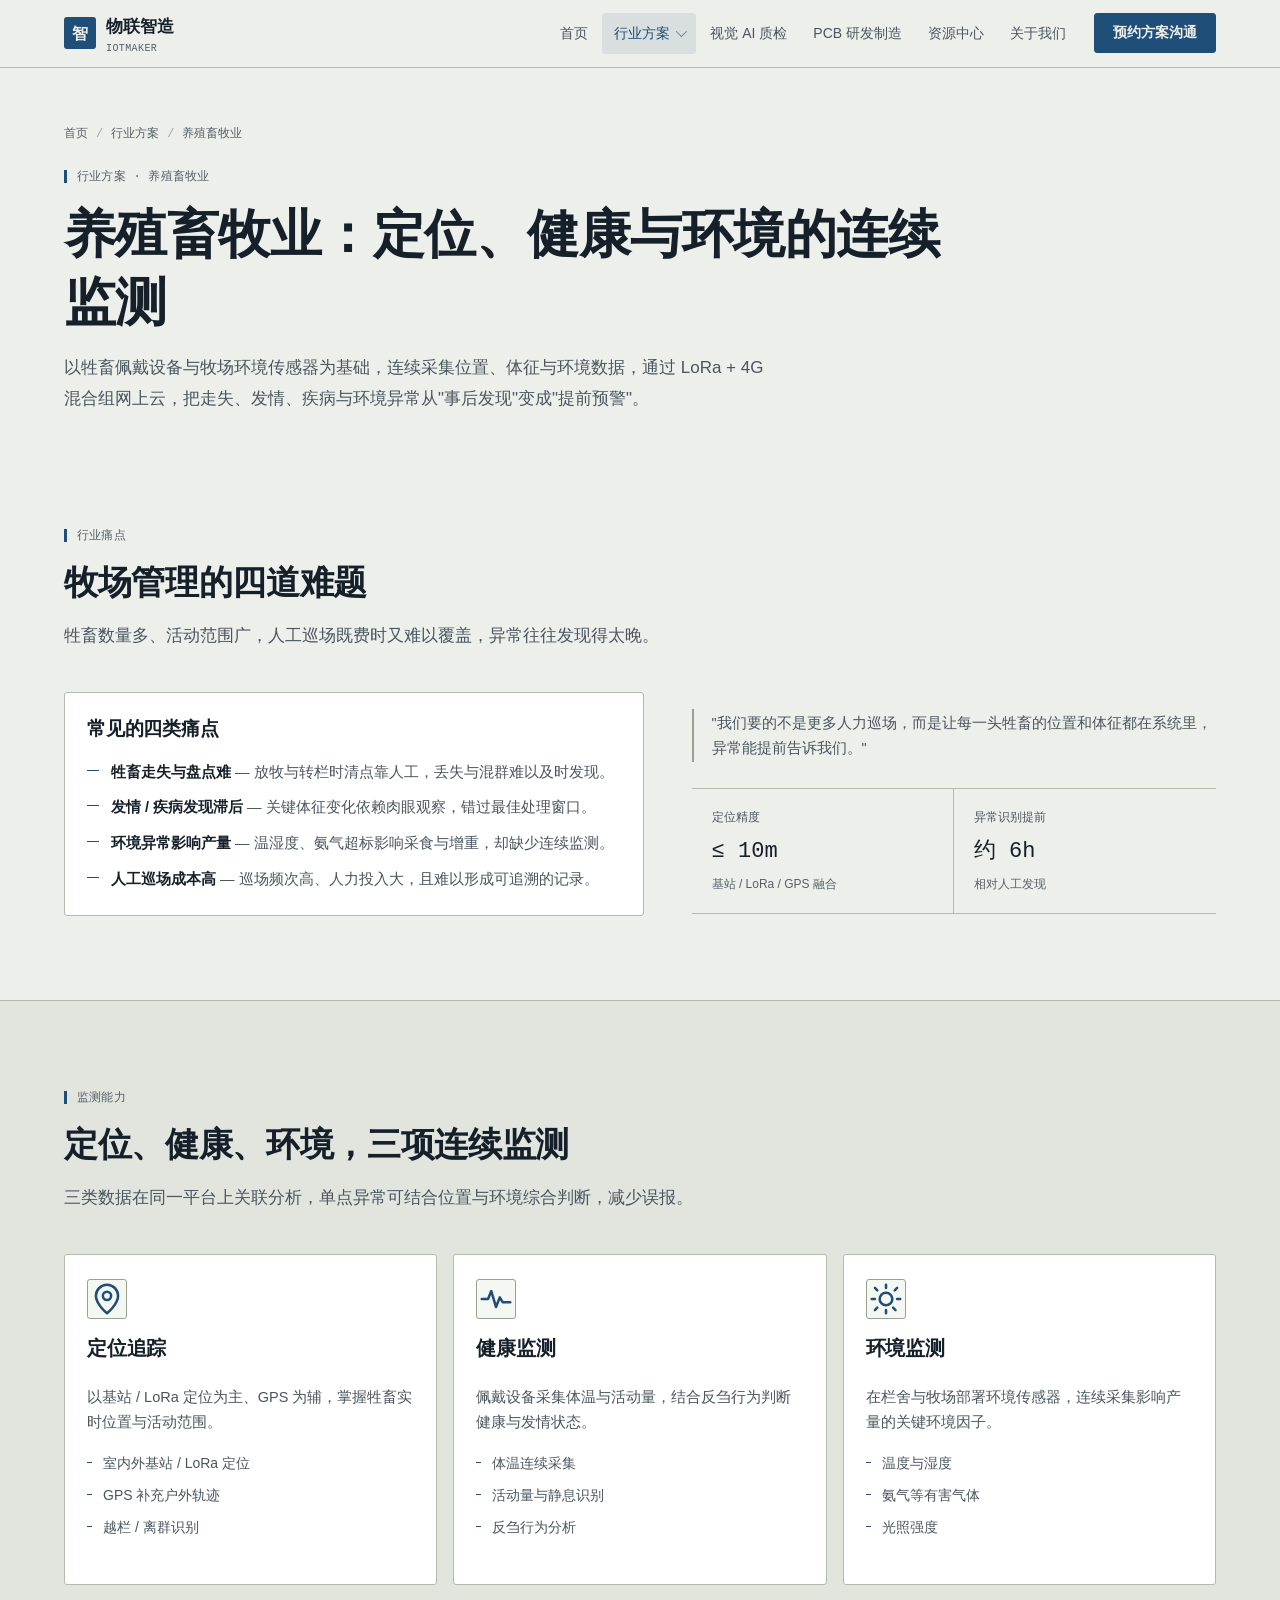
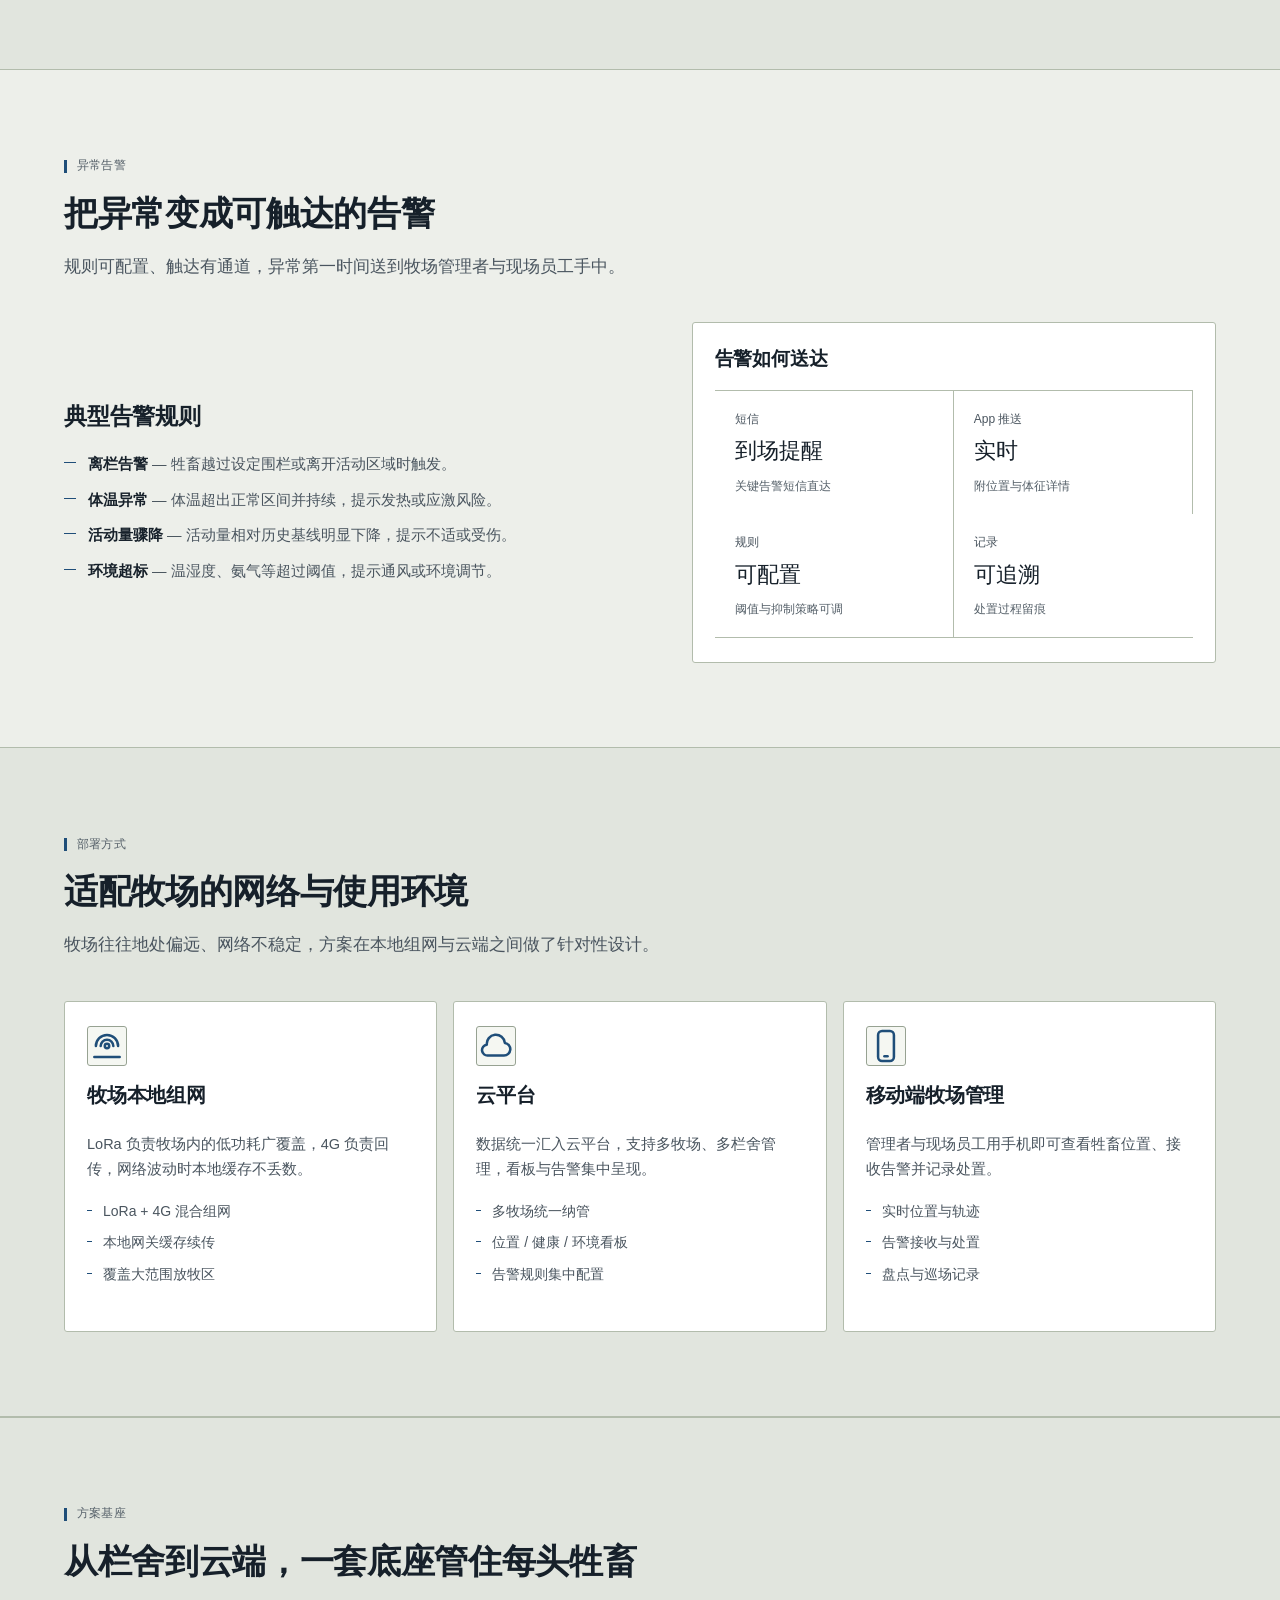
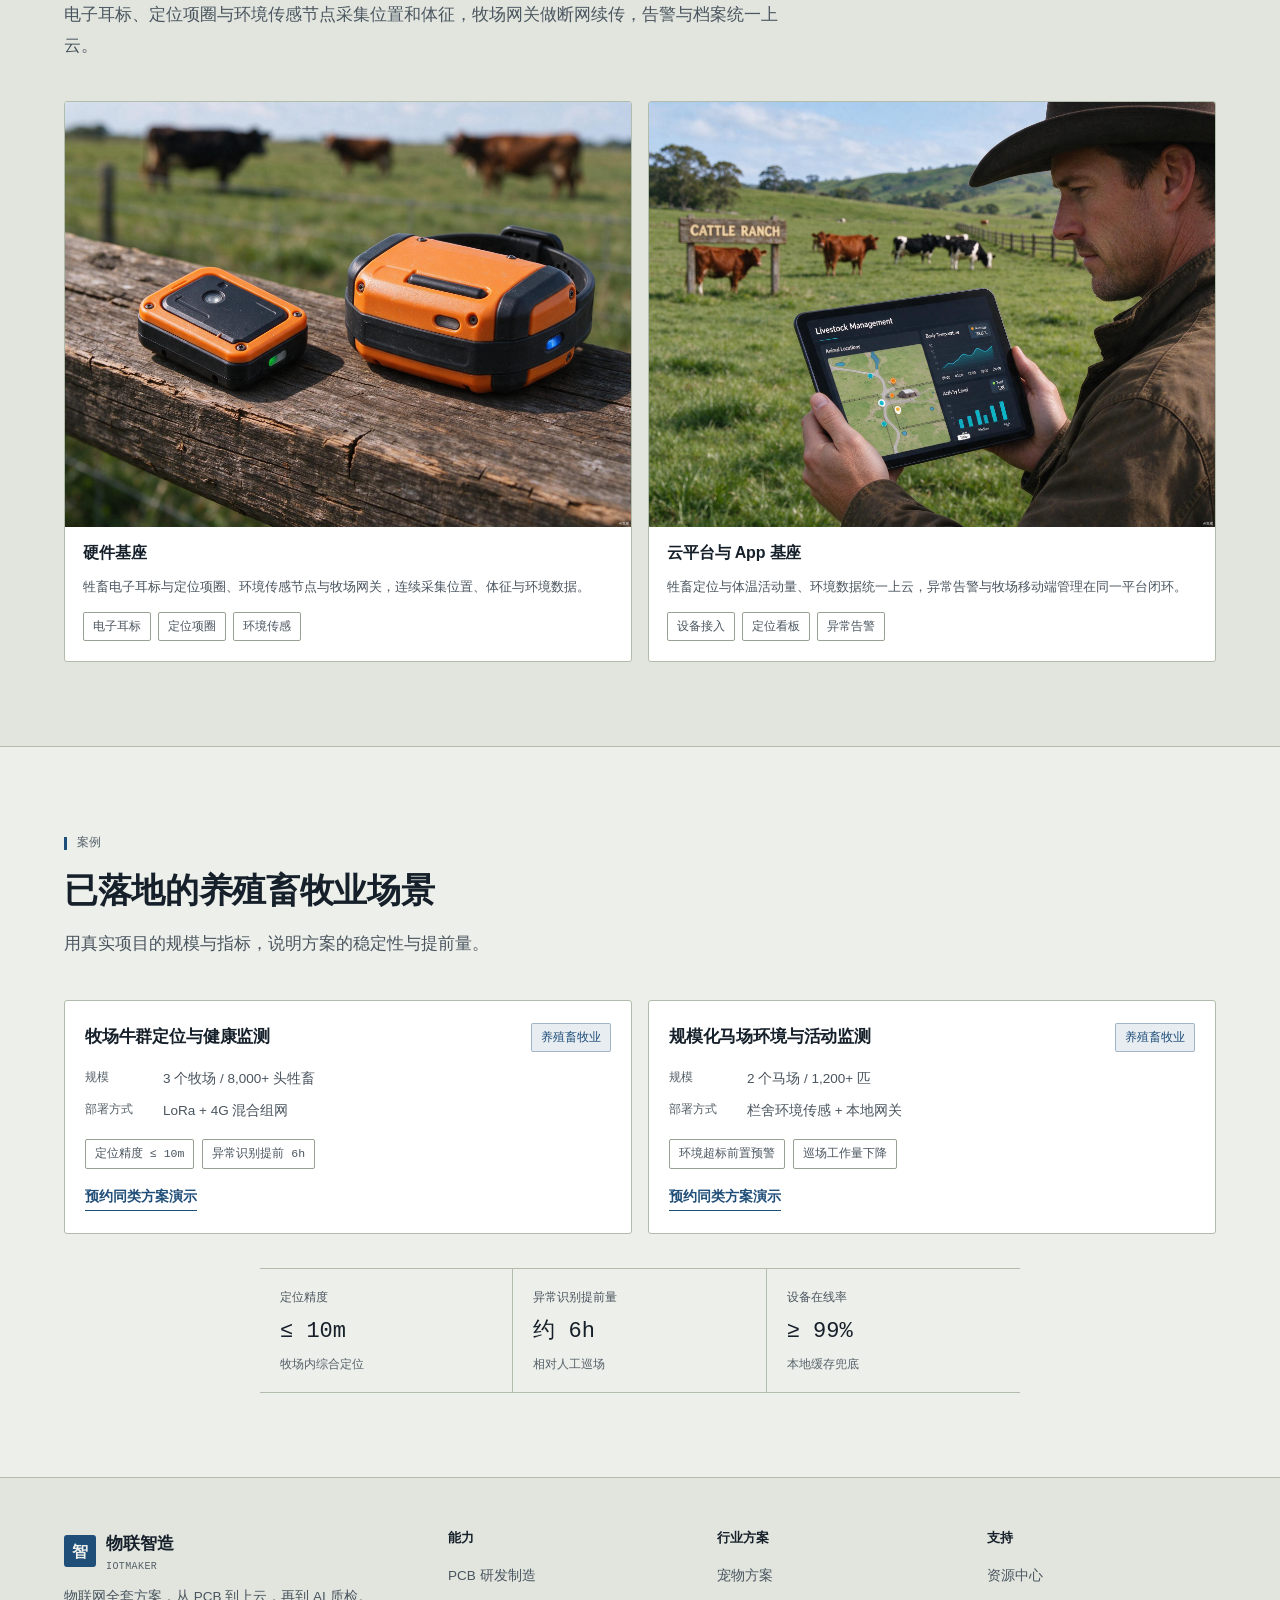
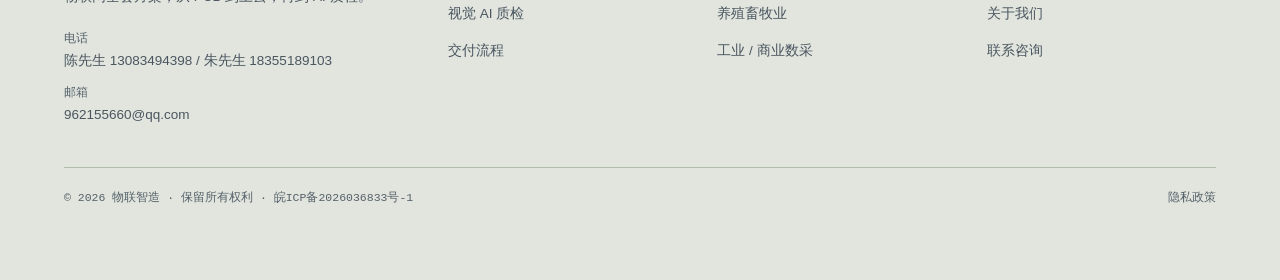
<file: solutions/livestock/index.html>
<!DOCTYPE html>
<html lang="zh-CN">
<head>
<meta charset="UTF-8">
<meta name="viewport" content="width=device-width, initial-scale=1">
<title>养殖畜牧业方案 · 物联智造</title>
<meta name="description" content="养殖畜牧业方案：定位追踪、健康监测与环境监测的连续采集，配合离栏、体温、活动量与环境超标告警，让牲畜位置与体征全程可控。">
<link rel="stylesheet" href="/assets/css/style.css">
</head>
<body>
<div data-site-header></div>

<main>

<!-- ========== 页头 ========== -->
<section class="page-hero">
  <div class="container">
    <nav class="breadcrumb"><a href="/">首页</a><i>/</i><span>行业方案</span><i>/</i><span>养殖畜牧业</span></nav>
    <span class="eyebrow">行业方案 · 养殖畜牧业</span>
    <h1 class="h1 page-hero__title">养殖畜牧业：定位、健康与环境的连续监测</h1>
    <p class="lead page-hero__lead">以牲畜佩戴设备与牧场环境传感器为基础，连续采集位置、体征与环境数据，通过 LoRa + 4G 混合组网上云，把走失、发情、疾病与环境异常从"事后发现"变成"提前预警"。</p>
  </div>
</section>

<!-- ========== 行业痛点 ========== -->
<section class="section">
  <div class="container">
    <div class="section-head reveal">
      <span class="eyebrow">行业痛点</span>
      <h2 class="h2">牧场管理的四道难题</h2>
      <p class="lead">牲畜数量多、活动范围广，人工巡场既费时又难以覆盖，异常往往发现得太晚。</p>
    </div>

    <div class="split">
      <div class="panel reveal">
        <h3 class="h4" style="margin-bottom:18px">常见的四类痛点</h3>
        <ul class="checklist">
          <li><b>牲畜走失与盘点难</b> — 放牧与转栏时清点靠人工，丢失与混群难以及时发现。</li>
          <li><b>发情 / 疾病发现滞后</b> — 关键体征变化依赖肉眼观察，错过最佳处理窗口。</li>
          <li><b>环境异常影响产量</b> — 温湿度、氨气超标影响采食与增重，却缺少连续监测。</li>
          <li><b>人工巡场成本高</b> — 巡场频次高、人力投入大，且难以形成可追溯的记录。</li>
        </ul>
      </div>

      <div class="reveal d1">
        <p class="quote">"我们要的不是更多人力巡场，而是让每一头牲畜的位置和体征都在系统里，异常能提前告诉我们。"</p>
        <div class="kpis" style="margin-top:26px">
          <div class="kpi"><div class="kpi__label">定位精度</div><div class="kpi__value">&le; 10m</div><div class="kpi__hint">基站 / LoRa / GPS 融合</div></div>
          <div class="kpi"><div class="kpi__label">异常识别提前</div><div class="kpi__value">约 6h</div><div class="kpi__hint">相对人工发现</div></div>
        </div>
      </div>
    </div>
  </div>
</section>

<!-- ========== 三大监测能力 ========== -->
<section class="section section--alt">
  <div class="container">
    <div class="section-head section-head--center reveal">
      <span class="eyebrow">监测能力</span>
      <h2 class="h2">定位、健康、环境，三项连续监测</h2>
      <p class="lead">三类数据在同一平台上关联分析，单点异常可结合位置与环境综合判断，减少误报。</p>
    </div>

    <div class="grid grid--3">
      <article class="card reveal">
        <div class="card__icon">
          <svg viewBox="0 0 24 24" fill="none" stroke="currentColor" stroke-width="1.6" stroke-linecap="round" stroke-linejoin="round">
            <path d="M12 21s7-5.6 7-11a7 7 0 1 0-14 0c0 5.4 7 11 7 11Z"/>
            <circle cx="12" cy="10" r="2.6"/>
          </svg>
        </div>
        <h3 class="card__title">定位追踪</h3>
        <p class="card__text">以基站 / LoRa 定位为主、GPS 为辅，掌握牲畜实时位置与活动范围。</p>
        <ul class="card__list">
          <li>室内外基站 / LoRa 定位</li>
          <li>GPS 补充户外轨迹</li>
          <li>越栏 / 离群识别</li>
        </ul>
      </article>

      <article class="card reveal d1">
        <div class="card__icon">
          <svg viewBox="0 0 24 24" fill="none" stroke="currentColor" stroke-width="1.6" stroke-linecap="round" stroke-linejoin="round">
            <path d="M3 12h4l2-5 3 10 2.4-6 1.8 3H21"/>
          </svg>
        </div>
        <h3 class="card__title">健康监测</h3>
        <p class="card__text">佩戴设备采集体温与活动量，结合反刍行为判断健康与发情状态。</p>
        <ul class="card__list">
          <li>体温连续采集</li>
          <li>活动量与静息识别</li>
          <li>反刍行为分析</li>
        </ul>
      </article>

      <article class="card reveal d2">
        <div class="card__icon">
          <svg viewBox="0 0 24 24" fill="none" stroke="currentColor" stroke-width="1.6" stroke-linecap="round" stroke-linejoin="round">
            <path d="M12 3v2M12 19v2M3 12h2M19 12h2"/>
            <path d="M6.5 6.5 5 5M18 19l-1.5-1.5M17.5 6.5 19 5M5 19l1.5-1.5"/>
            <circle cx="12" cy="12" r="4"/>
          </svg>
        </div>
        <h3 class="card__title">环境监测</h3>
        <p class="card__text">在栏舍与牧场部署环境传感器，连续采集影响产量的关键环境因子。</p>
        <ul class="card__list">
          <li>温度与湿度</li>
          <li>氨气等有害气体</li>
          <li>光照强度</li>
        </ul>
      </article>
    </div>
  </div>
</section>

<!-- ========== 告警 ========== -->
<section class="section">
  <div class="container">
    <div class="section-head reveal">
      <span class="eyebrow">异常告警</span>
      <h2 class="h2">把异常变成可触达的告警</h2>
      <p class="lead">规则可配置、触达有通道，异常第一时间送到牧场管理者与现场员工手中。</p>
    </div>

    <div class="split">
      <div class="reveal">
        <h3 class="h3" style="margin-bottom:20px">典型告警规则</h3>
        <ul class="checklist">
          <li><b>离栏告警</b> — 牲畜越过设定围栏或离开活动区域时触发。</li>
          <li><b>体温异常</b> — 体温超出正常区间并持续，提示发热或应激风险。</li>
          <li><b>活动量骤降</b> — 活动量相对历史基线明显下降，提示不适或受伤。</li>
          <li><b>环境超标</b> — 温湿度、氨气等超过阈值，提示通风或环境调节。</li>
        </ul>
      </div>

      <div class="panel reveal d1">
        <h4 class="h4" style="margin-bottom:18px">告警如何送达</h4>
        <div class="kpis">
          <div class="kpi"><div class="kpi__label">短信</div><div class="kpi__value">到场提醒</div><div class="kpi__hint">关键告警短信直达</div></div>
          <div class="kpi"><div class="kpi__label">App 推送</div><div class="kpi__value">实时</div><div class="kpi__hint">附位置与体征详情</div></div>
          <div class="kpi"><div class="kpi__label">规则</div><div class="kpi__value">可配置</div><div class="kpi__hint">阈值与抑制策略可调</div></div>
          <div class="kpi"><div class="kpi__label">记录</div><div class="kpi__value">可追溯</div><div class="kpi__hint">处置过程留痕</div></div>
        </div>
      </div>
    </div>
  </div>
</section>

<!-- ========== 部署方式 ========== -->
<section class="section section--alt">
  <div class="container">
    <div class="section-head section-head--center reveal">
      <span class="eyebrow">部署方式</span>
      <h2 class="h2">适配牧场的网络与使用环境</h2>
      <p class="lead">牧场往往地处偏远、网络不稳定，方案在本地组网与云端之间做了针对性设计。</p>
    </div>

    <div class="grid grid--3">
      <article class="card reveal">
        <div class="card__icon">
          <svg viewBox="0 0 24 24" fill="none" stroke="currentColor" stroke-width="1.6" stroke-linecap="round" stroke-linejoin="round">
            <path d="M5 12a7 7 0 0 1 14 0"/><path d="M8 12a4 4 0 0 1 8 0"/>
            <circle cx="12" cy="12" r="1.4"/>
            <path d="M4 19h16"/>
          </svg>
        </div>
        <h3 class="card__title">牧场本地组网</h3>
        <p class="card__text">LoRa 负责牧场内的低功耗广覆盖，4G 负责回传，网络波动时本地缓存不丢数。</p>
        <ul class="card__list">
          <li>LoRa + 4G 混合组网</li>
          <li>本地网关缓存续传</li>
          <li>覆盖大范围放牧区</li>
        </ul>
      </article>

      <article class="card reveal d1">
        <div class="card__icon">
          <svg viewBox="0 0 24 24" fill="none" stroke="currentColor" stroke-width="1.6" stroke-linecap="round" stroke-linejoin="round">
            <path d="M7 18h10a4 4 0 0 0 .6-7.96A5.5 5.5 0 0 0 6.2 11.2A3.4 3.4 0 0 0 7 18Z"/>
          </svg>
        </div>
        <h3 class="card__title">云平台</h3>
        <p class="card__text">数据统一汇入云平台，支持多牧场、多栏舍管理，看板与告警集中呈现。</p>
        <ul class="card__list">
          <li>多牧场统一纳管</li>
          <li>位置 / 健康 / 环境看板</li>
          <li>告警规则集中配置</li>
        </ul>
      </article>

      <article class="card reveal d2">
        <div class="card__icon">
          <svg viewBox="0 0 24 24" fill="none" stroke="currentColor" stroke-width="1.6" stroke-linecap="round" stroke-linejoin="round">
            <rect x="7" y="2.5" width="10" height="19" rx="2.5"/>
            <path d="M11 18.5h2"/>
          </svg>
        </div>
        <h3 class="card__title">移动端牧场管理</h3>
        <p class="card__text">管理者与现场员工用手机即可查看牲畜位置、接收告警并记录处置。</p>
        <ul class="card__list">
          <li>实时位置与轨迹</li>
          <li>告警接收与处置</li>
          <li>盘点与巡场记录</li>
        </ul>
      </article>
    </div>
  </div>
</section>

<!-- ========== 方案基座：硬件 · 云 · App ========== -->
<section class="section section--alt">
  <div class="container">
    <div class="section-head section-head--center reveal">
      <span class="eyebrow">方案基座</span>
      <h2 class="h2">从栏舍到云端，一套底座管住每头牲畜</h2>
      <p class="lead">电子耳标、定位项圈与环境传感节点采集位置和体征，牧场网关做断网续传，告警与档案统一上云。</p>
    </div>

    <div class="thumbs thumbs--2">
      <article class="thumb reveal">
        <div class="thumb__media">
          <img src="/assets/img/sol-livestock-hardware.jpg" alt="养殖畜牧业硬件：牲畜电子耳标、定位项圈与牧场环境传感节点" loading="lazy">
        </div>
        <div class="thumb__body">
          <h3 class="thumb__title">硬件基座</h3>
          <p class="thumb__text">牲畜电子耳标与定位项圈、环境传感节点与牧场网关，连续采集位置、体征与环境数据。</p>
          <div class="thumb__tags">
            <span class="tag">电子耳标</span><span class="tag">定位项圈</span><span class="tag">环境传感</span>
          </div>
        </div>
      </article>

      <article class="thumb reveal d1">
        <div class="thumb__media">
          <img src="/assets/img/sol-livestock-cloud.jpg" alt="养殖畜牧业云平台与牧场移动端管理界面" loading="lazy">
        </div>
        <div class="thumb__body">
          <h3 class="thumb__title">云平台与 App 基座</h3>
          <p class="thumb__text">牲畜定位与体温活动量、环境数据统一上云，异常告警与牧场移动端管理在同一平台闭环。</p>
          <div class="thumb__tags">
            <span class="tag">设备接入</span><span class="tag">定位看板</span><span class="tag">异常告警</span>
          </div>
        </div>
      </article>
    </div>
  </div>
</section>

<!-- ========== 案例 ========== -->
<section class="section">
  <div class="container">
    <div class="section-head section-head--center reveal">
      <span class="eyebrow">案例</span>
      <h2 class="h2">已落地的养殖畜牧业场景</h2>
      <p class="lead">用真实项目的规模与指标，说明方案的稳定性与提前量。</p>
    </div>

    <div class="grid grid--2" style="margin-bottom:34px">
      <article class="case-card reveal">
        <div class="case-card__top"><h3 class="case-card__title">牧场牛群定位与健康监测</h3><span class="tag tag--cyan">养殖畜牧业</span></div>
        <div class="case-card__rows">
          <div class="case-card__row"><b>规模</b><span>3 个牧场 / 8,000+ 头牲畜</span></div>
          <div class="case-card__row"><b>部署方式</b><span>LoRa + 4G 混合组网</span></div>
        </div>
        <div class="case-card__metrics"><span class="tag">定位精度 ≤ 10m</span><span class="tag">异常识别提前 6h</span></div>
        <a class="card__link" href="/contact/">预约同类方案演示</a>
      </article>

      <article class="case-card reveal d1">
        <div class="case-card__top"><h3 class="case-card__title">规模化马场环境与活动监测</h3><span class="tag tag--cyan">养殖畜牧业</span></div>
        <div class="case-card__rows">
          <div class="case-card__row"><b>规模</b><span>2 个马场 / 1,200+ 匹</span></div>
          <div class="case-card__row"><b>部署方式</b><span>栏舍环境传感 + 本地网关</span></div>
        </div>
        <div class="case-card__metrics"><span class="tag">环境超标前置预警</span><span class="tag">巡场工作量下降</span></div>
        <a class="card__link" href="/contact/">预约同类方案演示</a>
      </article>
    </div>

    <div class="kpis reveal d2" style="max-width:760px;margin:0 auto">
      <div class="kpi"><div class="kpi__label">定位精度</div><div class="kpi__value">&le; 10m</div><div class="kpi__hint">牧场内综合定位</div></div>
      <div class="kpi"><div class="kpi__label">异常识别提前量</div><div class="kpi__value">约 6h</div><div class="kpi__hint">相对人工巡场</div></div>
      <div class="kpi"><div class="kpi__label">设备在线率</div><div class="kpi__value">≥ 99%</div><div class="kpi__hint">本地缓存兜底</div></div>
    </div>
  </div>
</section>

</main>

<div data-site-footer></div>
<script src="/assets/js/main.js"></script>
</body>
</html>
</file>
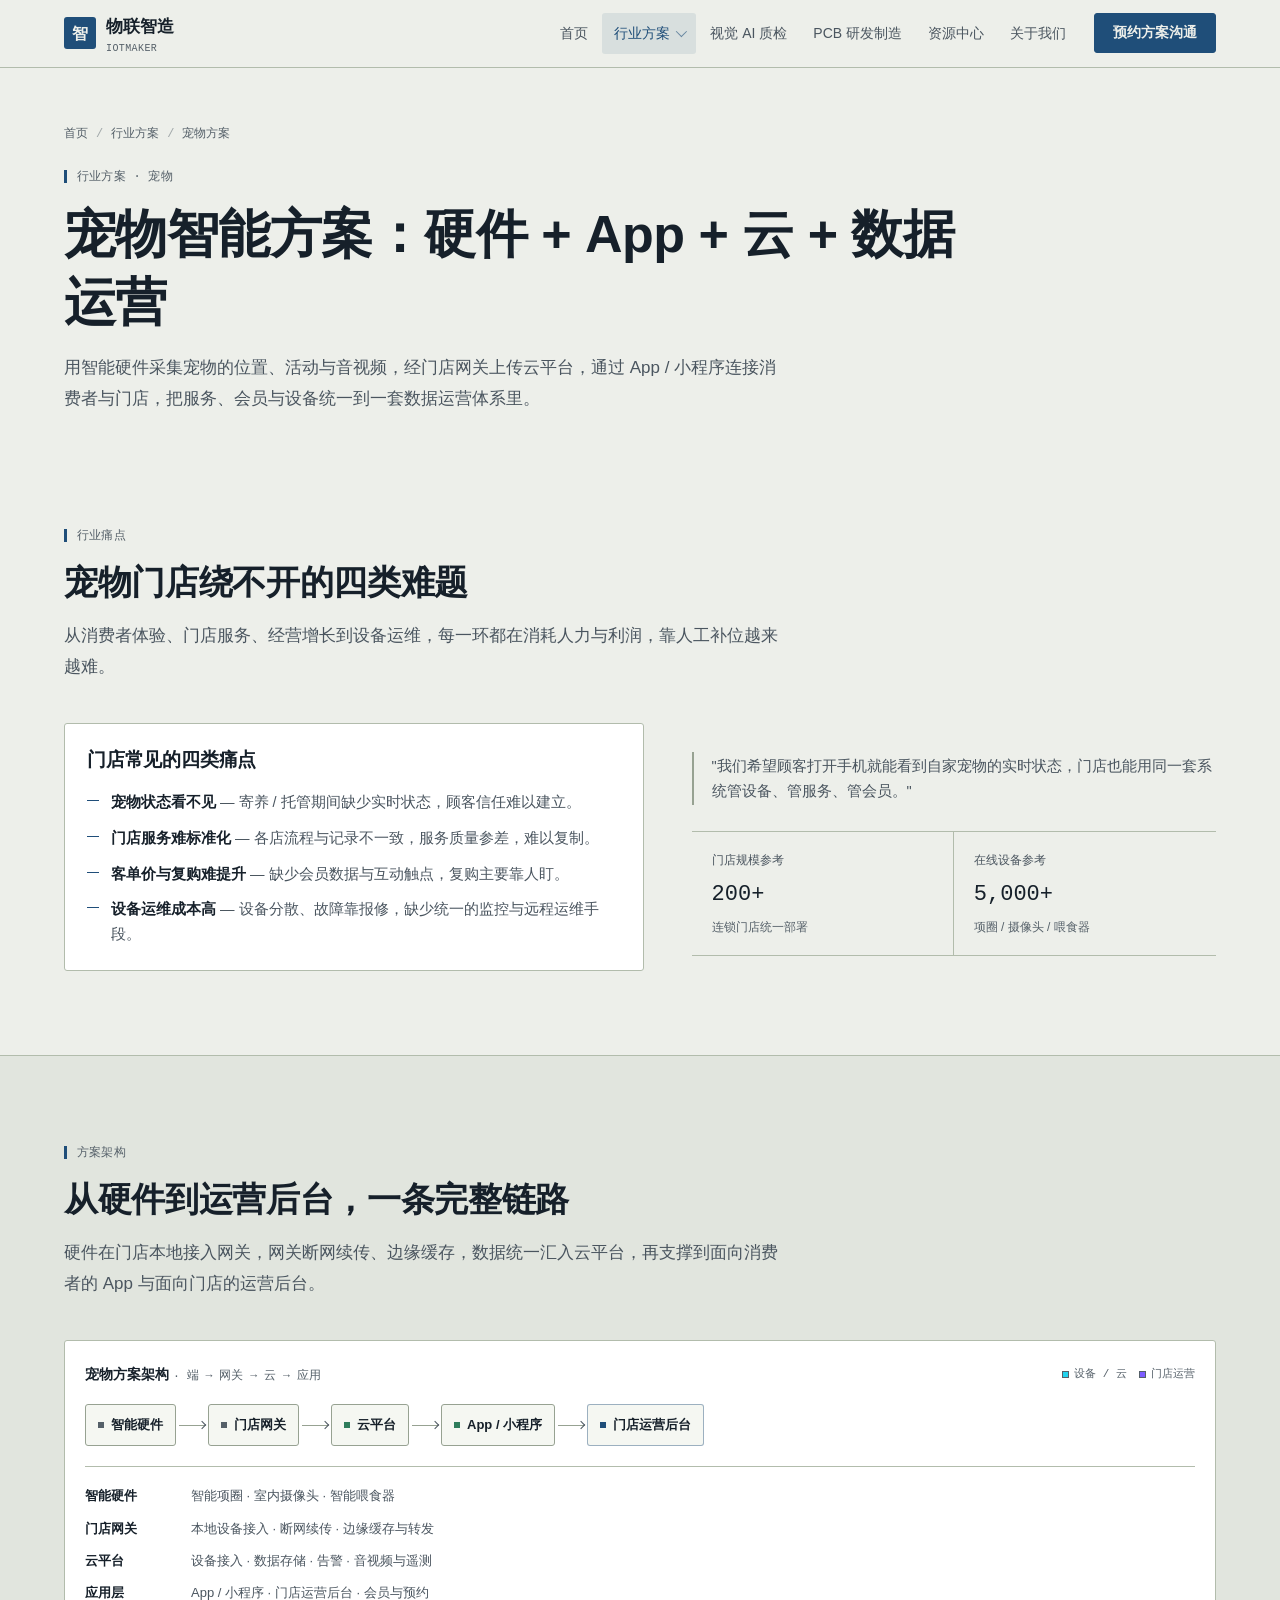
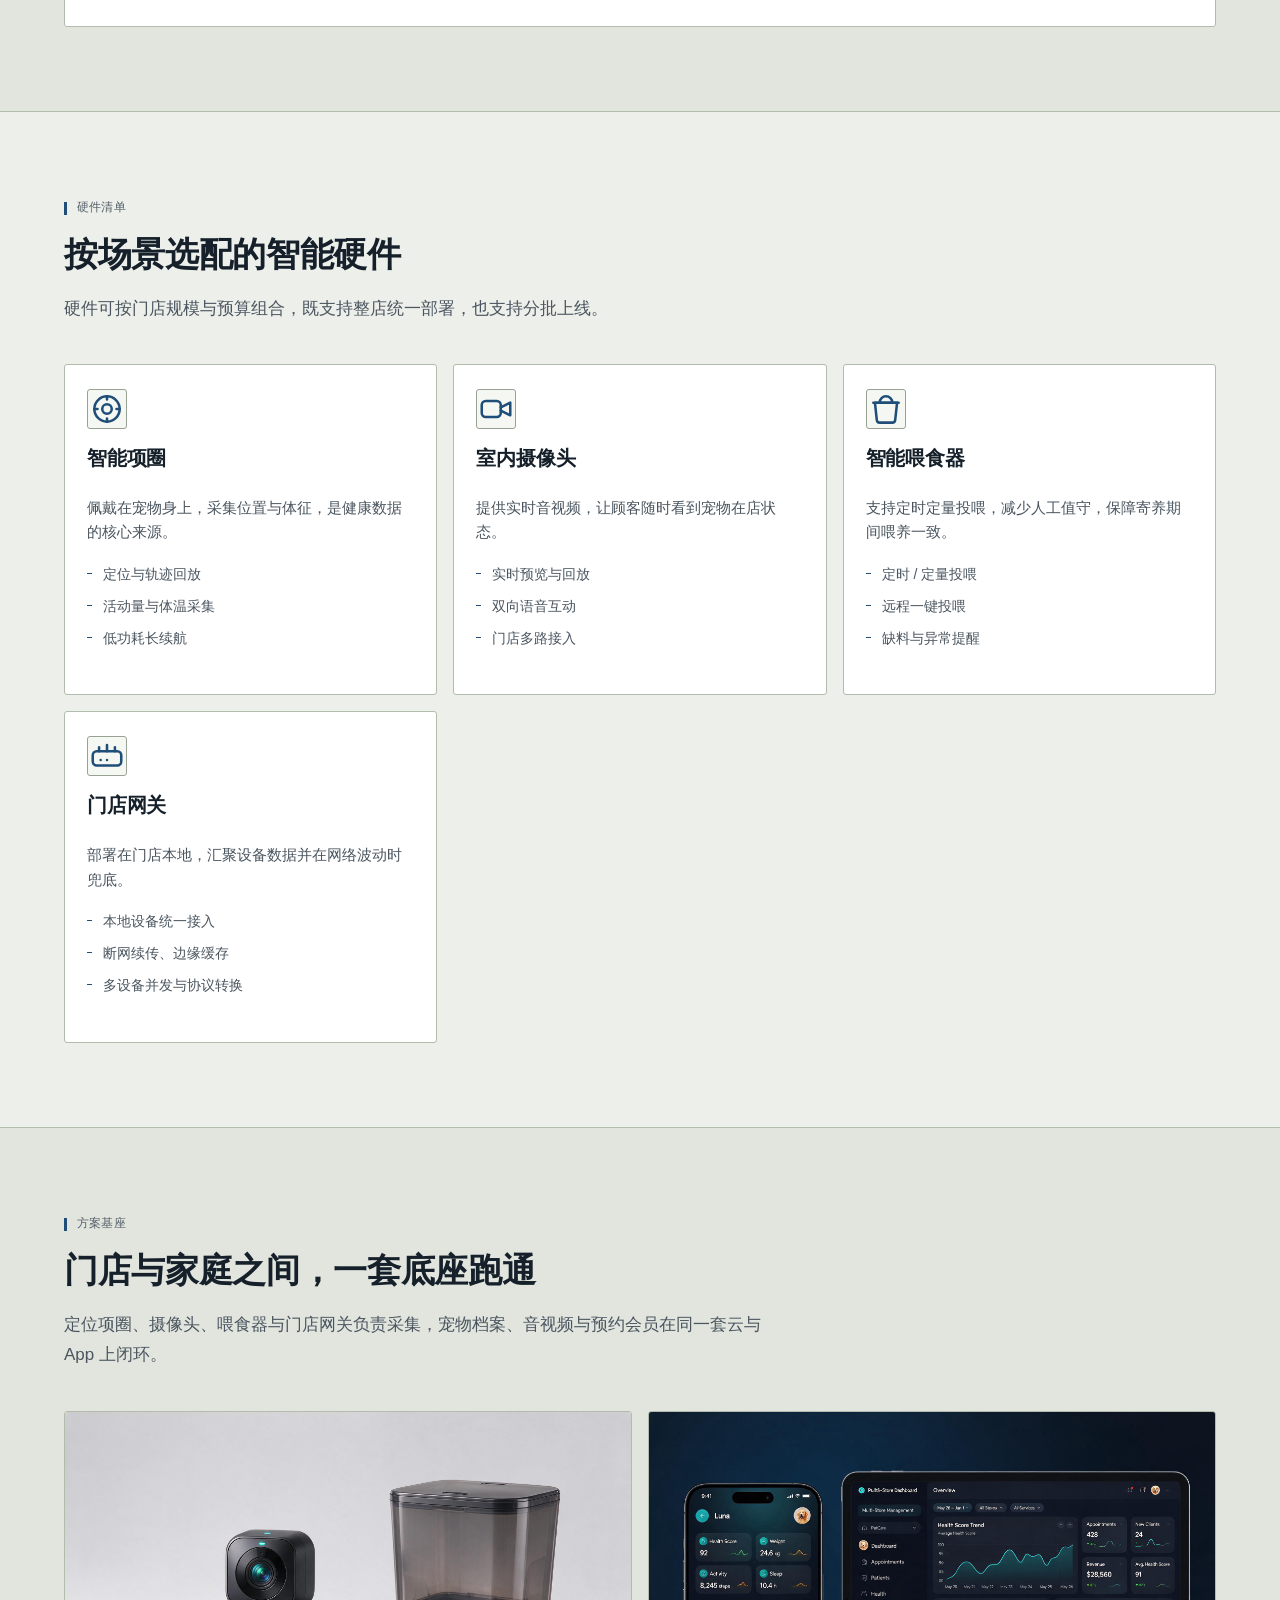
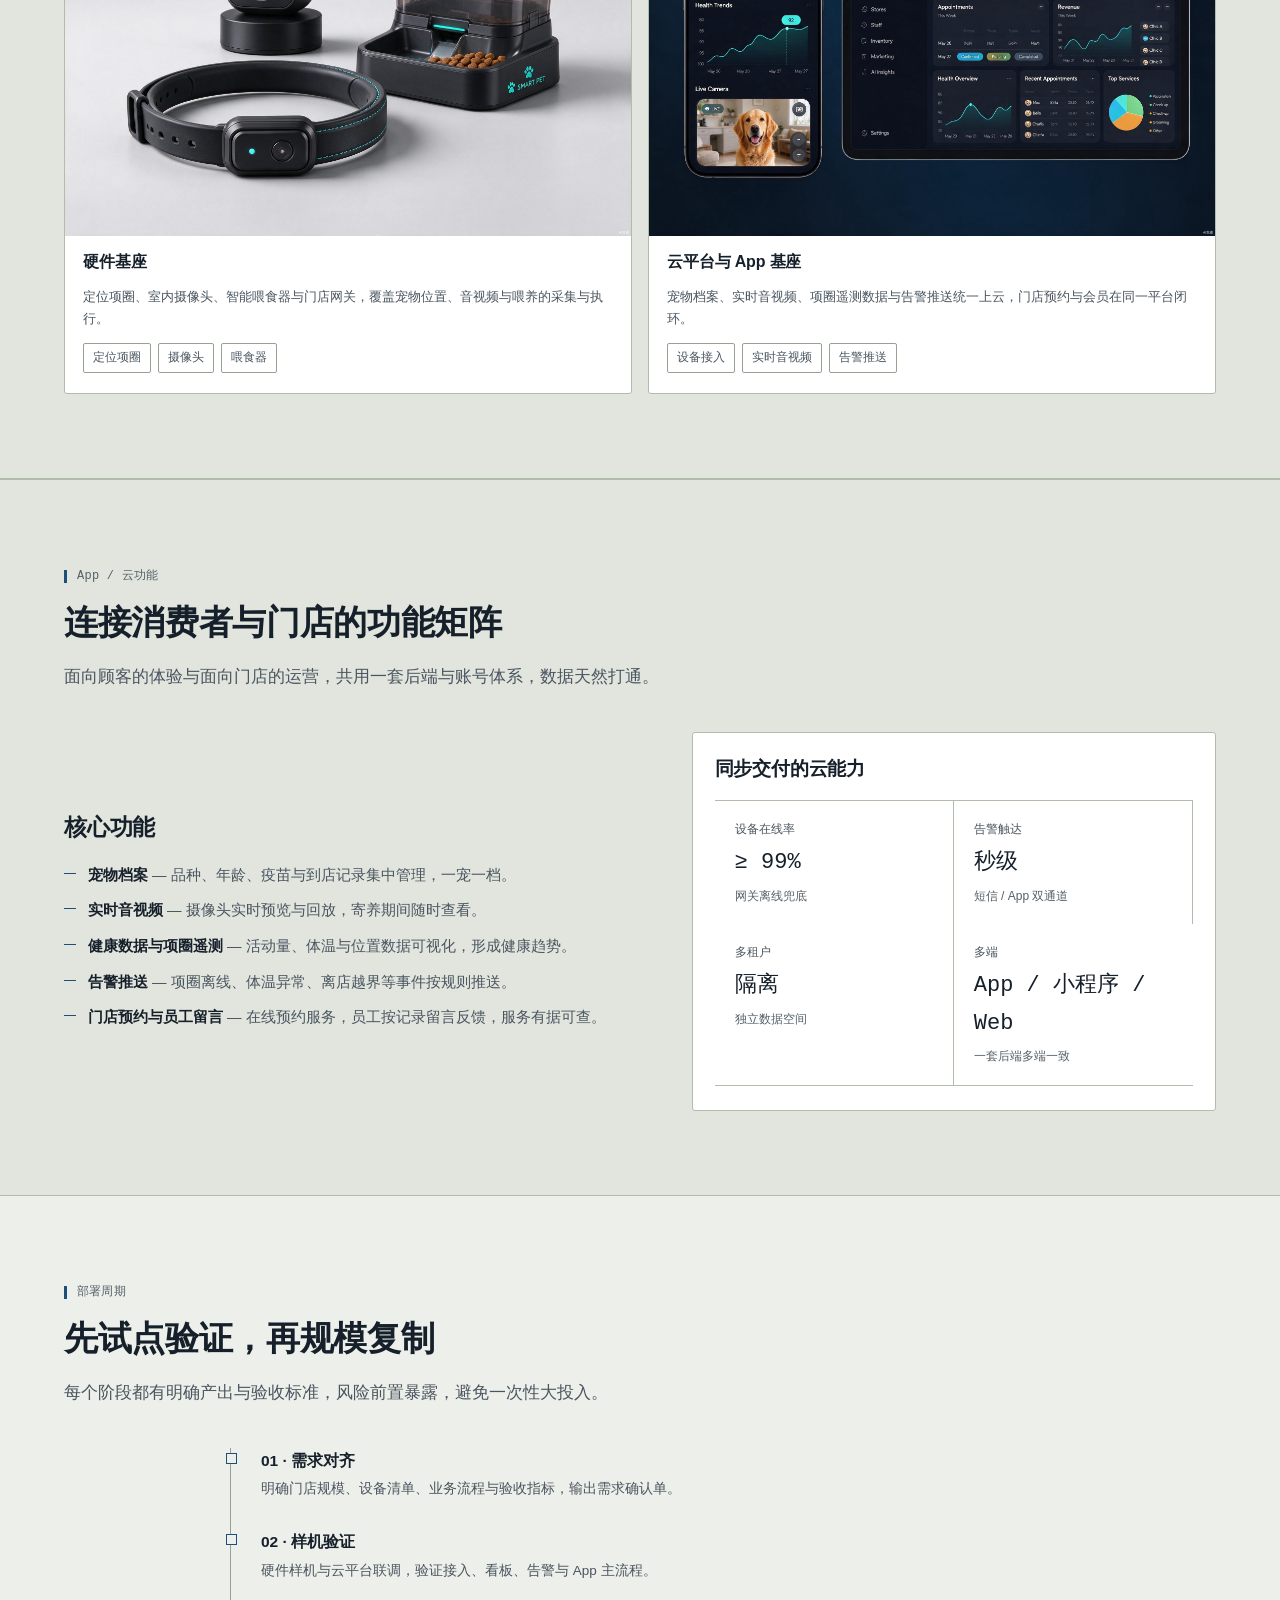
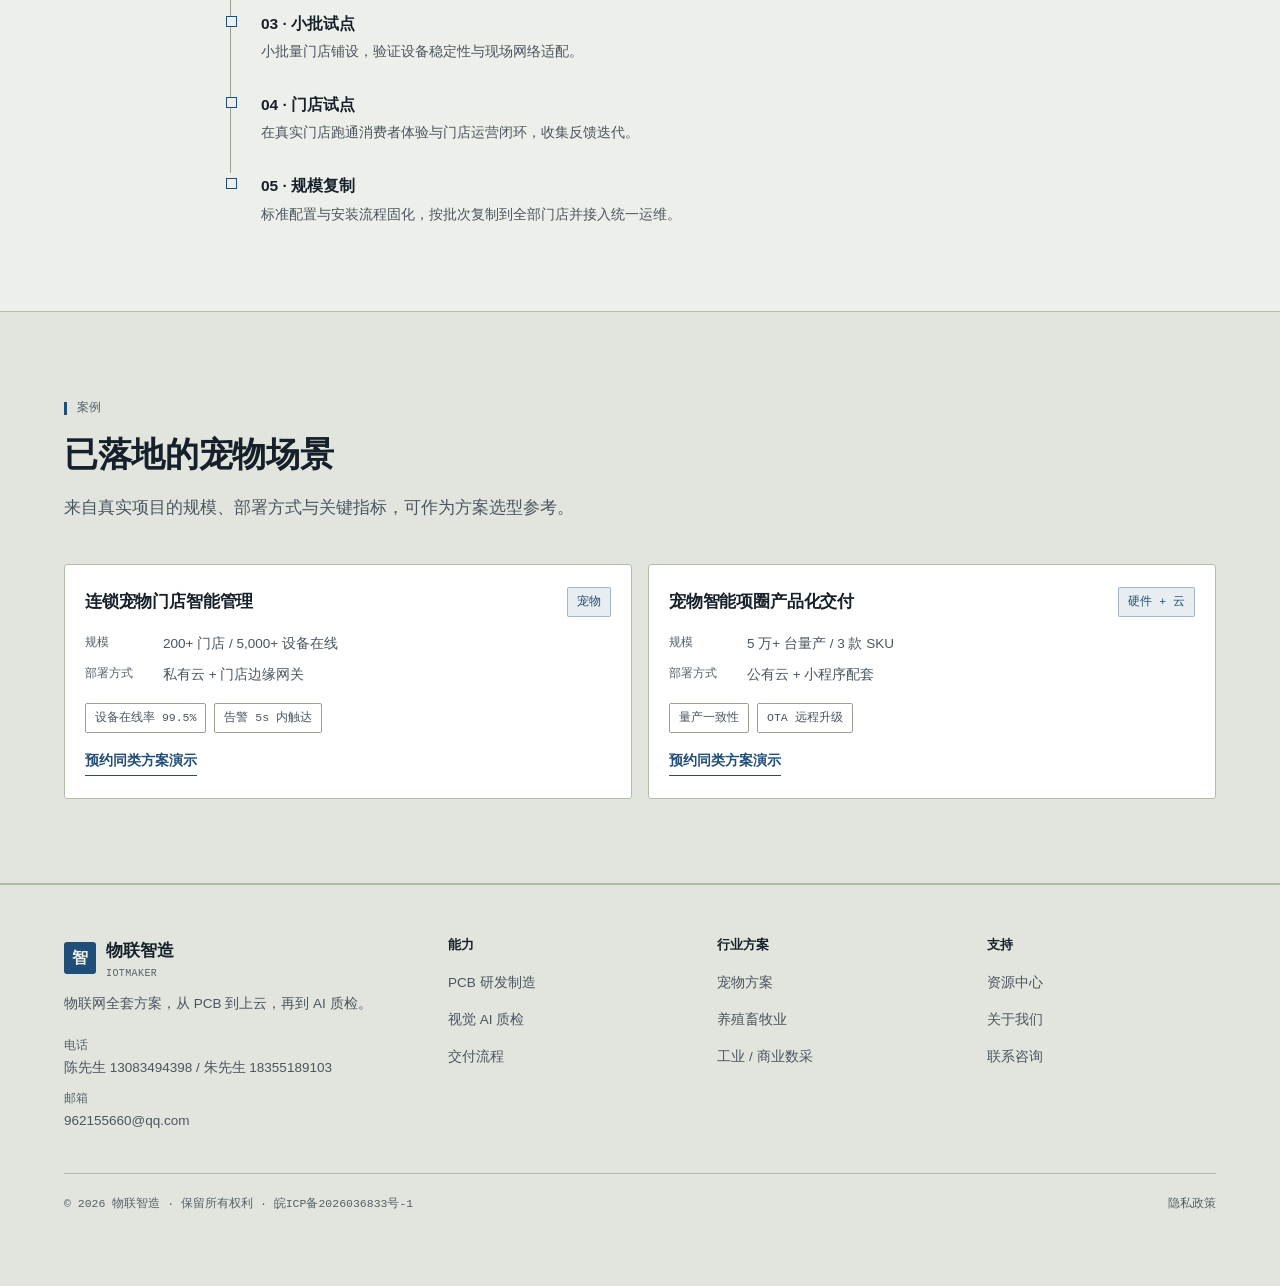
<file: solutions/pet/index.html>
<!DOCTYPE html>
<html lang="zh-CN">
<head>
<meta charset="UTF-8">
<meta name="viewport" content="width=device-width, initial-scale=1">
<title>宠物智能方案 · 物联智造</title>
<meta name="description" content="宠物智能方案：智能项圈、摄像头、喂食器等硬件，配合门店网关、云平台与 App / 小程序，实现宠物档案、实时音视频、健康数据与门店服务闭环。">
<link rel="stylesheet" href="/assets/css/style.css">
</head>
<body>
<div data-site-header></div>

<main>

<!-- ========== 页头 ========== -->
<section class="page-hero">
  <div class="container">
    <nav class="breadcrumb"><a href="/">首页</a><i>/</i><span>行业方案</span><i>/</i><span>宠物方案</span></nav>
    <span class="eyebrow">行业方案 · 宠物</span>
    <h1 class="h1 page-hero__title">宠物智能方案：硬件 + App + 云 + 数据运营</h1>
    <p class="lead page-hero__lead">用智能硬件采集宠物的位置、活动与音视频，经门店网关上传云平台，通过 App / 小程序连接消费者与门店，把服务、会员与设备统一到一套数据运营体系里。</p>
  </div>
</section>

<!-- ========== 行业痛点 ========== -->
<section class="section">
  <div class="container">
    <div class="section-head reveal">
      <span class="eyebrow">行业痛点</span>
      <h2 class="h2">宠物门店绕不开的四类难题</h2>
      <p class="lead">从消费者体验、门店服务、经营增长到设备运维，每一环都在消耗人力与利润，靠人工补位越来越难。</p>
    </div>

    <div class="split">
      <div class="panel reveal">
        <h3 class="h4" style="margin-bottom:18px">门店常见的四类痛点</h3>
        <ul class="checklist">
          <li><b>宠物状态看不见</b> — 寄养 / 托管期间缺少实时状态，顾客信任难以建立。</li>
          <li><b>门店服务难标准化</b> — 各店流程与记录不一致，服务质量参差，难以复制。</li>
          <li><b>客单价与复购难提升</b> — 缺少会员数据与互动触点，复购主要靠人盯。</li>
          <li><b>设备运维成本高</b> — 设备分散、故障靠报修，缺少统一的监控与远程运维手段。</li>
        </ul>
      </div>

      <div class="reveal d1">
        <p class="quote">"我们希望顾客打开手机就能看到自家宠物的实时状态，门店也能用同一套系统管设备、管服务、管会员。"</p>
        <div class="kpis" style="margin-top:26px">
          <div class="kpi"><div class="kpi__label">门店规模参考</div><div class="kpi__value"><span data-count="200">0</span>+</div><div class="kpi__hint">连锁门店统一部署</div></div>
          <div class="kpi"><div class="kpi__label">在线设备参考</div><div class="kpi__value"><span data-count="5000">0</span>+</div><div class="kpi__hint">项圈 / 摄像头 / 喂食器</div></div>
        </div>
      </div>
    </div>
  </div>
</section>

<!-- ========== 方案架构 ========== -->
<section class="section section--alt">
  <div class="container">
    <div class="section-head reveal">
      <span class="eyebrow">方案架构</span>
      <h2 class="h2">从硬件到运营后台，一条完整链路</h2>
      <p class="lead">硬件在门店本地接入网关，网关断网续传、边缘缓存，数据统一汇入云平台，再支撑到面向消费者的 App 与面向门店的运营后台。</p>
    </div>

    <div class="arch reveal d1">
      <div class="arch__head">
        <div class="arch__title">宠物方案架构 <span>· 端 → 网关 → 云 → 应用</span></div>
        <div class="arch__legend">
          <span><i style="background:#22d3ee"></i>设备 / 云</span>
          <span><i style="background:#7c5cff"></i>门店运营</span>
        </div>
      </div>
      <div class="arch__chain">
        <span class="arch__node"><i></i>智能硬件</span>
        <span class="arch__link"></span>
        <span class="arch__node"><i></i>门店网关</span>
        <span class="arch__link"></span>
        <span class="arch__node arch__node--cloud"><i></i>云平台</span>
        <span class="arch__link"></span>
        <span class="arch__node arch__node--cloud"><i></i>App / 小程序</span>
        <span class="arch__link"></span>
        <span class="arch__node arch__node--ai"><i></i>门店运营后台</span>
      </div>
      <div class="arch__lanes">
        <div class="arch__lane"><b>智能硬件</b><span>智能项圈 · 室内摄像头 · 智能喂食器</span></div>
        <div class="arch__lane"><b>门店网关</b><span>本地设备接入 · 断网续传 · 边缘缓存与转发</span></div>
        <div class="arch__lane"><b>云平台</b><span>设备接入 · 数据存储 · 告警 · 音视频与遥测</span></div>
        <div class="arch__lane"><b>应用层</b><span>App / 小程序 · 门店运营后台 · 会员与预约</span></div>
      </div>
    </div>
  </div>
</section>

<!-- ========== 硬件清单 ========== -->
<section class="section">
  <div class="container">
    <div class="section-head reveal">
      <span class="eyebrow">硬件清单</span>
      <h2 class="h2">按场景选配的智能硬件</h2>
      <p class="lead">硬件可按门店规模与预算组合，既支持整店统一部署，也支持分批上线。</p>
    </div>

    <div class="grid grid--3">
      <article class="card reveal">
        <div class="card__icon">
          <svg viewBox="0 0 24 24" fill="none" stroke="currentColor" stroke-width="1.6" stroke-linecap="round" stroke-linejoin="round">
            <circle cx="12" cy="12" r="8"/>
            <circle cx="12" cy="12" r="3"/>
            <path d="M12 4v2M12 18v2M4 12h2M18 12h2"/>
          </svg>
        </div>
        <h3 class="card__title">智能项圈</h3>
        <p class="card__text">佩戴在宠物身上，采集位置与体征，是健康数据的核心来源。</p>
        <ul class="card__list">
          <li>定位与轨迹回放</li>
          <li>活动量与体温采集</li>
          <li>低功耗长续航</li>
        </ul>
      </article>

      <article class="card reveal d1">
        <div class="card__icon">
          <svg viewBox="0 0 24 24" fill="none" stroke="currentColor" stroke-width="1.6" stroke-linecap="round" stroke-linejoin="round">
            <rect x="3" y="7" width="12" height="10" rx="2.5"/>
            <path d="m15 11 6-3v8l-6-3"/>
          </svg>
        </div>
        <h3 class="card__title">室内摄像头</h3>
        <p class="card__text">提供实时音视频，让顾客随时看到宠物在店状态。</p>
        <ul class="card__list">
          <li>实时预览与回放</li>
          <li>双向语音互动</li>
          <li>门店多路接入</li>
        </ul>
      </article>

      <article class="card reveal d2">
        <div class="card__icon">
          <svg viewBox="0 0 24 24" fill="none" stroke="currentColor" stroke-width="1.6" stroke-linecap="round" stroke-linejoin="round">
            <path d="M5 8h14l-1.2 11a1.8 1.8 0 0 1-1.8 1.6H8a1.8 1.8 0 0 1-1.8-1.6L5 8Z"/>
            <path d="M8 8a4 4 0 0 1 8 0M4 8h16"/>
          </svg>
        </div>
        <h3 class="card__title">智能喂食器</h3>
        <p class="card__text">支持定时定量投喂，减少人工值守，保障寄养期间喂养一致。</p>
        <ul class="card__list">
          <li>定时 / 定量投喂</li>
          <li>远程一键投喂</li>
          <li>缺料与异常提醒</li>
        </ul>
      </article>

      <article class="card reveal d3">
        <div class="card__icon">
          <svg viewBox="0 0 24 24" fill="none" stroke="currentColor" stroke-width="1.6" stroke-linecap="round" stroke-linejoin="round">
            <rect x="3" y="9" width="18" height="9" rx="2.5"/>
            <path d="M7 9V6.5M12 9V5M17 9V6.5M8 14.5h.01M12 14.5h.01"/>
          </svg>
        </div>
        <h3 class="card__title">门店网关</h3>
        <p class="card__text">部署在门店本地，汇聚设备数据并在网络波动时兜底。</p>
        <ul class="card__list">
          <li>本地设备统一接入</li>
          <li>断网续传、边缘缓存</li>
          <li>多设备并发与协议转换</li>
        </ul>
      </article>
    </div>
  </div>
</section>

<!-- ========== 方案基座：硬件 · 云 · App ========== -->
<section class="section section--alt">
  <div class="container">
    <div class="section-head section-head--center reveal">
      <span class="eyebrow">方案基座</span>
      <h2 class="h2">门店与家庭之间，一套底座跑通</h2>
      <p class="lead">定位项圈、摄像头、喂食器与门店网关负责采集，宠物档案、音视频与预约会员在同一套云与 App 上闭环。</p>
    </div>

    <div class="thumbs thumbs--2">
      <article class="thumb reveal">
        <div class="thumb__media">
          <img src="/assets/img/sol-pet-hardware.jpg" alt="宠物智能硬件：定位项圈、室内摄像头与智能喂食器" loading="lazy">
        </div>
        <div class="thumb__body">
          <h3 class="thumb__title">硬件基座</h3>
          <p class="thumb__text">定位项圈、室内摄像头、智能喂食器与门店网关，覆盖宠物位置、音视频与喂养的采集与执行。</p>
          <div class="thumb__tags">
            <span class="tag">定位项圈</span><span class="tag">摄像头</span><span class="tag">喂食器</span>
          </div>
        </div>
      </article>

      <article class="thumb reveal d1">
        <div class="thumb__media">
          <img src="/assets/img/sol-pet-cloud.jpg" alt="宠物 App 与门店管理后台界面" loading="lazy">
        </div>
        <div class="thumb__body">
          <h3 class="thumb__title">云平台与 App 基座</h3>
          <p class="thumb__text">宠物档案、实时音视频、项圈遥测数据与告警推送统一上云，门店预约与会员在同一平台闭环。</p>
          <div class="thumb__tags">
            <span class="tag">设备接入</span><span class="tag">实时音视频</span><span class="tag">告警推送</span>
          </div>
        </div>
      </article>
    </div>
  </div>
</section>

<!-- ========== App / 云功能 ========== -->
<section class="section section--alt">
  <div class="container">
    <div class="section-head reveal">
      <span class="eyebrow">App / 云功能</span>
      <h2 class="h2">连接消费者与门店的功能矩阵</h2>
      <p class="lead">面向顾客的体验与面向门店的运营，共用一套后端与账号体系，数据天然打通。</p>
    </div>

    <div class="split">
      <div class="reveal">
        <h3 class="h3" style="margin-bottom:20px">核心功能</h3>
        <ul class="checklist">
          <li><b>宠物档案</b> — 品种、年龄、疫苗与到店记录集中管理，一宠一档。</li>
          <li><b>实时音视频</b> — 摄像头实时预览与回放，寄养期间随时查看。</li>
          <li><b>健康数据与项圈遥测</b> — 活动量、体温与位置数据可视化，形成健康趋势。</li>
          <li><b>告警推送</b> — 项圈离线、体温异常、离店越界等事件按规则推送。</li>
          <li><b>门店预约与员工留言</b> — 在线预约服务，员工按记录留言反馈，服务有据可查。</li>
        </ul>
      </div>

      <div class="panel reveal d1">
        <h4 class="h4" style="margin-bottom:18px">同步交付的云能力</h4>
        <div class="kpis">
          <div class="kpi"><div class="kpi__label">设备在线率</div><div class="kpi__value">≥ 99%</div><div class="kpi__hint">网关离线兜底</div></div>
          <div class="kpi"><div class="kpi__label">告警触达</div><div class="kpi__value">秒级</div><div class="kpi__hint">短信 / App 双通道</div></div>
          <div class="kpi"><div class="kpi__label">多租户</div><div class="kpi__value">隔离</div><div class="kpi__hint">独立数据空间</div></div>
          <div class="kpi"><div class="kpi__label">多端</div><div class="kpi__value">App / 小程序 / Web</div><div class="kpi__hint">一套后端多端一致</div></div>
        </div>
      </div>
    </div>
  </div>
</section>

<!-- ========== 部署周期 ========== -->
<section class="section">
  <div class="container">
    <div class="section-head section-head--center reveal">
      <span class="eyebrow">部署周期</span>
      <h2 class="h2">先试点验证，再规模复制</h2>
      <p class="lead">每个阶段都有明确产出与验收标准，风险前置暴露，避免一次性大投入。</p>
    </div>

    <div class="timeline reveal d1" style="max-width:820px;margin:0 auto">
      <div class="timeline__item"><div class="timeline__title">01 · 需求对齐</div><div class="timeline__text">明确门店规模、设备清单、业务流程与验收指标，输出需求确认单。</div></div>
      <div class="timeline__item"><div class="timeline__title">02 · 样机验证</div><div class="timeline__text">硬件样机与云平台联调，验证接入、看板、告警与 App 主流程。</div></div>
      <div class="timeline__item"><div class="timeline__title">03 · 小批试点</div><div class="timeline__text">小批量门店铺设，验证设备稳定性与现场网络适配。</div></div>
      <div class="timeline__item"><div class="timeline__title">04 · 门店试点</div><div class="timeline__text">在真实门店跑通消费者体验与门店运营闭环，收集反馈迭代。</div></div>
      <div class="timeline__item"><div class="timeline__title">05 · 规模复制</div><div class="timeline__text">标准配置与安装流程固化，按批次复制到全部门店并接入统一运维。</div></div>
    </div>
  </div>
</section>

<!-- ========== 案例 ========== -->
<section class="section section--alt">
  <div class="container">
    <div class="section-head section-head--center reveal">
      <span class="eyebrow">案例</span>
      <h2 class="h2">已落地的宠物场景</h2>
      <p class="lead">来自真实项目的规模、部署方式与关键指标，可作为方案选型参考。</p>
    </div>

    <div class="grid grid--2">
      <article class="case-card reveal">
        <div class="case-card__top"><h3 class="case-card__title">连锁宠物门店智能管理</h3><span class="tag tag--cyan">宠物</span></div>
        <div class="case-card__rows">
          <div class="case-card__row"><b>规模</b><span>200+ 门店 / 5,000+ 设备在线</span></div>
          <div class="case-card__row"><b>部署方式</b><span>私有云 + 门店边缘网关</span></div>
        </div>
        <div class="case-card__metrics"><span class="tag">设备在线率 99.5%</span><span class="tag">告警 5s 内触达</span></div>
        <a class="card__link" href="/contact/">预约同类方案演示</a>
      </article>

      <article class="case-card reveal d1">
        <div class="case-card__top"><h3 class="case-card__title">宠物智能项圈产品化交付</h3><span class="tag tag--cyan">硬件 + 云</span></div>
        <div class="case-card__rows">
          <div class="case-card__row"><b>规模</b><span>5 万+ 台量产 / 3 款 SKU</span></div>
          <div class="case-card__row"><b>部署方式</b><span>公有云 + 小程序配套</span></div>
        </div>
        <div class="case-card__metrics"><span class="tag">量产一致性</span><span class="tag">OTA 远程升级</span></div>
        <a class="card__link" href="/contact/">预约同类方案演示</a>
      </article>
    </div>
  </div>
</section>

</main>

<div data-site-footer></div>
<script src="/assets/js/main.js"></script>
</body>
</html>
</file>
<file: assets/css/style.css>
/* =============================================================
   物联智造 官网 · 视觉系统
   语言：工程图纸 —— 纸白底、细线结构、方角、普鲁士蓝单强调色
   ============================================================= */

:root {
  /* 图纸白与面板：冷白纸底，卡片用纯白抬起 */
  --ink: #edefea;
  --ink-2: #e1e5de;
  --panel: #ffffff;
  --panel-2: #f5f7f2;
  --panel-3: #ebeee7;

  /* 结构线：承担分隔职责，取代阴影 */
  --rule: #b2bcac;
  --rule-2: #97a292;

  /* 文字 */
  --paper: #16202a;
  --muted: #4a555f;
  --muted-2: #556069;

  /* 唯一强调色：普鲁士蓝，晒图纸的蓝 */
  --signal: #1f4e79;
  --signal-soft: rgba(31, 78, 121, .1);
  --ok: #2f7d5c;

  --radius: 3px;
  --radius-lg: 6px;

  --container: 1200px;
  --header-h: 68px;

  --sans: "PingFang SC", "Microsoft YaHei", "Noto Sans CJK SC", -apple-system,
    BlinkMacSystemFont, "Segoe UI", "Helvetica Neue", Arial, sans-serif;
  --mono: ui-monospace, "SF Mono", "JetBrains Mono", "Cascadia Mono", Consolas, monospace;
}

* { box-sizing: border-box; }

html { scroll-behavior: smooth; -webkit-text-size-adjust: 100%; }

body {
  margin: 0;
  background: var(--ink);
  color: var(--paper);
  font-family: var(--sans);
  font-size: 16px;
  line-height: 1.7;
  overflow-x: hidden;
  -webkit-font-smoothing: antialiased;
}

img, svg { max-width: 100%; display: block; }
a { color: inherit; text-decoration: none; }
button { font-family: inherit; cursor: pointer; }
ul { margin: 0; padding: 0; list-style: none; }

::selection { background: var(--signal); color: var(--ink); }

:focus-visible { outline: 2px solid var(--signal); outline-offset: 3px; }

/* ---------------- 排版 ---------------- */
h1, h2, h3, h4 { margin: 0; font-weight: 650; line-height: 1.3; letter-spacing: -.01em; }

.h1 { font-size: clamp(32px, 4.6vw, 52px); }
.h2 { font-size: clamp(24px, 3vw, 34px); }
.h3 { font-size: clamp(18px, 1.9vw, 23px); }
.h4 { font-size: 19px; }

.lead { font-size: clamp(15px, 1.5vw, 17px); color: var(--muted); line-height: 1.8; }
.muted { color: var(--muted); }
.small { font-size: 13px; }

/* 标题不再做渐变高亮：需要强调时用字重，不用颜色伎俩 */
.grad-text { color: var(--paper); }

/* 标注：工程标注样式，等宽小字 + 左侧橙色刻度 */
.eyebrow {
  display: inline-flex;
  align-items: center;
  gap: 10px;
  font-family: var(--mono);
  font-size: 12px;
  font-weight: 500;
  letter-spacing: .02em;
  color: var(--muted-2);
  margin-bottom: 14px;
}
.eyebrow::before {
  content: "";
  width: 3px;
  height: 13px;
  background: var(--signal);
}

/* ---------------- 布局 ---------------- */
.container {
  width: 100%;
  max-width: var(--container);
  margin: 0 auto;
  padding: 0 24px;
}

.section { padding: 84px 0; position: relative; }
.section--tight { padding: 56px 0; }
.section--alt { background: var(--ink-2); border-top: 1px solid var(--rule); border-bottom: 1px solid var(--rule); }

.section-head { max-width: 720px; margin-bottom: 40px; }
/* 全站标题统一左对齐，形成一条连续的阅读轴线 */
.section-head--center { margin-left: 0; margin-right: 0; text-align: left; }

.grid { display: grid; gap: 16px; }
.grid--2 { grid-template-columns: repeat(2, minmax(0, 1fr)); }
.grid--3 { grid-template-columns: repeat(3, minmax(0, 1fr)); }
.grid--4 { grid-template-columns: repeat(4, minmax(0, 1fr)); }

.split {
  display: grid;
  grid-template-columns: 1.05fr .95fr;
  gap: 48px;
  align-items: center;
}

.stack > * + * { margin-top: 18px; }

/* ---------------- 按钮：方角、实色、无位移 ---------------- */
.btn {
  display: inline-flex;
  align-items: center;
  justify-content: center;
  gap: 9px;
  padding: 12px 22px;
  border-radius: var(--radius);
  border: 1px solid var(--rule-2);
  font-size: 14.5px;
  font-weight: 600;
  line-height: 1.2;
  white-space: nowrap;
  transition: background .15s ease, border-color .15s ease, color .15s ease;
}
.btn--primary {
  background: var(--signal);
  color: var(--ink);
  border-color: var(--signal);
}
.btn--primary:hover { background: #173d5e; border-color: #173d5e; }
.btn--ghost {
  background: transparent;
  border-color: var(--rule-2);
  color: var(--paper);
}
.btn--ghost:hover { border-color: var(--muted); background: var(--panel); }

.btn--lg { padding: 14px 26px; font-size: 15px; }
.btn--sm { padding: 10px 18px; font-size: 13.5px; min-height: 40px; }
.btn--block { width: 100%; }

/* 按钮组：统一 12px 间距，不用内联 margin */
.actions-row { display: flex; flex-wrap: wrap; gap: 12px; margin-top: 34px; }

/* 箭头是 AI 味重灾区，全站停用 */
.arrow { display: none !important; }

/* ---------------- 顶部导航 ---------------- */
.site-header {
  position: sticky;
  top: 0;
  z-index: 90;
  height: var(--header-h);
  display: flex;
  align-items: center;
  background: var(--ink);
  border-bottom: 1px solid var(--rule);
}
.site-header.is-scrolled { background: var(--ink-2); }
.site-header .container {
  display: flex;
  align-items: center;
  gap: 20px;
  height: 100%;
}

.logo { display: inline-flex; align-items: center; gap: 10px; font-weight: 650; font-size: 17px; letter-spacing: 0; }
.logo__mark {
  width: 32px; height: 32px;
  border-radius: var(--radius);
  background: var(--signal);
  display: grid; place-items: center;
  color: var(--ink); font-size: 16px; font-weight: 700;
  flex: 0 0 auto;
}
.logo__sub { font-family: var(--mono); font-size: 10px; color: var(--muted-2); letter-spacing: .04em; font-weight: 400; display: block; line-height: 1; margin-top: 3px; }

.nav { margin-left: auto; display: flex; align-items: center; gap: 8px; }
.nav__list { display: flex; align-items: center; gap: 2px; }
.nav__link {
  display: inline-flex; align-items: center; gap: 6px;
  padding: 9px 12px;
  border-radius: var(--radius);
  font-size: 14px;
  font-weight: 500;
  color: var(--muted);
  transition: color .15s ease, background .15s ease;
}
.nav__link:hover { color: var(--paper); background: var(--panel); }
.nav__link.is-active { color: var(--signal); background: var(--signal-soft); }
span.nav__link { cursor: default; }
.nav__caret { width: 8px; height: 8px; border-right: 1.5px solid currentColor; border-bottom: 1.5px solid currentColor; transform: rotate(45deg) translateY(-2px); opacity: .6; }

.nav__item { position: relative; }
.nav__dropdown {
  position: absolute;
  top: calc(100% + 8px);
  left: 50%;
  transform: translateX(-50%) translateY(4px);
  min-width: 220px;
  padding: 6px;
  background: var(--panel);
  border: 1px solid var(--rule-2);
  border-radius: var(--radius);
  opacity: 0; visibility: hidden;
  transition: opacity .15s ease, transform .15s ease, visibility .15s;
}
.nav__item:hover .nav__dropdown { opacity: 1; visibility: visible; transform: translateX(-50%) translateY(0); }
.nav__dropdown a {
  display: block; padding: 9px 11px; border-radius: 2px;
  font-size: 13.5px; color: var(--muted);
  transition: background .15s ease, color .15s ease;
}
.nav__dropdown a:hover { background: var(--panel-2); color: var(--paper); }

.header__cta { margin-left: 8px; flex: 0 0 auto; }

.nav__toggle {
  display: none;
  width: 40px; height: 40px;
  border: 1px solid var(--rule-2);
  border-radius: var(--radius);
  background: transparent;
  color: var(--paper);
  margin-left: auto;
}
.nav__toggle span { display: block; width: 18px; height: 1.5px; margin: 4px auto; background: currentColor; transition: transform .2s ease, opacity .2s ease; }
.site-header.is-open .nav__toggle span:nth-child(1) { transform: translateY(5.5px) rotate(45deg); }
.site-header.is-open .nav__toggle span:nth-child(2) { opacity: 0; }
.site-header.is-open .nav__toggle span:nth-child(3) { transform: translateY(-5.5px) rotate(-45deg); }

/* ---------------- 首屏：图纸标题栏气质 ---------------- */
.hero { position: relative; padding: 72px 0 56px; border-bottom: 1px solid var(--rule); }
.hero__grid {
  display: grid;
  grid-template-columns: 1.02fr .98fr;
  gap: 48px;
  align-items: center;
}
.hero__title { margin-bottom: 20px; }
.hero__sub { max-width: 540px; margin-bottom: 30px; }
.hero__meta { display: flex; flex-wrap: wrap; gap: 0; margin-top: 36px; border-top: 1px solid var(--rule); padding-top: 18px; }
.hero__meta-item {
  display: flex; align-items: baseline; gap: 8px;
  font-size: 12.5px; color: var(--muted);
  padding: 0 22px;
  border-right: 1px solid var(--rule);
}
.hero__meta-item:first-child { padding-left: 0; }
.hero__meta-item:last-child { border-right: 0; }
.hero__meta-item b { font-family: var(--mono); color: var(--paper); font-size: 20px; font-weight: 500; letter-spacing: -.02em; }
.hero__meta-item .dot { display: none; }

/* 信任条：像图纸下方的图例说明 */
.trustbar { margin-top: 48px; border-top: 1px solid var(--rule); padding-top: 20px; }
.trustbar__row { display: flex; flex-wrap: wrap; gap: 10px 0; align-items: center; justify-content: space-between; }
.trustbar__item {
  font-family: var(--mono);
  font-size: 12.5px;
  color: var(--muted);
  padding: 0 18px;
  border-right: 1px solid var(--rule);
}
.trustbar__item:first-child { padding-left: 0; }
.trustbar__item:last-child { border-right: 0; }
.trustbar__item::before { content: ""; display: inline-block; width: 5px; height: 5px; background: var(--signal); margin-right: 8px; vertical-align: 1px; }

/* ---------------- 卡片：规格表式，方角细线 ---------------- */
.card {
  position: relative;
  border: 1px solid var(--rule);
  border-radius: var(--radius);
  background: var(--panel);
  padding: 24px 22px;
  height: 100%;
  display: flex;
  flex-direction: column;
}
.card:hover { background: var(--panel-2); }
.card__icon {
  width: 40px; height: 40px; border-radius: var(--radius);
  display: grid; place-items: center;
  background: var(--panel-2);
  border: 1px solid var(--rule-2);
  color: var(--signal);
  font-family: var(--mono);
  font-size: 12px; font-weight: 500;
  margin-bottom: 16px;
}
.card__index { font-family: var(--mono); font-size: 12px; color: var(--signal); margin-bottom: 12px; }
.card__title { font-size: 20px; margin-bottom: 10px; }
.card__text { color: var(--muted); font-size: 14.5px; margin-bottom: 18px; }
.card__list { display: grid; gap: 8px; margin-bottom: 20px; }
.card__list li { position: relative; padding-left: 16px; font-size: 14px; color: var(--muted); }
.card__list li::before {
  content: ""; position: absolute; left: 0; top: 10px;
  width: 5px; height: 1px; background: var(--signal);
}
.card__link {
  display: inline-flex; align-items: center; gap: 6px;
  align-self: flex-start;
  margin-top: auto;
  font-size: 14px; font-weight: 600; color: var(--signal);
  border-bottom: 1px solid var(--signal);
  padding-bottom: 2px;
}
/* 强调靠内容与刻度，不靠给每张卡都加描边 */
.card--accent { border-color: var(--rule); }

/* 标签：技术标识感 */
.tag {
  display: inline-block; padding: 4px 9px; border-radius: 2px;
  font-family: var(--mono);
  font-size: 11.5px;
  border: 1px solid var(--rule-2);
  background: transparent;
  color: var(--muted);
  align-self: flex-start;
}
.tag--cyan { color: var(--signal); border-color: rgba(31, 78, 121, .35); background: var(--signal-soft); }
.tag--violet { color: var(--muted); border-color: var(--rule-2); background: var(--panel); }

/* ---------------- 流程 / 步骤 ---------------- */
.flow { display: grid; gap: 14px; }
.flow--row { grid-template-columns: repeat(auto-fit, minmax(150px, 1fr)); gap: 0; }
.flow__step {
  position: relative;
  border: 1px solid var(--rule);
  background: var(--panel);
  padding: 20px 16px;
}
.flow--row .flow__step { border-right: 0; }
.flow--row .flow__step:last-child { border-right: 1px solid var(--rule); }
.flow__num {
  display: inline-flex; align-items: center; justify-content: center;
  width: 28px; height: 28px; border-radius: 2px;
  background: var(--signal-soft); border: 1px solid rgba(31, 78, 121, .28);
  color: var(--signal); font-family: var(--mono); font-size: 12px;
  margin-bottom: 12px;
}
.flow__title { font-size: 15px; font-weight: 600; margin-bottom: 5px; }
.flow__text { font-size: 13px; color: var(--muted); }

/* 时间轴 */
.timeline { position: relative; display: grid; gap: 0; }
.timeline__item { position: relative; padding: 0 0 28px 30px; border-left: 1px solid var(--rule-2); }
.timeline__item:last-child { border-left-color: transparent; padding-bottom: 0; }
.timeline__item::before {
  content: ""; position: absolute; left: -5px; top: 5px;
  width: 9px; height: 9px; border-radius: 0;
  background: var(--ink); border: 1.5px solid var(--signal);
}
.timeline__title { font-size: 15.5px; font-weight: 600; margin-bottom: 4px; }
.timeline__text { font-size: 13.5px; color: var(--muted); }

/* ---------------- 指标：数据用等宽，直白呈现 ---------------- */
.stats { display: grid; grid-template-columns: repeat(4, minmax(0, 1fr)); border: 1px solid var(--rule); border-radius: var(--radius); background: var(--panel); }
.stat { padding: 24px 20px; text-align: left; border-right: 1px solid var(--rule); }
.stat:last-child { border-right: 0; }
.stat__num { font-family: var(--mono); font-size: clamp(26px, 3vw, 36px); font-weight: 500; line-height: 1; color: var(--paper); letter-spacing: -.02em; }
.stat__num small { font-size: 15px; color: var(--muted); margin-left: 3px; }
.stat__label { margin-top: 10px; font-size: 12.5px; color: var(--muted); }

.kpis { display: grid; grid-template-columns: repeat(auto-fit, minmax(160px, 1fr)); border-top: 1px solid var(--rule); border-bottom: 1px solid var(--rule); }
.kpi { padding: 18px 20px; border-right: 1px solid var(--rule); }
.kpi:last-child { border-right: 0; }
.kpi__label { font-size: 12px; color: var(--muted); margin-bottom: 5px; }
.kpi__value { font-family: var(--mono); font-size: 22px; color: var(--paper); font-weight: 500; }
.kpi__hint { font-size: 12px; color: var(--muted-2); margin-top: 4px; }

/* ---------------- 案例卡 ---------------- */
.case-card {
  border: 1px solid var(--rule);
  border-radius: var(--radius);
  background: var(--panel);
  padding: 22px 20px;
  display: flex; flex-direction: column; gap: 16px;
  height: 100%;
}
.case-card:hover { background: var(--panel-2); }
.case-card__top { display: flex; align-items: center; justify-content: space-between; gap: 12px; }
.case-card__title { font-size: 17px; }
.case-card__rows { display: grid; gap: 9px; }
.case-card__row { display: flex; gap: 10px; font-size: 13.5px; }
.case-card__row b { flex: 0 0 68px; color: var(--muted-2); font-weight: 400; font-family: var(--mono); font-size: 12px; }
.case-card__row span { color: var(--muted); }
.case-card__metrics { display: flex; flex-wrap: wrap; gap: 8px; }

/* 筛选 */
.filters { display: flex; flex-wrap: wrap; gap: 8px; margin-bottom: 28px; }
.filter {
  padding: 8px 14px; border-radius: var(--radius);
  border: 1px solid var(--rule-2);
  background: transparent;
  color: var(--muted); font-size: 13.5px; font-weight: 500;
  transition: all .15s ease;
}
.filter:hover { color: var(--paper); border-color: var(--muted); }
.filter.is-active { background: var(--signal); color: var(--ink); border-color: var(--signal); font-weight: 600; }

/* ---------------- 架构链路图 ---------------- */
.arch {
  border: 1px solid var(--rule);
  border-radius: var(--radius);
  background: var(--panel);
  padding: 22px 20px;
}
.arch__head {
  display: flex; align-items: center; justify-content: space-between;
  gap: 12px; margin-bottom: 18px;
}
.arch__title { font-size: 14px; font-weight: 600; }
.arch__title span { font-family: var(--mono); color: var(--muted-2); font-weight: 400; font-size: 11.5px; }
.arch__legend { display: flex; gap: 12px; font-family: var(--mono); font-size: 11px; color: var(--muted-2); }
.arch__legend i { display: inline-block; width: 7px; height: 7px; margin-right: 5px; vertical-align: middle; border: 1px solid var(--muted-2); }

.arch__chain { display: flex; flex-wrap: wrap; align-items: center; gap: 8px 0; }
.arch__node {
  display: inline-flex; align-items: center; gap: 7px;
  padding: 9px 12px;
  border: 1px solid var(--rule-2);
  border-radius: var(--radius);
  background: var(--panel-2);
  font-size: 13px; font-weight: 600;
  white-space: nowrap;
}
.arch__node i { width: 6px; height: 6px; background: var(--muted-2); }
.arch__node--ai { border-color: rgba(31, 78, 121, .42); }
.arch__node--ai i { background: var(--signal); }
.arch__node--cloud i { background: var(--ok); }

.arch__link {
  width: 26px; height: 1px; flex: 0 0 auto; margin: 0 3px;
  background: var(--rule-2); position: relative;
}
.arch__link::after {
  content: ""; position: absolute; right: 0; top: 50%;
  width: 5px; height: 5px;
  border-top: 1px solid var(--muted); border-right: 1px solid var(--muted);
  transform: translateY(-50%) rotate(45deg);
}

.arch__lanes { margin-top: 20px; padding-top: 18px; border-top: 1px solid var(--rule); display: grid; gap: 10px; }
.arch__lane { display: flex; align-items: baseline; gap: 14px; font-size: 13px; }
.arch__lane b { flex: 0 0 92px; color: var(--paper); font-weight: 600; }
.arch__lane span { color: var(--muted); }

/* ---------------- 页头（内页） ---------------- */
.page-hero { padding: 56px 0 8px; position: relative; }
.breadcrumb { display: flex; flex-wrap: wrap; align-items: center; gap: 8px; font-family: var(--mono); font-size: 12px; color: var(--muted-2); margin-bottom: 20px; }
.breadcrumb a:hover { color: var(--signal); }
.breadcrumb i { opacity: .5; font-style: normal; }
.page-hero__title { margin-bottom: 16px; max-width: 900px; }
.page-hero__lead { max-width: 720px; }

/* ---------------- 表单 ---------------- */
.form {
  border: 1px solid var(--rule);
  border-radius: var(--radius);
  background: var(--panel);
  padding: 28px 26px;
}
.form__grid { display: grid; grid-template-columns: repeat(2, minmax(0, 1fr)); gap: 16px; }
.field { display: flex; flex-direction: column; gap: 7px; }
.field--full { grid-column: 1 / -1; }
.field__label { font-size: 13px; font-weight: 500; color: var(--muted); }
.req { color: var(--signal); margin-left: 3px; }

.input, .textarea, .select {
  width: 100%;
  padding: 11px 13px;
  border-radius: var(--radius);
  border: 1px solid var(--rule-2);
  background: var(--ink);
  color: var(--paper);
  font-size: 14px;
  font-family: inherit;
  transition: border-color .15s ease;
}
/* 下拉框：原生箭头在浅底上偏黑，换成与结构线同色的细箭头 */
.select {
  appearance: none;
  -webkit-appearance: none;
  padding-right: 34px;
  background-image: url("data:image/svg+xml;charset=utf-8,%3Csvg xmlns='http://www.w3.org/2000/svg' viewBox='0 0 10 6'%3E%3Cpath d='M1 1l4 4 4-4' fill='none' stroke='%23556069' stroke-width='1.5' stroke-linecap='round'/%3E%3C/svg%3E");
  background-repeat: no-repeat;
  background-position: right 13px center;
  background-size: 10px 6px;
  cursor: pointer;
}
.input:focus, .textarea:focus, .select:focus {
  outline: none;
  border-color: var(--signal);
}

/* 文件选择：统一为虚线框 + 与表单同族的浅色按钮 */
.input[type="file"] {
  padding: 8px 10px;
  border-style: dashed;
  font-size: 13px;
  color: var(--muted);
  cursor: pointer;
}
.input[type="file"]::file-selector-button {
  margin-right: 12px;
  padding: 7px 14px;
  border: 1px solid var(--rule-2);
  border-radius: var(--radius);
  background: var(--panel-2);
  color: var(--paper);
  font-family: inherit;
  font-size: 13px;
  font-weight: 500;
  cursor: pointer;
  transition: border-color .15s ease, color .15s ease;
}
.input[type="file"]::file-selector-button:hover {
  border-color: var(--signal);
  color: var(--signal);
}
.input::placeholder, .textarea::placeholder { color: var(--muted-2); }
.textarea { min-height: 112px; resize: vertical; }
.field.is-error .input, .field.is-error .textarea, .field.is-error .select { border-color: #b4372a; }
.field__error { font-size: 12px; color: #b4372a; display: none; }
.field.is-error .field__error { display: block; }

.form__foot { display: flex; flex-direction: column; align-items: stretch; gap: 14px; margin-top: 22px; }
.form__foot .btn { width: 100%; }
.form__note { font-size: 12px; color: var(--muted-2); max-width: 420px; }
.form__success {
  display: none;
  align-items: center; gap: 10px;
  margin-top: 18px; padding: 14px 16px;
  border-radius: var(--radius);
  border: 1px solid rgba(47, 125, 92, .4);
  background: rgba(47, 125, 92, .08);
  color: #1f6b4a; font-size: 14px;
}
.form__success.is-show { display: flex; }

/* ---------------- 页脚 ---------------- */
.site-footer {
  margin-top: 0;
  border-top: 1px solid var(--rule);
  background: var(--ink-2);
  padding: 52px 0 72px;
}
.footer__grid { display: grid; grid-template-columns: 1.5fr repeat(3, 1fr); gap: 40px; }
.footer__brand p { color: var(--muted); font-size: 13.5px; margin: 14px 0 18px; max-width: 320px; }
.footer__contact { display: grid; gap: 8px; font-size: 13.5px; color: var(--muted); }
.footer__contact span { font-family: var(--mono); color: var(--muted-2); font-size: 11.5px; }
.footer__col h4 { font-size: 13px; letter-spacing: 0; margin-bottom: 14px; color: var(--paper); }
.footer__col ul { display: grid; gap: 10px; }
.footer__col a { font-size: 13.5px; color: var(--muted); transition: color .15s ease; }
.footer__col a:hover { color: var(--signal); }
.footer__bottom {
  margin-top: 40px; padding-top: 20px;
  border-top: 1px solid var(--rule);
  display: flex; flex-wrap: wrap; align-items: center; justify-content: space-between; gap: 12px;
  font-family: var(--mono); font-size: 11.5px; color: var(--muted-2);
}
.footer__bottom a:hover { color: var(--signal); }

/* ---------------- 其它 ---------------- */
.panel {
  border: 1px solid var(--rule);
  border-radius: var(--radius);
  background: var(--panel);
  padding: 24px 22px;
}
.checklist { display: grid; gap: 11px; }
.checklist li { position: relative; padding-left: 24px; font-size: 14.5px; color: var(--muted); }
.checklist li::before {
  content: ""; position: absolute; left: 0; top: 10px;
  width: 12px; height: 1px; background: var(--signal);
}
.checklist li b { color: var(--paper); font-weight: 600; }

.quote {
  border-left: 2px solid var(--rule-2);
  padding: 2px 0 2px 18px;
  color: var(--muted); font-size: 14.5px;
}

.accordion { display: grid; gap: 10px; }
.accordion__item { border: 1px solid var(--rule); border-radius: var(--radius); background: var(--panel); overflow: hidden; }
.accordion__head {
  width: 100%; text-align: left; padding: 16px 18px;
  background: none; border: 0; color: var(--paper); font-size: 15px; font-weight: 600;
  display: flex; align-items: center; justify-content: space-between; gap: 16px;
}
.accordion__head:hover { background: var(--panel-2); }
.accordion__head i { flex: 0 0 auto; width: 9px; height: 9px; border-right: 1.5px solid var(--signal); border-bottom: 1.5px solid var(--signal); transform: rotate(45deg); transition: transform .2s ease; }
.accordion__item.is-open .accordion__head i { transform: rotate(-135deg); }
.accordion__body { max-height: 0; overflow: hidden; transition: max-height .25s ease; }
.accordion__body-inner { padding: 0 18px 18px; color: var(--muted); font-size: 14px; }

/* ---------------- 配图与图注 ---------------- */
.figure {
  margin: 0;
  border: 1px solid var(--rule);
  border-radius: var(--radius);
  overflow: hidden;
  background: var(--panel);
}
.figure img { width: 100%; height: auto; object-fit: cover; display: block; }
.figure--lg { border-radius: var(--radius-lg); }

.figure__caption {
  border-top: 1px solid var(--rule);
  padding: 11px 14px;
  font-size: 13.5px;
  font-weight: 600;
  color: var(--paper);
}
.figure__caption span { display: block; margin-top: 3px; font-family: var(--mono); font-size: 11.5px; font-weight: 400; color: var(--muted-2); }

.figures { display: grid; grid-template-columns: repeat(2, minmax(0, 1fr)); gap: 16px; }
.figures .figure { aspect-ratio: auto; }
.figures .figure img { aspect-ratio: 4 / 3; }

.thumbs { display: grid; gap: 16px; }
.thumbs--2 { grid-template-columns: repeat(2, minmax(0, 1fr)); }
.thumbs--3 { grid-template-columns: repeat(3, minmax(0, 1fr)); }

.thumb {
  display: flex;
  flex-direction: column;
  border: 1px solid var(--rule);
  border-radius: var(--radius);
  overflow: hidden;
  background: var(--panel);
}
.thumb:hover { background: var(--panel-2); }
.thumb__media { aspect-ratio: 4 / 3; overflow: hidden; }
.thumb__media img { width: 100%; height: 100%; object-fit: cover; }
.thumb__body { padding: 16px 18px 20px; }
.thumb__title { font-size: 16px; font-weight: 600; margin-bottom: 7px; }
.thumb__text { font-size: 13px; color: var(--muted); }
.thumb__tags { display: flex; flex-wrap: wrap; gap: 7px; margin-top: 12px; }

/* Hero 右侧：双主线图 */
.pillar-visual { display: grid; gap: 16px; }
.pillar-visual .figure img { aspect-ratio: 2 / 1; }
.pillar-visual .figure__caption { font-size: 13px; }

/* ---------------- 首屏一次性入场 ---------------- */
@keyframes intro {
  from { opacity: 0; transform: translateY(10px); }
  to { opacity: 1; transform: none; }
}
.hero__copy, .hero__visual { animation: intro .55s ease both; }
.hero__visual { animation-delay: .1s; }

/* 滚动显现统一关闭：内容默认可见，不靠逐屏淡入制造动感 */
.reveal { opacity: 1 !important; transform: none !important; }

@media (prefers-reduced-motion: reduce) {
  html { scroll-behavior: auto; }
  .hero__copy, .hero__visual { animation: none; }
  * { transition-duration: .01ms !important; }
}

/* ---------------- 响应式 ---------------- */
@media (max-width: 1080px) {
  .grid--4 { grid-template-columns: repeat(2, minmax(0, 1fr)); }
  .stats { grid-template-columns: repeat(2, minmax(0, 1fr)); }
  .stat:nth-child(2) { border-right: 0; }
  .stat:nth-child(-n+2) { border-bottom: 1px solid var(--rule); }
  .footer__grid { grid-template-columns: 1.4fr 1fr 1fr; }
}

@media (max-width: 900px) {
  .nav { display: none; }
  .nav__toggle { display: block; }

  .site-header.is-open .nav {
    display: block;
    position: absolute;
    top: var(--header-h);
    left: 0; right: 0;
    margin: 0;
    padding: 12px 20px 20px;
    background: var(--ink-2);
    border-bottom: 1px solid var(--rule);
    max-height: calc(100vh - var(--header-h));
    overflow-y: auto;
  }
  .site-header.is-open .nav__list { flex-direction: column; align-items: stretch; gap: 2px; }
  .site-header.is-open .nav__link { justify-content: space-between; padding: 12px 14px; font-size: 15px; }
  .site-header.is-open .nav__item { position: static; }
  .site-header.is-open .nav__dropdown {
    position: static; transform: none; opacity: 1; visibility: visible;
    border: 0; background: var(--panel);
    margin: 4px 0 8px; padding: 4px;
  }
  .site-header.is-open .nav__dropdown a { padding: 10px 12px; }
  .site-header.is-open .header__cta {
    display: flex; width: 100%; justify-content: center;
    margin: 14px 0 0;
    min-height: 44px;
  }

  .hero__grid { grid-template-columns: 1fr; gap: 36px; }
  .split { grid-template-columns: 1fr; gap: 32px; }
  .grid--3 { grid-template-columns: 1fr; }
  .section { padding: 64px 0; }
  .footer__grid { grid-template-columns: 1fr 1fr; gap: 30px; }
  .figures { grid-template-columns: 1fr; }
  .thumbs--3 { grid-template-columns: repeat(2, minmax(0, 1fr)); }
}

@media (max-width: 640px) {
  .container { padding: 0 18px; }
  .grid--2, .grid--4 { grid-template-columns: 1fr; }
  .stats { grid-template-columns: 1fr 1fr; gap: 0; }
  .stat:nth-child(2) { border-right: 0; }
  .stat:nth-child(-n+2) { border-bottom: 1px solid var(--rule); }
  .form { padding: 22px 18px; }
  .form__grid { grid-template-columns: 1fr; }
  .hero { padding: 52px 0 44px; }
  .hero__meta-item { padding: 0 12px; }
  .hero__meta-item b { font-size: 17px; }
  .trustbar__item { padding: 0 10px; }
  .footer__grid { grid-template-columns: 1fr; }
  .flow--row .flow__step { border-right: 1px solid var(--rule); }
  .flow--row .flow__step:last-child { border-right: 1px solid var(--rule); }
  .kpi { border-right: 0; border-bottom: 1px solid var(--rule); }
  .kpi:last-child { border-bottom: 0; }
  .thumbs--2, .thumbs--3 { grid-template-columns: 1fr; }
}
</file>
